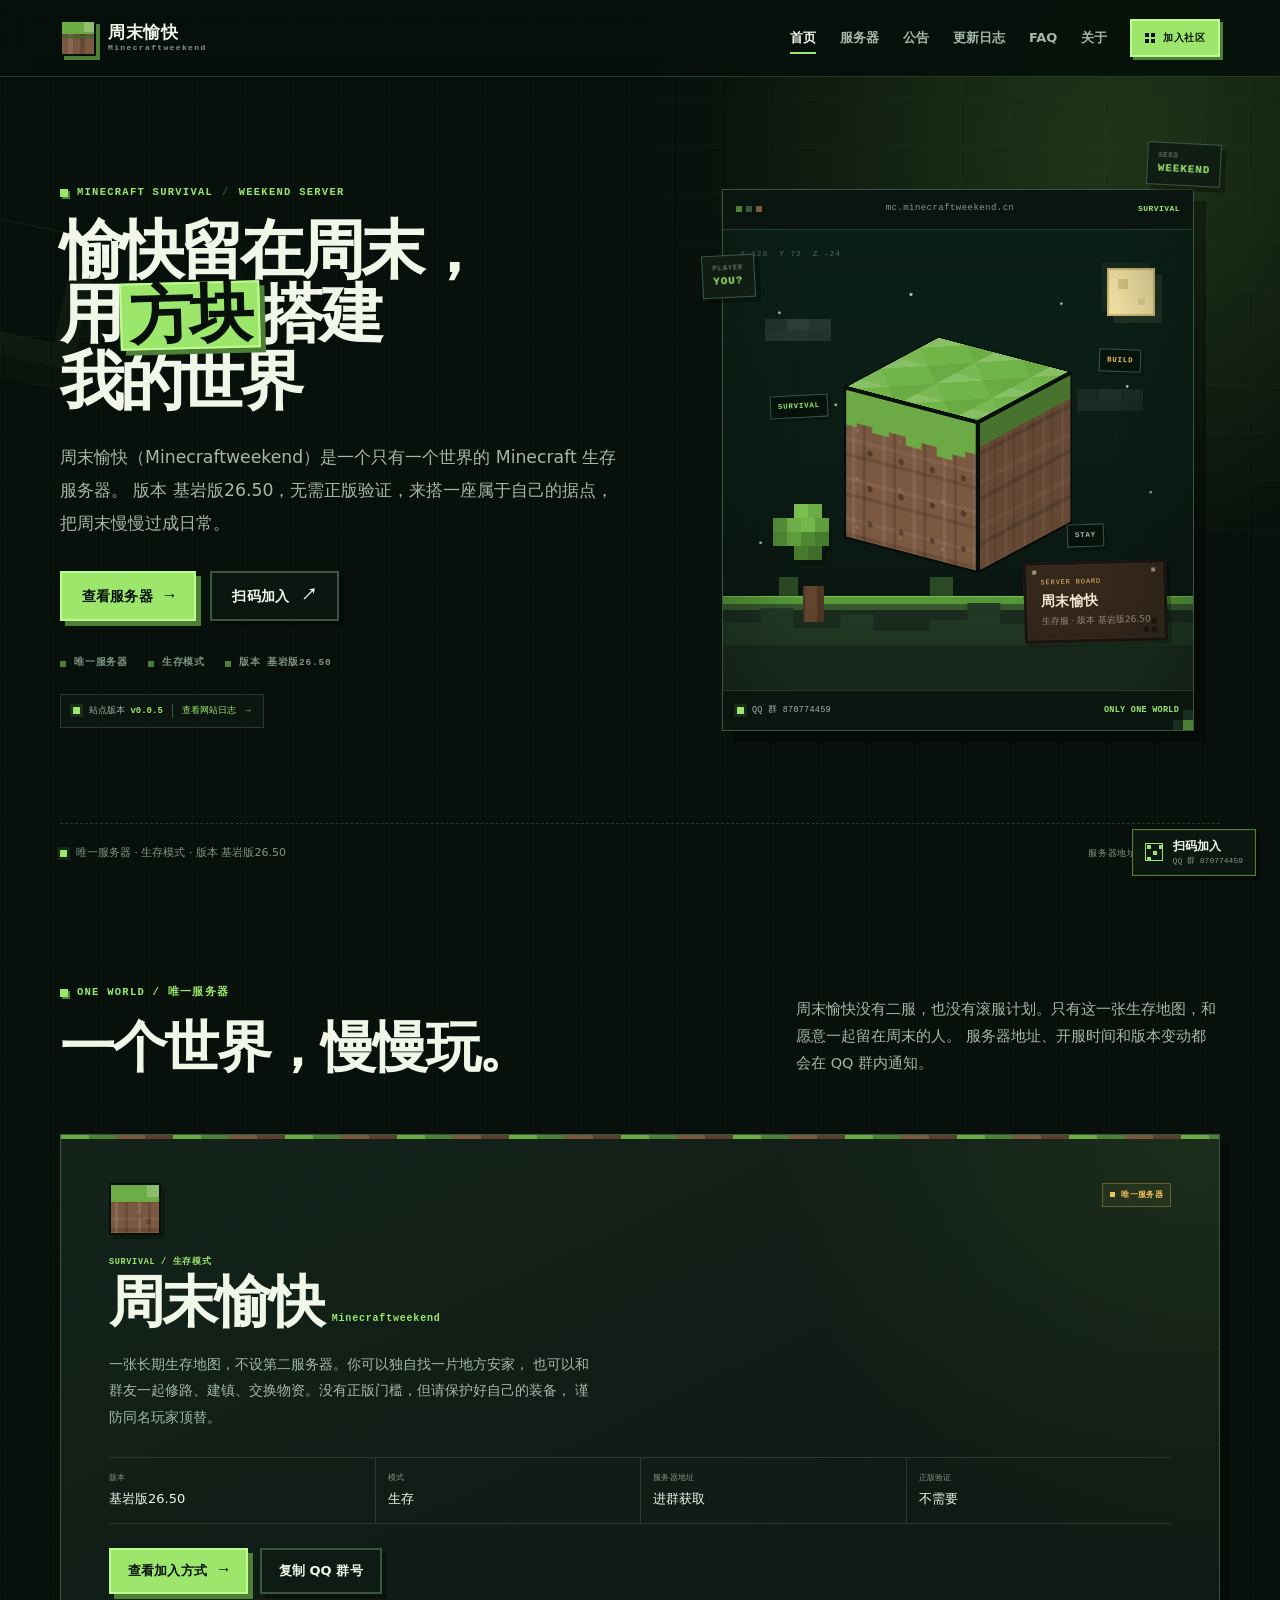
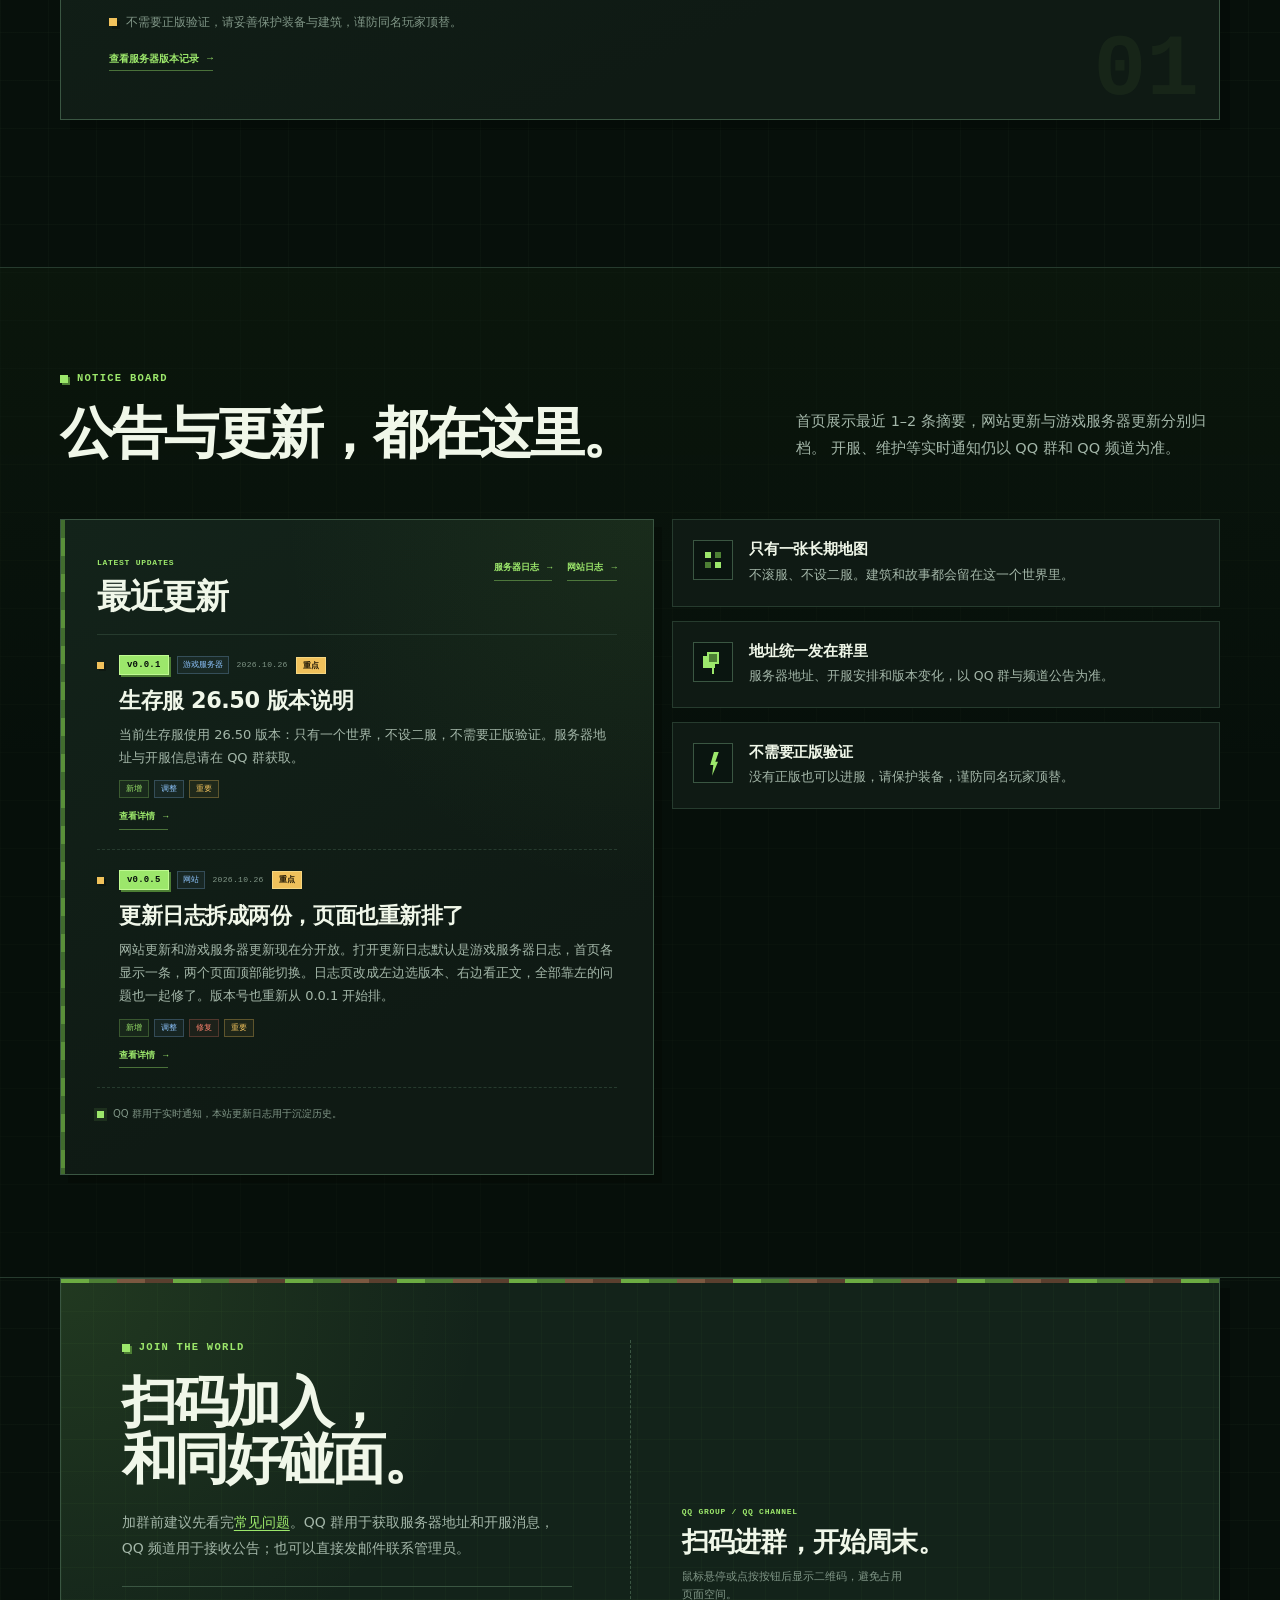
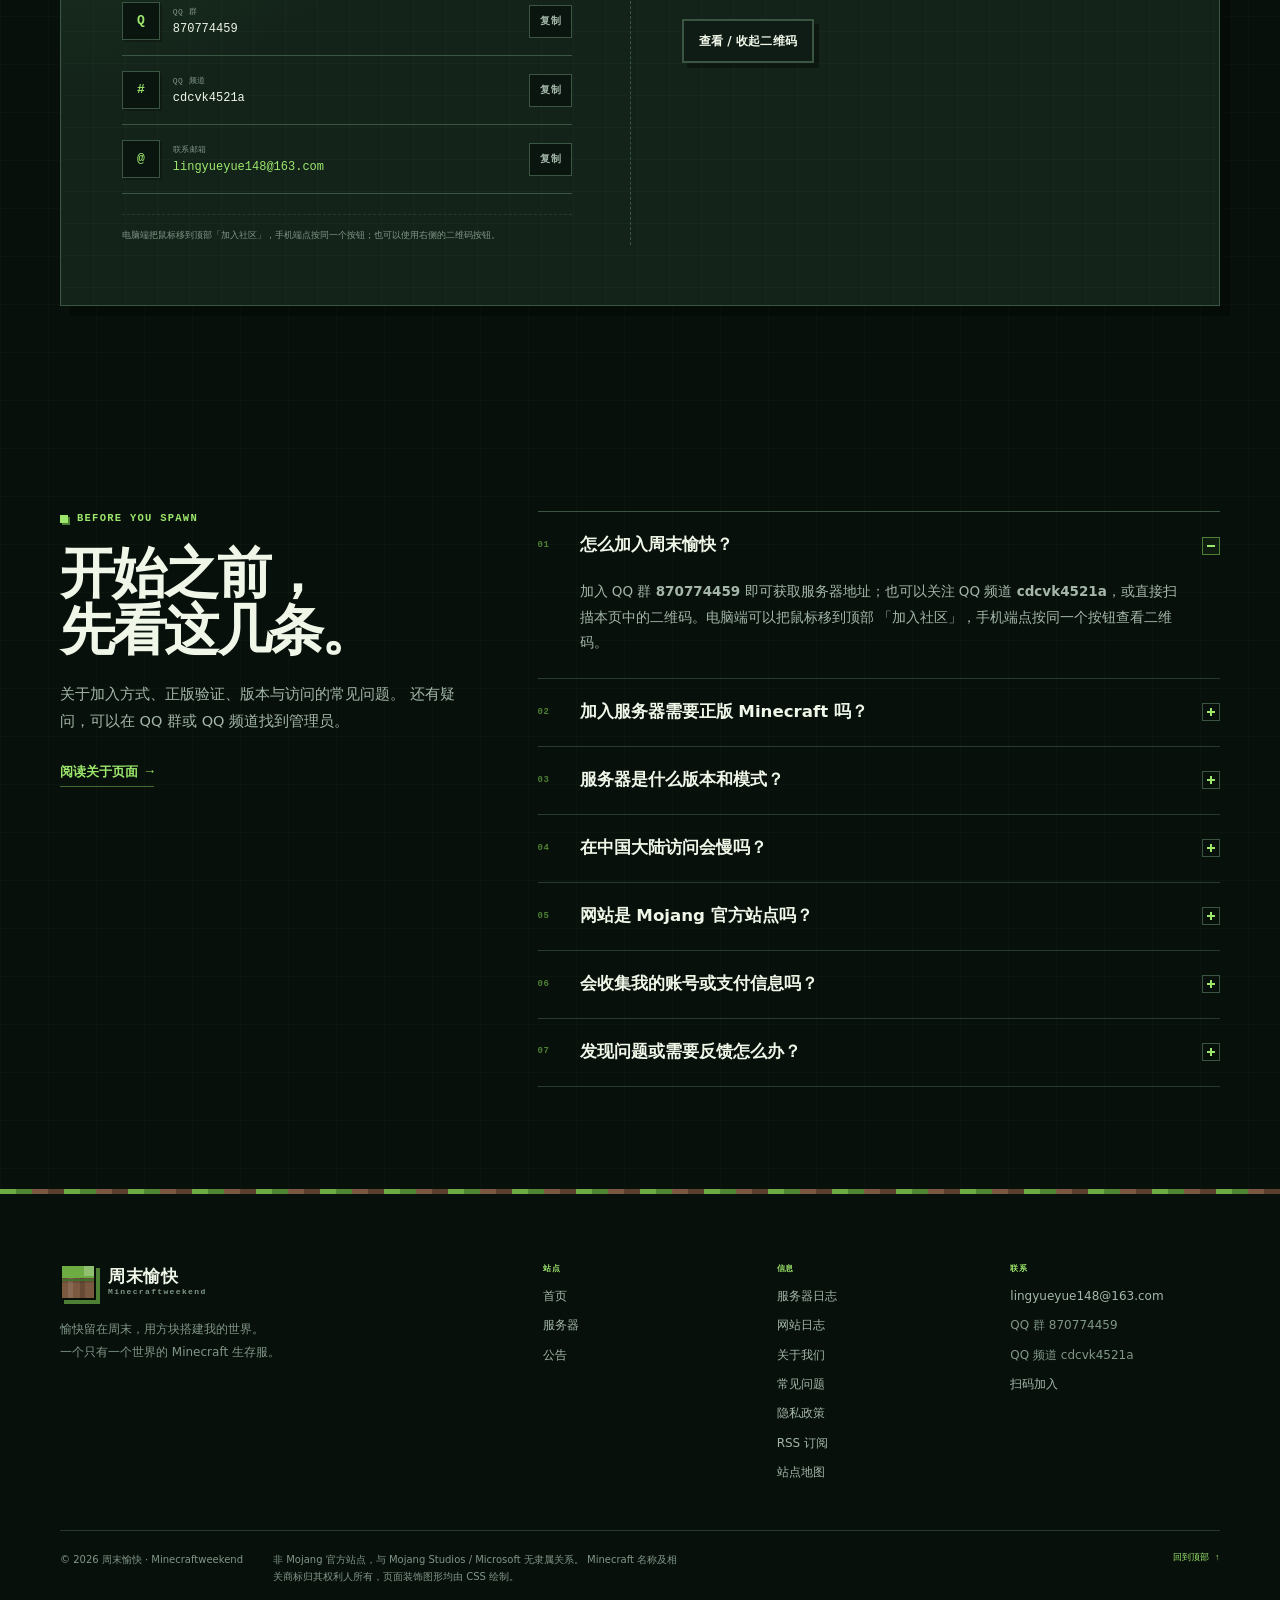
<file: index.html>
<!DOCTYPE html>
<html lang="zh-CN">
<head>
  <meta charset="UTF-8">
  <meta name="viewport" content="width=device-width, initial-scale=1">
  <title>周末愉快｜Minecraftweekend 生存服务器</title>
  <meta name="description" content="周末愉快（Minecraftweekend）是休闲、建筑、生存、养老的 Minecraft 生存服务器。版本 基岩版26.50，无需正版验证；加入 QQ 群 870774459 或 QQ 频道 cdcvk4521a，扫码即可加入。站点更新与版本变更记录见更新日志。">
  <meta name="keywords" content="周末愉快,Minecraftweekend,Minecraft服务器,我的世界服务器,生存服务器,QQ群,QQ频道">
  <meta name="author" content="周末愉快">
  <meta name="theme-color" content="#0a120e">
  <meta name="color-scheme" content="dark">
  <meta name="referrer" content="strict-origin-when-cross-origin">
  <link rel="canonical" href="https://mc.minecraftweekend.cn/">
  <link rel="icon" href="assets/img/favicon.svg" type="image/svg+xml">
  <link rel="alternate" type="application/rss+xml" title="周末愉快 · 网站更新" href="https://mc.minecraftweekend.cn/changelog.xml">
  <link rel="alternate" type="application/rss+xml" title="周末愉快 · 服务器更新" href="https://mc.minecraftweekend.cn/server-changelog.xml">
  <link rel="stylesheet" href="assets/css/style.css?v=20261026-7">

  <!-- Open Graph / 社交平台分享信息 -->
  <meta property="og:locale" content="zh_CN">
  <meta property="og:type" content="website">
  <meta property="og:site_name" content="周末愉快">
  <meta property="og:title" content="周末愉快｜Minecraftweekend 生存服务器">
  <meta property="og:description" content="把愉快留在周末，用方块搭建我的世界。版本 基岩版26.50 的 Minecraft 生存服，扫码加入。">
  <meta property="og:url" content="https://mc.minecraftweekend.cn/">
  <meta property="og:image" content="https://mc.minecraftweekend.cn/assets/img/og-cover.png">
  <meta property="og:image:type" content="image/png">
  <meta property="og:image:width" content="1200">
  <meta property="og:image:height" content="630">
  <meta property="og:image:alt" content="周末愉快 Minecraftweekend 生存服务器封面">
  <meta name="twitter:card" content="summary_large_image">
  <meta name="twitter:title" content="周末愉快｜Minecraftweekend">
  <meta name="twitter:description" content="把愉快留在周末，用方块搭建我的世界。版本 基岩版26.50 的生存服，只有一个世界。">
  <meta name="twitter:image" content="https://mc.minecraftweekend.cn/assets/img/og-cover.png">

  <!-- 尽早标记 JS 可用，移动端导航和渐进增强样式依赖这个 class -->
  <script>document.documentElement.classList.add('js');</script>

  <!-- 结构化数据：站点、组织与常见问题 -->
  <script type="application/ld+json">
  {
    "@context": "https://schema.org",
    "@graph": [
      {
        "@type": "WebSite",
        "@id": "https://mc.minecraftweekend.cn/#website",
        "url": "https://mc.minecraftweekend.cn/",
        "name": "周末愉快",
        "alternateName": "Minecraftweekend",
        "description": "Minecraftweekend 生存服务器与玩家社区。",
        "inLanguage": "zh-CN"
      },
      {
        "@type": "Organization",
        "@id": "https://mc.minecraftweekend.cn/#organization",
        "name": "周末愉快",
        "alternateName": "Minecraftweekend",
        "url": "https://mc.minecraftweekend.cn/",
        "email": "lingyueyue148@163.com",
        "logo": {
          "@type": "ImageObject",
          "url": "https://mc.minecraftweekend.cn/assets/img/favicon.svg"
        }
      },
      {
        "@type": "WebPage",
        "@id": "https://mc.minecraftweekend.cn/#webpage",
        "url": "https://mc.minecraftweekend.cn/",
        "name": "周末愉快｜Minecraftweekend 生存服务器",
        "isPartOf": { "@id": "https://mc.minecraftweekend.cn/#website" },
        "about": { "@id": "https://mc.minecraftweekend.cn/#organization" },
        "description": "版本 基岩版26.50 的 Minecraft 生存服务器，只有一个世界。",
        "inLanguage": "zh-CN"
      },
      {
        "@type": "FAQPage",
        "@id": "https://mc.minecraftweekend.cn/#faq",
        "mainEntity": [
          {
            "@type": "Question",
            "name": "怎么加入周末愉快？",
            "acceptedAnswer": {
              "@type": "Answer",
              "text": "加入 QQ 群 870774459 即可获取服务器地址；也可以关注 QQ 频道 cdcvk4521a，或直接扫描页面中的二维码。"
            }
          },
          {
            "@type": "Question",
            "name": "加入服务器需要正版 Minecraft 吗？",
            "acceptedAnswer": {
              "@type": "Answer",
              "text": "不需要。服务器不要求正版验证，因此请尽量保护好自己的装备，谨防同名玩家顶替。"
            }
          },
          {
            "@type": "Question",
            "name": "服务器是什么版本和模式？",
            "acceptedAnswer": {
              "@type": "Answer",
              "text": "服务器版本为 基岩版26.50，使用生存模式，目前只有一个服务器。服务器地址请在 QQ 群内获取。"
            }
          },
          {
            "@type": "Question",
            "name": "在中国大陆访问会慢吗？",
            "acceptedAnswer": {
              "@type": "Answer",
              "text": "不会。游戏服务器位于国内，正常情况下可以直连。本站网页使用 GitHub Pages 托管，网页加载速度仍可能受跨境线路影响。"
            }
          },
          {
            "@type": "Question",
            "name": "网站是 Mojang 官方站点吗？",
            "acceptedAnswer": {
              "@type": "Answer",
              "text": "不是。周末愉快是玩家自建的服务器与社区页面，与 Mojang Studios、Microsoft 没有隶属或授权关系。"
            }
          },
          {
            "@type": "Question",
            "name": "会收集我的账号或支付信息吗？",
            "acceptedAnswer": {
              "@type": "Answer",
              "text": "不会。本站没有登录、数据库与支付功能，不主动要求你填写敏感信息。托管平台可能记录基础访问日志，详见隐私政策。"
            }
          },
          {
            "@type": "Question",
            "name": "发现问题或需要反馈怎么办？",
            "acceptedAnswer": {
              "@type": "Answer",
              "text": "可以发送邮件至 lingyueyue148@163.com，或在 QQ 群 870774459、QQ 频道 cdcvk4521a 中联系管理员。"
            }
          }
        ]
      }
    ]
  }
  </script>
</head>
<body id="top">
  <a class="skip-link" href="#main-content">跳到主要内容</a>

  <header class="site-header" data-site-header>
    <div class="container header-inner">
      <a class="brand" href="index.html" aria-label="周末愉快首页">
        <span class="brand-mark" aria-hidden="true"></span>
        <span class="brand-text">
          <strong>周末愉快</strong>
          <small>Minecraftweekend</small>
        </span>
      </a>

      <nav class="site-nav" id="site-menu" aria-label="主导航">
        <a class="nav-link is-active" href="#top" data-spy-target="#top" aria-current="page">首页</a>
        <a class="nav-link" href="#servers" data-spy-target="#servers">服务器</a>
        <a class="nav-link" href="#notice" data-spy-target="#notice">公告</a>
        <a class="nav-link" href="server-changelog.html">更新日志</a>
        <a class="nav-link" href="#faq" data-spy-target="#faq">FAQ</a>
        <a class="nav-link" href="about.html">关于</a>

        <div class="nav-qr-wrap" data-qr-root>
          <button class="nav-join" type="button" data-qr-trigger data-spy-target="#join" aria-expanded="false" aria-controls="nav-qr-panel" aria-label="查看 QQ 群与 QQ 频道二维码">
            <span class="nav-join__icon" aria-hidden="true"></span>
            加入社区
          </button>

          <div class="nav-qr-panel" id="nav-qr-panel" data-qr-panel role="group" aria-label="QQ 群与 QQ 频道二维码" hidden>
            <div class="nav-qr-panel__head">
              <div>
                <span class="nav-qr-eyebrow">JOIN / 扫码加入</span>
                <strong>周末愉快</strong>
              </div>
              <button class="nav-qr-close" type="button" data-qr-close aria-label="关闭二维码面板">×</button>
            </div>

            <div class="nav-qr-grid">
              <figure class="qr-figure">
                <img src="assets/img/qq-group-qr.png" alt="周末愉快 QQ 群二维码，群号 870774459" width="1000" height="1000" loading="lazy" decoding="async" data-qq-kind="group" data-qq-value="870774459" tabindex="0" role="button" aria-label="点击拉起 QQ 群 870774459；失败会复制群号" title="点击拉起 QQ 群；失败会复制群号">
                <figcaption>
                  <span>QQ 群</span>
                  <strong>870774459</strong>
                </figcaption>
              </figure>
              <figure class="qr-figure">
                <img src="assets/img/qq-channel-qr.png" alt="周末愉快 QQ 频道二维码，频道号 cdcvk4521a" width="1000" height="1000" loading="lazy" decoding="async" data-qq-kind="channel" data-qq-value="cdcvk4521a" tabindex="0" role="button" aria-label="点击拉起 QQ 频道 cdcvk4521a；失败会复制频道码" title="点击拉起 QQ 频道；失败会复制频道码">
                <figcaption>
                  <span>QQ 频道</span>
                  <strong>cdcvk4521a</strong>
                </figcaption>
              </figure>
            </div>

            <div class="nav-qr-panel__foot">
              <span>点击二维码拉起 QQ</span>
              <a href="#join">查看详细加入方式 <span aria-hidden="true">→</span></a>
            </div>
          </div>
        </div>
      </nav>

      <button class="nav-toggle" type="button" aria-expanded="false" aria-controls="site-menu" aria-label="打开导航菜单" data-nav-toggle>
        <span class="nav-toggle__label" data-nav-label>菜单</span>
        <span class="nav-toggle__icon" aria-hidden="true">
          <span></span>
          <span></span>
          <span></span>
        </span>
      </button>
    </div>
  </header>

  <main id="main-content">
    <!-- 首屏：站点介绍与 CSS 绘制的方块场景 -->
    <section class="hero" aria-labelledby="hero-title">
      <div class="container hero-layout">
        <div class="hero-copy">
          <p class="eyebrow hero-enter">
            <span class="pixel-dot" aria-hidden="true"></span>
            MINECRAFT SURVIVAL
            <span class="eyebrow-sep" aria-hidden="true">/</span>
            WEEKEND SERVER
          </p>

          <h1 class="hero-title hero-enter" id="hero-title">
            愉快留在周末，<br>
            用<span class="highlight">方块</span>搭建<br>
            我的世界
          </h1>

          <p class="hero-lead hero-enter">
            周末愉快（Minecraftweekend）是一个只有一个世界的 Minecraft 生存服务器。
            版本 基岩版26.50，无需正版验证，来搭一座属于自己的据点，把周末慢慢过成日常。
          </p>

          <div class="hero-actions hero-enter">
            <a class="btn btn--primary" href="#servers">
              查看服务器
              <span class="btn-arrow" aria-hidden="true">→</span>
            </a>
            <a class="btn btn--ghost" href="#join">
              扫码加入
              <span class="btn-arrow" aria-hidden="true">↗</span>
            </a>
          </div>

          <ul class="hero-tags hero-enter" aria-label="服务器信息">
            <li>唯一服务器</li>
            <li>生存模式</li>
            <li>版本 基岩版26.50</li>
          </ul>

          <a class="hero-version-link hero-enter" href="changelog.html">
            <span class="status-dot" aria-hidden="true"></span>
            <span>站点版本 <strong data-latest-version>v0.0.5</strong></span>
            <span class="hero-version-link__more">查看网站日志 <span aria-hidden="true">→</span></span>
          </a>
        </div>

        <!-- 装饰性世界预览：关键信息在页面其他区域均有可访问文本 -->
        <div class="hero-visual hero-enter" aria-hidden="true">
          <div class="sticker sticker--top">
            <span>SEED</span>
            <strong>WEEKEND</strong>
          </div>

          <div class="world-card">
            <div class="world-toolbar">
              <span class="window-dots"><i></i><i></i><i></i></span>
              <span class="world-url">mc.minecraftweekend.cn</span>
              <span class="world-index">SURVIVAL</span>
            </div>

            <div class="world-scene">
              <div class="world-stars"></div>
              <div class="pixel-moon"></div>
              <div class="pixel-cloud pixel-cloud--a"></div>
              <div class="pixel-cloud pixel-cloud--b"></div>
              <div class="scene-coords">X 128&nbsp;&nbsp;Y 72&nbsp;&nbsp;Z -24</div>

              <div class="cube-stage">
                <div class="cube-float">
                  <div class="mega-cube">
                    <div class="cube-face cube-face--top"></div>
                    <div class="cube-face cube-face--front"></div>
                    <div class="cube-face cube-face--right"></div>
                    <div class="cube-face cube-face--back"></div>
                    <div class="cube-face cube-face--left"></div>
                  </div>
                </div>

                <span class="scene-label scene-label--a">SURVIVAL</span>
                <span class="scene-label scene-label--b">BUILD</span>
                <span class="scene-label scene-label--c">STAY</span>
              </div>

              <div class="pixel-tree">
                <span class="pixel-tree__leaves"></span>
                <span class="pixel-tree__trunk"></span>
              </div>

              <div class="world-ground"></div>

              <div class="pixel-sign">
                <span class="pixel-sign__pin"></span>
                <span class="pixel-sign__eyebrow">SERVER BOARD</span>
                <strong>周末愉快</strong>
                <small>生存服 · 版本 基岩版26.50</small>
              </div>
            </div>

            <div class="world-footer">
              <span class="world-status"><i class="status-dot"></i> QQ 群 870774459</span>
              <span class="world-edition">ONLY ONE WORLD</span>
            </div>
          </div>

          <div class="sticker sticker--bottom">
            <span>PLAYER</span>
            <strong>YOU?</strong>
          </div>
        </div>
      </div>

      <div class="container hero-footnote">
        <p><span class="status-dot" aria-hidden="true"></span> 唯一服务器 · 生存模式 · 版本 基岩版26.50</p>
        <span class="mono">服务器地址请加入 QQ 群获取</span>
      </div>
    </section>

    <!-- 唯一服务器 -->
    <section class="section" id="servers" aria-labelledby="servers-title">
      <div class="container">
        <div class="section-head reveal">
          <div>
            <p class="eyebrow">
              <span class="pixel-dot" aria-hidden="true"></span>
              ONE WORLD / 唯一服务器
            </p>
            <h2 class="section-title" id="servers-title">一个世界，慢慢玩。</h2>
          </div>
          <p class="section-desc">
            周末愉快没有二服，也没有滚服计划。只有这一张生存地图，和愿意一起留在周末的人。
            服务器地址、开服时间和版本变动都会在 QQ 群内通知。
          </p>
        </div>

        <article class="server-showcase reveal" aria-labelledby="server-name">
          <div class="server-showcase__main">
            <div class="server-card__top">
              <span class="block-icon block-icon--grass" aria-hidden="true"></span>
              <span class="state-tag">唯一服务器</span>
            </div>

            <p class="server-type">SURVIVAL / 生存模式</p>
            <h3 class="server-name" id="server-name">
              周末愉快
              <span>Minecraftweekend</span>
            </h3>
            <p class="server-intro">
              一张长期生存地图，不设第二服务器。你可以独自找一片地方安家，
              也可以和群友一起修路、建镇、交换物资。没有正版门槛，但请保护好自己的装备，
              谨防同名玩家顶替。
            </p>

            <dl class="server-facts">
              <div>
                <dt>版本</dt>
                <dd>基岩版26.50</dd>
              </div>
              <div>
                <dt>模式</dt>
                <dd>生存</dd>
              </div>
              <div>
                <dt>服务器地址</dt>
                <dd>进群获取</dd>
              </div>
              <div>
                <dt>正版验证</dt>
                <dd>不需要</dd>
              </div>
            </dl>

            <div class="server-showcase__actions">
              <a class="btn btn--primary" href="#join">
                查看加入方式
                <span class="btn-arrow" aria-hidden="true">→</span>
              </a>
              <button class="btn btn--ghost" type="button" data-copy="870774459" data-copy-name="QQ 群号">
                复制 QQ 群号
              </button>
            </div>

            <p class="server-warning">
              <span class="note-mark" aria-hidden="true"></span>
              不需要正版验证，请妥善保护装备与建筑，谨防同名玩家顶替。
            </p>

            <a class="text-link server-log-link" href="server-changelog.html">
              查看服务器版本记录
              <span aria-hidden="true">→</span>
            </a>
          </div>

        </article>

        <p class="section-note reveal">
          <span class="note-mark" aria-hidden="true"></span>
          只有这一个服务器：生存模式，版本 基岩版26.50。地址与开服安排以 QQ 群公告为准。
        </p>
      </div>
    </section>

    <!-- 公告与特色 -->
    <section class="section section--notice" id="notice" aria-labelledby="notice-title">
      <div class="container">
        <div class="section-head reveal">
          <div>
            <p class="eyebrow">
              <span class="pixel-dot" aria-hidden="true"></span>
              NOTICE BOARD
            </p>
            <h2 class="section-title" id="notice-title">公告与更新，都在这里。</h2>
          </div>
          <p class="section-desc">
            首页展示最近 1–2 条摘要，网站更新与游戏服务器更新分别归档。
            开服、维护等实时通知仍以 QQ 群和 QQ 频道为准。
          </p>
        </div>

        <div class="notice-layout">
          <div class="latest-updates reveal">
            <div class="latest-updates__head">
              <div>
                <p class="qr-panel-kicker">LATEST UPDATES</p>
                <h3>最近更新</h3>
              </div>
              <div class="latest-updates__links">
                <a class="text-link" href="server-changelog.html">
                  服务器日志
                  <span aria-hidden="true">→</span>
                </a>
                <a class="text-link" href="changelog.html">
                  网站日志
                  <span aria-hidden="true">→</span>
                </a>
              </div>
            </div>

            <div class="latest-list" data-changelog-latest aria-live="polite">
              <p class="latest-state">正在读取最新更新…</p>
              <noscript>
                <p>
                  更新摘要需要 JavaScript 才能读取，请直接打开
                  <a href="server-changelog.html">服务器日志</a>或
                  <a href="changelog.html">网站日志</a>。
                </p>
              </noscript>
            </div>

            <p class="latest-updates__foot">
              <span class="status-dot" aria-hidden="true"></span>
              QQ 群用于实时通知，本站更新日志用于沉淀历史。
            </p>
          </div>

          <div class="feature-stack">
            <article class="feature-card reveal" style="--reveal-delay: 80ms;">
              <span class="feature-icon feature-icon--grid" aria-hidden="true"></span>
              <div>
                <h3>只有一张长期地图</h3>
                <p>不滚服、不设二服。建筑和故事都会留在这一个世界里。</p>
              </div>
            </article>

            <article class="feature-card reveal" style="--reveal-delay: 140ms;">
              <span class="feature-icon feature-icon--pin" aria-hidden="true"></span>
              <div>
                <h3>地址统一发在群里</h3>
                <p>服务器地址、开服安排和版本变化，以 QQ 群与频道公告为准。</p>
              </div>
            </article>

            <article class="feature-card reveal" style="--reveal-delay: 200ms;">
              <span class="feature-icon feature-icon--bolt" aria-hidden="true"></span>
              <div>
                <h3>不需要正版验证</h3>
                <p>没有正版也可以进服，请保护装备，谨防同名玩家顶替。</p>
              </div>
            </article>
          </div>
        </div>
      </div>
    </section>

    <!-- 加入方式：QQ 群、QQ 频道、邮箱 -->
    <section class="join-section" id="join" aria-labelledby="join-title">
      <div class="container">
        <div class="join-panel join-panel--qr reveal">
          <div class="join-copy">
            <p class="eyebrow">
              <span class="pixel-dot" aria-hidden="true"></span>
              JOIN THE WORLD
            </p>
            <h2 class="section-title" id="join-title">扫码加入，<br>和同好碰面。</h2>
            <p>
              加群前建议先看完<a href="#faq">常见问题</a>。QQ 群用于获取服务器地址和开服消息，
              QQ 频道用于接收公告；也可以直接发邮件联系管理员。
            </p>

            <ul class="contact-list" aria-label="社区联系方式">
              <li class="contact-row">
                <span class="contact-glyph" aria-hidden="true">Q</span>
                <span class="contact-text">
                  <span class="contact-label">QQ 群</span>
                  <strong>870774459</strong>
                </span>
                <button class="copy-btn" type="button" data-copy="870774459" data-copy-name="QQ 群号">复制</button>
              </li>

              <li class="contact-row">
                <span class="contact-glyph" aria-hidden="true">#</span>
                <span class="contact-text">
                  <span class="contact-label">QQ 频道</span>
                  <strong>cdcvk4521a</strong>
                </span>
                <button class="copy-btn" type="button" data-copy="cdcvk4521a" data-copy-name="QQ 频道号">复制</button>
              </li>

              <li class="contact-row">
                <span class="contact-glyph" aria-hidden="true">@</span>
                <span class="contact-text">
                  <span class="contact-label">联系邮箱</span>
                  <a class="contact-link" href="mailto:lingyueyue148@163.com">lingyueyue148@163.com</a>
                </span>
                <button class="copy-btn" type="button" data-copy="lingyueyue148@163.com" data-copy-name="联系邮箱">复制</button>
              </li>
            </ul>

            <p class="join-small">
              电脑端把鼠标移到顶部「加入社区」，手机端点按同一个按钮；也可以使用右侧的二维码按钮。
            </p>
          </div>

          <div class="join-qr-side" data-qr-root>
            <div class="join-qr-heading">
              <p class="qr-panel-kicker">QQ GROUP / QQ CHANNEL</p>
              <h3>扫码进群，开始周末。</h3>
              <p class="join-qr-hint">鼠标悬停或点按按钮后显示二维码，避免占用页面空间。</p>
              <button class="btn btn--ghost join-qr-toggle" type="button" data-qr-trigger aria-expanded="false" aria-controls="join-qr-panel">
                查看 / 收起二维码
              </button>
            </div>

            <div class="join-qr-panel" id="join-qr-panel" data-qr-panel hidden>
              <div class="join-qr-panel__head">
                <span class="qr-panel-kicker">SCAN TO JOIN</span>
                <button class="nav-qr-close" type="button" data-qr-close aria-label="关闭二维码弹层">×</button>
              </div>

              <div class="join-qr-grid">
                <figure class="qr-figure">
                  <img src="assets/img/qq-group-qr.png" alt="周末愉快 QQ 群二维码，群号 870774459" width="1000" height="1000" loading="lazy" decoding="async" data-qq-kind="group" data-qq-value="870774459" tabindex="0" role="button" aria-label="点击拉起 QQ 群 870774459；失败会复制群号" title="点击拉起 QQ 群；失败会复制群号">
                  <figcaption>
                    <span>QQ 群</span>
                    <strong>870774459</strong>
                  </figcaption>
                </figure>
                <figure class="qr-figure">
                  <img src="assets/img/qq-channel-qr.png" alt="周末愉快 QQ 频道二维码，频道号 cdcvk4521a" width="1000" height="1000" loading="lazy" decoding="async" data-qq-kind="channel" data-qq-value="cdcvk4521a" tabindex="0" role="button" aria-label="点击拉起 QQ 频道 cdcvk4521a；失败会复制频道码" title="点击拉起 QQ 频道；失败会复制频道码">
                  <figcaption>
                    <span>QQ 频道</span>
                    <strong>cdcvk4521a</strong>
                  </figcaption>
                </figure>
              </div>

              <p>点击二维码拉起 QQ；手机 QQ 扫码也可以。拉起失败会自动复制群号或频道码。</p>
            </div>
          </div>
        </div>
      </div>
    </section>

    <!-- 常见问题 -->
    <section class="section" id="faq" aria-labelledby="faq-title">
      <div class="container faq-layout">
        <div class="faq-intro reveal">
          <p class="eyebrow">
            <span class="pixel-dot" aria-hidden="true"></span>
            BEFORE YOU SPAWN
          </p>
          <h2 class="section-title" id="faq-title">开始之前，<br>先看这几条。</h2>
          <p class="section-desc">
            关于加入方式、正版验证、版本与访问的常见问题。
            还有疑问，可以在 QQ 群或 QQ 频道找到管理员。
          </p>
          <a class="text-link" href="about.html">阅读关于页面 <span aria-hidden="true">→</span></a>
        </div>

        <div class="faq-list reveal" style="--reveal-delay: 80ms;">
          <details class="faq-item" open>
            <summary>
              <span class="faq-index" aria-hidden="true">01</span>
              <span class="faq-question">怎么加入周末愉快？</span>
              <span class="faq-plus" aria-hidden="true"></span>
            </summary>
            <div class="faq-answer">
              <p>
                加入 QQ 群 <strong>870774459</strong> 即可获取服务器地址；也可以关注 QQ 频道
                <strong>cdcvk4521a</strong>，或直接扫描本页中的二维码。电脑端可以把鼠标移到顶部
                「加入社区」，手机端点按同一个按钮查看二维码。
              </p>
            </div>
          </details>

          <details class="faq-item">
            <summary>
              <span class="faq-index" aria-hidden="true">02</span>
              <span class="faq-question">加入服务器需要正版 Minecraft 吗？</span>
              <span class="faq-plus" aria-hidden="true"></span>
            </summary>
            <div class="faq-answer">
              <p>
                不需要。服务器不要求正版验证，因此请尽量保护好自己的装备，
                谨防同名玩家顶替。遇到可疑情况请在 QQ 群联系管理员。
              </p>
            </div>
          </details>

          <details class="faq-item">
            <summary>
              <span class="faq-index" aria-hidden="true">03</span>
              <span class="faq-question">服务器是什么版本和模式？</span>
              <span class="faq-plus" aria-hidden="true"></span>
            </summary>
            <div class="faq-answer">
              <p>
                服务器版本为 <strong>基岩版26.50</strong>，使用生存模式，目前只有一个服务器。
                服务器地址和开服安排请在 QQ 群内获取。
              </p>
            </div>
          </details>

          <details class="faq-item">
            <summary>
              <span class="faq-index" aria-hidden="true">04</span>
              <span class="faq-question">在中国大陆访问会慢吗？</span>
              <span class="faq-plus" aria-hidden="true"></span>
            </summary>
            <div class="faq-answer">
              <p>
                不会。游戏服务器位于国内，正常网络环境下可以直连。
                需要说明的是，本站网页由 GitHub Pages 托管，网页加载速度仍可能受到跨境线路影响。
              </p>
            </div>
          </details>

          <details class="faq-item">
            <summary>
              <span class="faq-index" aria-hidden="true">05</span>
              <span class="faq-question">网站是 Mojang 官方站点吗？</span>
              <span class="faq-plus" aria-hidden="true"></span>
            </summary>
            <div class="faq-answer">
              <p>
                不是。周末愉快是玩家自建的服务器与社区页面，与 Mojang Studios、Microsoft
                没有隶属或授权关系。页面中的方块图形均由 CSS 绘制，不使用官方素材。
              </p>
            </div>
          </details>

          <details class="faq-item">
            <summary>
              <span class="faq-index" aria-hidden="true">06</span>
              <span class="faq-question">会收集我的账号或支付信息吗？</span>
              <span class="faq-plus" aria-hidden="true"></span>
            </summary>
            <div class="faq-answer">
              <p>
                不会。本站没有登录、数据库与支付功能，不主动要求你填写敏感信息。
                托管平台可能记录基础访问日志，详情请阅读<a href="privacy.html">隐私政策</a>。
              </p>
            </div>
          </details>

          <details class="faq-item">
            <summary>
              <span class="faq-index" aria-hidden="true">07</span>
              <span class="faq-question">发现问题或需要反馈怎么办？</span>
              <span class="faq-plus" aria-hidden="true"></span>
            </summary>
            <div class="faq-answer">
              <p>
                可以发送邮件至 <a href="mailto:lingyueyue148@163.com">lingyueyue148@163.com</a>，
                或在 QQ 群 870774459、QQ 频道 cdcvk4521a 中联系管理员。
                如果涉及页面内容错误，也欢迎直接告诉我们。
              </p>
            </div>
          </details>
        </div>
      </div>
    </section>
  </main>

  <footer class="site-footer">
    <div class="container">
      <div class="footer-main">
        <div class="footer-brand">
          <a class="brand" href="index.html" aria-label="周末愉快首页">
            <span class="brand-mark" aria-hidden="true"></span>
            <span class="brand-text">
              <strong>周末愉快</strong>
              <small>Minecraftweekend</small>
            </span>
          </a>
          <p>愉快留在周末，用方块搭建我的世界。<br>一个只有一个世界的 Minecraft 生存服。</p>
        </div>

        <nav class="footer-nav" aria-label="页脚导航">
          <div>
            <h2>站点</h2>
            <a href="#top">首页</a>
            <a href="#servers">服务器</a>
            <a href="#notice">公告</a>
          </div>
          <div>
            <h2>信息</h2>
            <a href="server-changelog.html">服务器日志</a>
            <a href="changelog.html">网站日志</a>
            <a href="about.html">关于我们</a>
            <a href="#faq">常见问题</a>
            <a href="privacy.html">隐私政策</a>
            <a href="changelog.xml">RSS 订阅</a>
            <a href="sitemap.xml">站点地图</a>
          </div>
          <div>
            <h2>联系</h2>
            <a href="mailto:lingyueyue148@163.com">lingyueyue148@163.com</a>
            <span>QQ 群 870774459</span>
            <span>QQ 频道 cdcvk4521a</span>
            <a href="#join">扫码加入</a>
          </div>
        </nav>
      </div>

      <div class="footer-bottom">
        <p>© <span data-current-year>2026</span> 周末愉快 · Minecraftweekend</p>
        <p class="footer-legal">
          非 Mojang 官方站点，与 Mojang Studios / Microsoft 无隶属关系。
          Minecraft 名称及相关商标归其权利人所有，页面装饰图形均由 CSS 绘制。
        </p>
        <a class="back-to-top" href="#top">回到顶部 <span aria-hidden="true">↑</span></a>
      </div>
    </div>
  </footer>

  <!-- 复制反馈的无障碍播报区 -->
  <div class="toast" role="status" aria-live="polite" aria-atomic="true" data-toast></div>

  <script src="assets/js/main.js?v=20261026-7" defer></script>
  <script src="assets/js/changelog.js?v=20261026-7" defer></script>
</body>
</html>
</file>
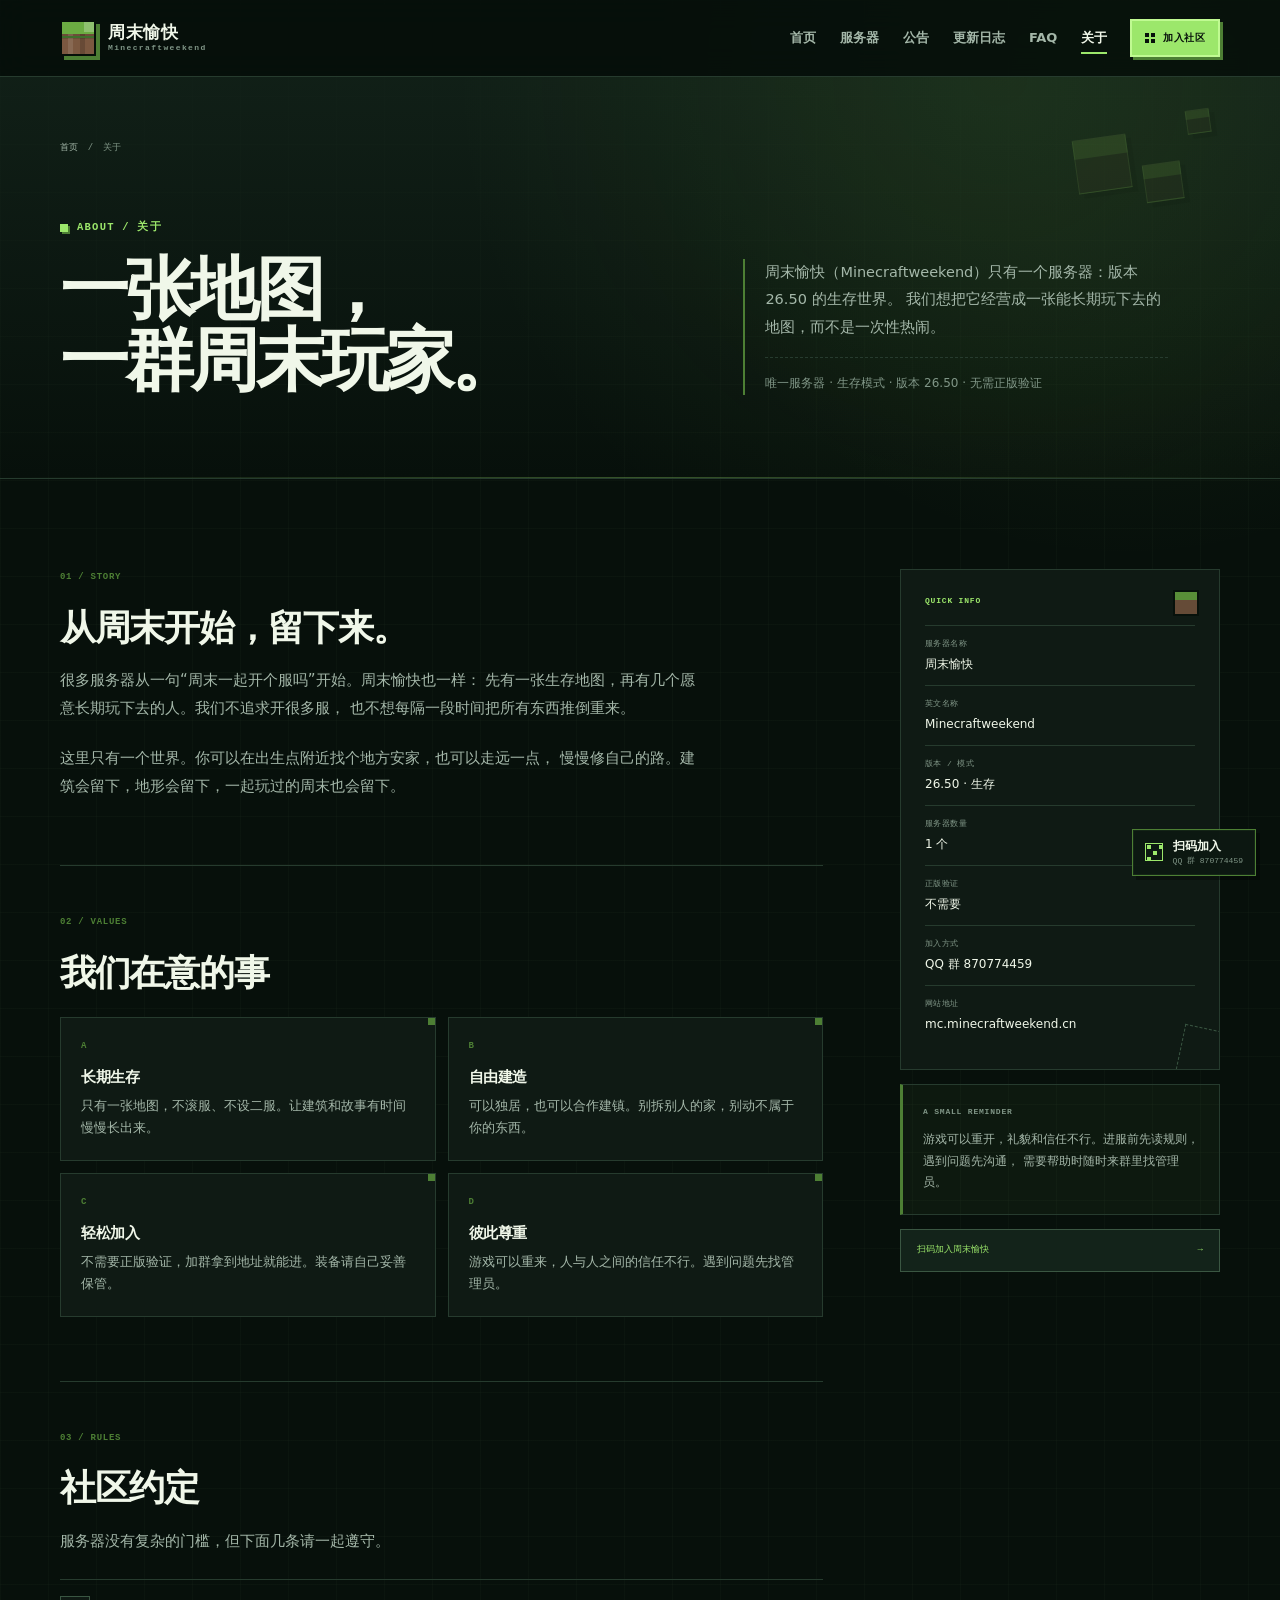
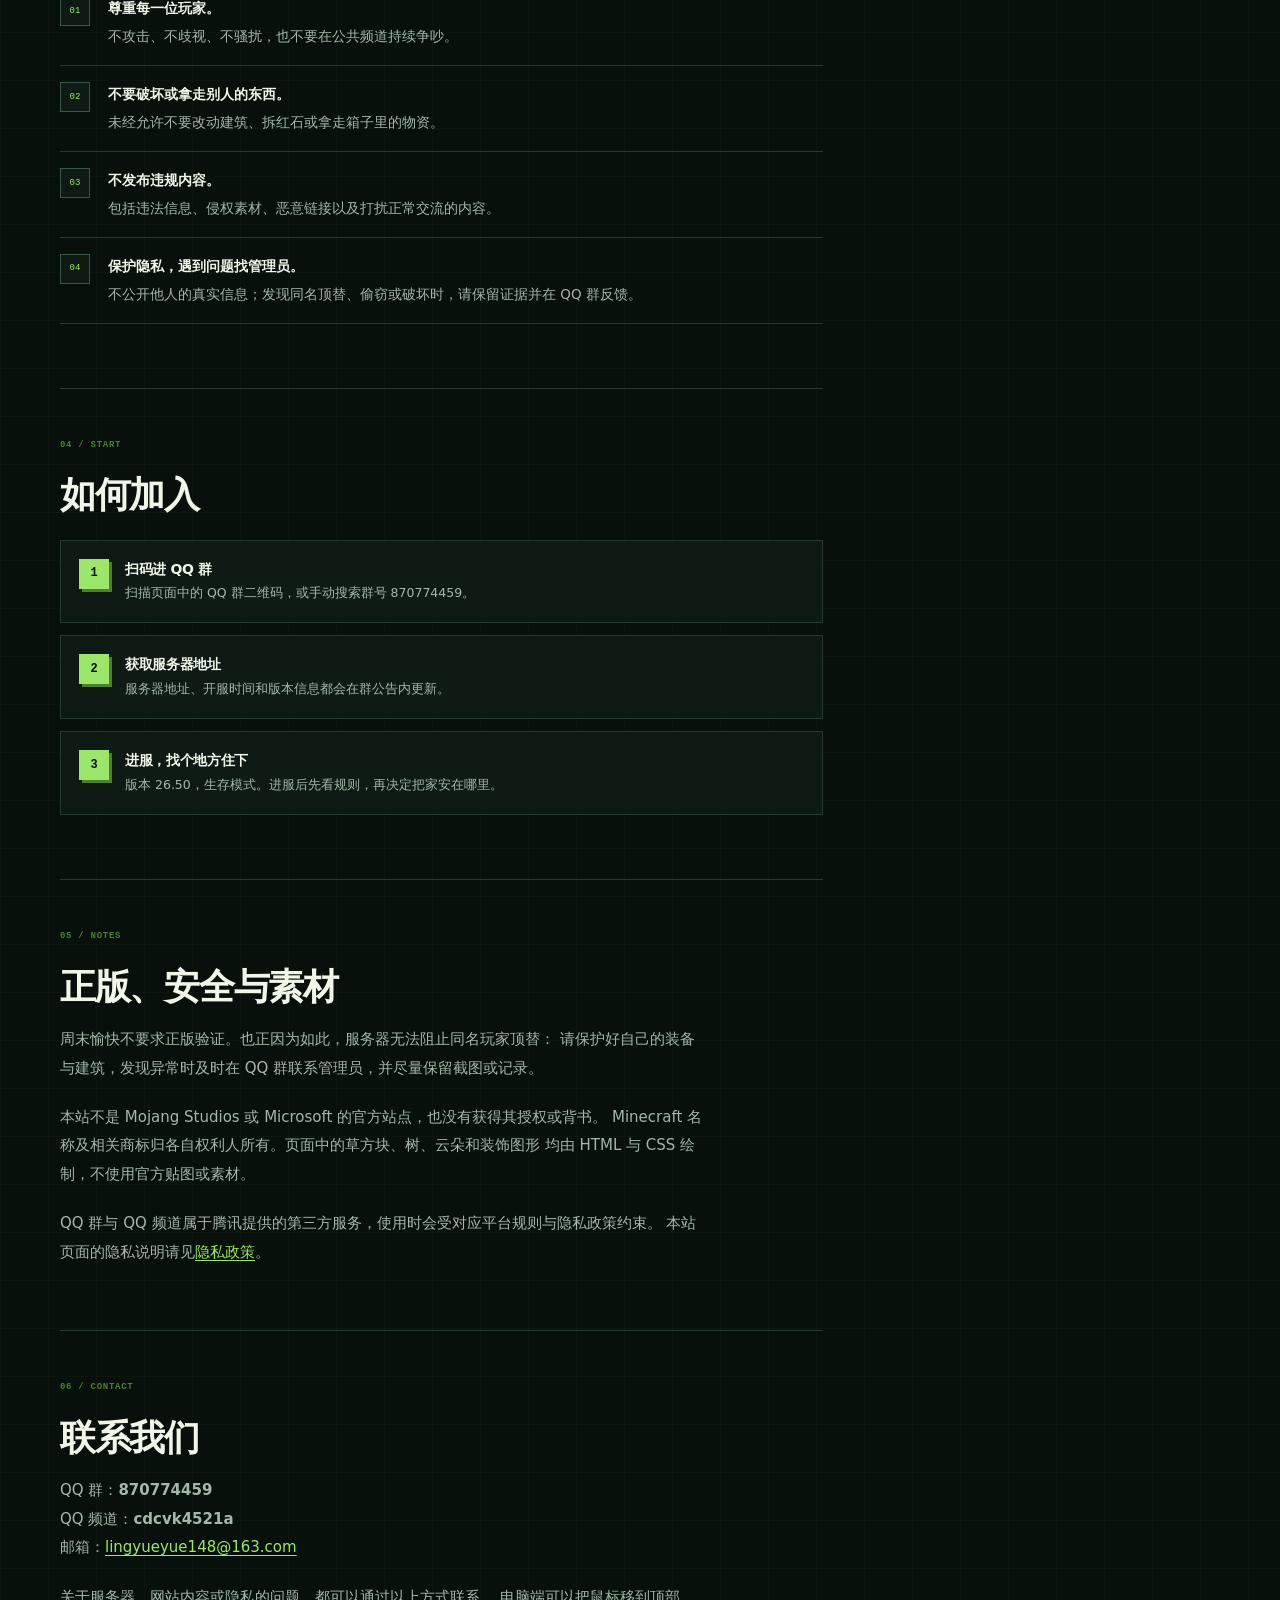
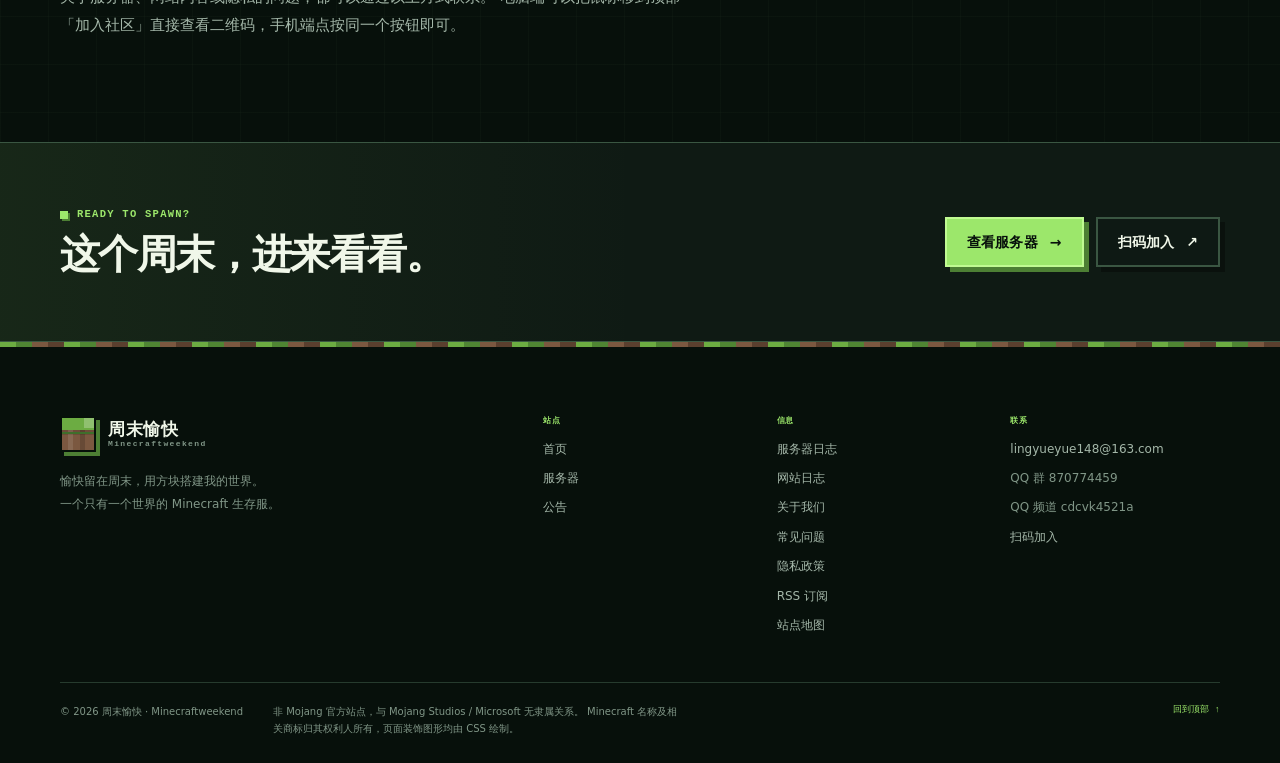
<file: about.html>
<!DOCTYPE html>
<html lang="zh-CN">
<head>
  <meta charset="UTF-8">
  <meta name="viewport" content="width=device-width, initial-scale=1">
  <title>关于周末愉快｜Minecraftweekend 生存服务器</title>
  <meta name="description" content="了解周末愉快（Minecraftweekend）：一个版本 26.50、只有一张地图的 Minecraft 生存服务器，以及我们的社区约定和加入方式。">
  <meta name="keywords" content="周末愉快,Minecraftweekend,关于,Minecraft生存服务器,服务器规则">
  <meta name="author" content="周末愉快">
  <meta name="theme-color" content="#0a120e">
  <meta name="color-scheme" content="dark">
  <meta name="referrer" content="strict-origin-when-cross-origin">
  <link rel="canonical" href="https://mc.minecraftweekend.cn/about.html">
  <link rel="icon" href="assets/img/favicon.svg" type="image/svg+xml">
  <link rel="alternate" type="application/rss+xml" title="周末愉快 · 网站更新" href="https://mc.minecraftweekend.cn/changelog.xml">
  <link rel="alternate" type="application/rss+xml" title="周末愉快 · 服务器更新" href="https://mc.minecraftweekend.cn/server-changelog.xml">
  <link rel="stylesheet" href="assets/css/style.css?v=20261026-6">

  <meta property="og:locale" content="zh_CN">
  <meta property="og:type" content="website">
  <meta property="og:site_name" content="周末愉快">
  <meta property="og:title" content="关于周末愉快｜Minecraftweekend 生存服务器">
  <meta property="og:description" content="一个版本 26.50、只有一张地图的 Minecraft 生存服务器。了解社区约定与加入方式。">
  <meta property="og:url" content="https://mc.minecraftweekend.cn/about.html">
  <meta property="og:image" content="https://mc.minecraftweekend.cn/assets/img/og-cover.png">
  <meta property="og:image:type" content="image/png">
  <meta property="og:image:width" content="1200">
  <meta property="og:image:height" content="630">
  <meta property="og:image:alt" content="周末愉快 Minecraftweekend 生存服务器封面">
  <meta name="twitter:card" content="summary_large_image">
  <meta name="twitter:title" content="关于周末愉快｜Minecraftweekend">
  <meta name="twitter:description" content="一个版本 26.50、只有一张地图的 Minecraft 生存服务器。">
  <meta name="twitter:image" content="https://mc.minecraftweekend.cn/assets/img/og-cover.png">

  <script>document.documentElement.classList.add('js');</script>

  <script type="application/ld+json">
  {
    "@context": "https://schema.org",
    "@type": "AboutPage",
    "@id": "https://mc.minecraftweekend.cn/about.html#webpage",
    "url": "https://mc.minecraftweekend.cn/about.html",
    "name": "关于周末愉快｜Minecraftweekend 生存服务器",
    "description": "周末愉快的服务器介绍、社区约定与加入方式。",
    "inLanguage": "zh-CN",
    "isPartOf": {
      "@type": "WebSite",
      "@id": "https://mc.minecraftweekend.cn/#website",
      "url": "https://mc.minecraftweekend.cn/",
      "name": "周末愉快"
    },
    "about": {
      "@type": "Organization",
      "name": "周末愉快",
      "alternateName": "Minecraftweekend",
      "url": "https://mc.minecraftweekend.cn/",
      "email": "lingyueyue148@163.com"
    }
  }
  </script>
</head>
<body id="top">
  <a class="skip-link" href="#main-content">跳到主要内容</a>

  <header class="site-header" data-site-header>
    <div class="container header-inner">
      <a class="brand" href="index.html" aria-label="周末愉快首页">
        <span class="brand-mark" aria-hidden="true"></span>
        <span class="brand-text">
          <strong>周末愉快</strong>
          <small>Minecraftweekend</small>
        </span>
      </a>

      <nav class="site-nav" id="site-menu" aria-label="主导航">
        <a class="nav-link" href="index.html">首页</a>
        <a class="nav-link" href="index.html#servers">服务器</a>
        <a class="nav-link" href="index.html#notice">公告</a>
        <a class="nav-link" href="server-changelog.html">更新日志</a>
        <a class="nav-link" href="index.html#faq">FAQ</a>
        <a class="nav-link is-active" href="about.html" aria-current="page">关于</a>

        <div class="nav-qr-wrap" data-qr-root>
          <button class="nav-join" type="button" data-qr-trigger aria-expanded="false" aria-controls="nav-qr-panel" aria-label="查看 QQ 群与 QQ 频道二维码">
            <span class="nav-join__icon" aria-hidden="true"></span>
            加入社区
          </button>

          <div class="nav-qr-panel" id="nav-qr-panel" data-qr-panel role="group" aria-label="QQ 群与 QQ 频道二维码" hidden>
            <div class="nav-qr-panel__head">
              <div>
                <span class="nav-qr-eyebrow">JOIN / 扫码加入</span>
                <strong>周末愉快</strong>
              </div>
              <button class="nav-qr-close" type="button" data-qr-close aria-label="关闭二维码面板">×</button>
            </div>

            <div class="nav-qr-grid">
              <figure class="qr-figure">
                <img src="assets/img/qq-group-qr.png" alt="周末愉快 QQ 群二维码，群号 870774459" width="1000" height="1000" loading="lazy" decoding="async" data-qq-kind="group" data-qq-value="870774459" tabindex="0" role="button" aria-label="点击拉起 QQ 群 870774459；失败会复制群号" title="点击拉起 QQ 群；失败会复制群号">
                <figcaption>
                  <span>QQ 群</span>
                  <strong>870774459</strong>
                </figcaption>
              </figure>
              <figure class="qr-figure">
                <img src="assets/img/qq-channel-qr.png" alt="周末愉快 QQ 频道二维码，频道号 cdcvk4521a" width="1000" height="1000" loading="lazy" decoding="async" data-qq-kind="channel" data-qq-value="cdcvk4521a" tabindex="0" role="button" aria-label="点击拉起 QQ 频道 cdcvk4521a；失败会复制频道码" title="点击拉起 QQ 频道；失败会复制频道码">
                <figcaption>
                  <span>QQ 频道</span>
                  <strong>cdcvk4521a</strong>
                </figcaption>
              </figure>
            </div>

            <div class="nav-qr-panel__foot">
              <span>点击二维码拉起 QQ</span>
              <a href="index.html#join">查看详细加入方式 <span aria-hidden="true">→</span></a>
            </div>
          </div>
        </div>
      </nav>

      <button class="nav-toggle" type="button" aria-expanded="false" aria-controls="site-menu" aria-label="打开导航菜单" data-nav-toggle>
        <span class="nav-toggle__label" data-nav-label>菜单</span>
        <span class="nav-toggle__icon" aria-hidden="true">
          <span></span>
          <span></span>
          <span></span>
        </span>
      </button>
    </div>
  </header>

  <main id="main-content">
    <section class="page-hero" aria-labelledby="page-title">
      <div class="page-hero__decor" aria-hidden="true">
        <span></span><span></span><span></span>
      </div>
      <div class="container">
        <nav class="breadcrumb" aria-label="面包屑导航">
          <a href="index.html">首页</a>
          <span aria-hidden="true">/</span>
          <span aria-current="page">关于</span>
        </nav>

        <div class="page-hero__grid">
          <div>
            <p class="eyebrow">
              <span class="pixel-dot" aria-hidden="true"></span>
              ABOUT / 关于
            </p>
            <h1 class="page-title" id="page-title">一张地图，<br>一群周末玩家。</h1>
          </div>
          <div class="page-intro">
            <p>
              周末愉快（Minecraftweekend）只有一个服务器：版本 26.50 的生存世界。
              我们想把它经营成一张能长期玩下去的地图，而不是一次性热闹。
            </p>
            <p class="page-intro__meta">
              唯一服务器 · 生存模式 · 版本 26.50 · 无需正版验证
            </p>
          </div>
        </div>
      </div>
    </section>

    <section class="section section--about" aria-label="关于服务器">
      <div class="container article-layout">
        <article class="prose">
          <section aria-labelledby="story-title">
            <p class="prose-kicker">01 / STORY</p>
            <h2 id="story-title">从周末开始，留下来。</h2>
            <p>
              很多服务器从一句“周末一起开个服吗”开始。周末愉快也一样：
              先有一张生存地图，再有几个愿意长期玩下去的人。我们不追求开很多服，
              也不想每隔一段时间把所有东西推倒重来。
            </p>
            <p>
              这里只有一个世界。你可以在出生点附近找个地方安家，也可以走远一点，
              慢慢修自己的路。建筑会留下，地形会留下，一起玩过的周末也会留下。
            </p>
          </section>

          <section aria-labelledby="values-title">
            <p class="prose-kicker">02 / VALUES</p>
            <h2 id="values-title">我们在意的事</h2>

            <div class="value-grid">
              <article class="value-card">
                <span class="value-index" aria-hidden="true">A</span>
                <h3>长期生存</h3>
                <p>只有一张地图，不滚服、不设二服。让建筑和故事有时间慢慢长出来。</p>
              </article>
              <article class="value-card">
                <span class="value-index" aria-hidden="true">B</span>
                <h3>自由建造</h3>
                <p>可以独居，也可以合作建镇。别拆别人的家，别动不属于你的东西。</p>
              </article>
              <article class="value-card">
                <span class="value-index" aria-hidden="true">C</span>
                <h3>轻松加入</h3>
                <p>不需要正版验证，加群拿到地址就能进。装备请自己妥善保管。</p>
              </article>
              <article class="value-card">
                <span class="value-index" aria-hidden="true">D</span>
                <h3>彼此尊重</h3>
                <p>游戏可以重来，人与人之间的信任不行。遇到问题先找管理员。</p>
              </article>
            </div>
          </section>

          <section aria-labelledby="rules-title">
            <p class="prose-kicker">03 / RULES</p>
            <h2 id="rules-title">社区约定</h2>
            <p>服务器没有复杂的门槛，但下面几条请一起遵守。</p>
            <ol class="rules-list">
              <li>
                <strong>尊重每一位玩家。</strong>
                不攻击、不歧视、不骚扰，也不要在公共频道持续争吵。
              </li>
              <li>
                <strong>不要破坏或拿走别人的东西。</strong>
                未经允许不要改动建筑、拆红石或拿走箱子里的物资。
              </li>
              <li>
                <strong>不发布违规内容。</strong>
                包括违法信息、侵权素材、恶意链接以及打扰正常交流的内容。
              </li>
              <li>
                <strong>保护隐私，遇到问题找管理员。</strong>
                不公开他人的真实信息；发现同名顶替、偷窃或破坏时，请保留证据并在 QQ 群反馈。
              </li>
            </ol>
          </section>

          <section aria-labelledby="start-title">
            <p class="prose-kicker">04 / START</p>
            <h2 id="start-title">如何加入</h2>
            <div class="step-list">
              <div class="step">
                <span class="step-number" aria-hidden="true">1</span>
                <div>
                  <h3>扫码进 QQ 群</h3>
                  <p>扫描页面中的 QQ 群二维码，或手动搜索群号 870774459。</p>
                </div>
              </div>
              <div class="step">
                <span class="step-number" aria-hidden="true">2</span>
                <div>
                  <h3>获取服务器地址</h3>
                  <p>服务器地址、开服时间和版本信息都会在群公告内更新。</p>
                </div>
              </div>
              <div class="step">
                <span class="step-number" aria-hidden="true">3</span>
                <div>
                  <h3>进服，找个地方住下</h3>
                  <p>版本 26.50，生存模式。进服后先看规则，再决定把家安在哪里。</p>
                </div>
              </div>
            </div>
          </section>

          <section aria-labelledby="license-title">
            <p class="prose-kicker">05 / NOTES</p>
            <h2 id="license-title">正版、安全与素材</h2>
            <p>
              周末愉快不要求正版验证。也正因为如此，服务器无法阻止同名玩家顶替：
              请保护好自己的装备与建筑，发现异常时及时在 QQ 群联系管理员，并尽量保留截图或记录。
            </p>
            <p>
              本站不是 Mojang Studios 或 Microsoft 的官方站点，也没有获得其授权或背书。
              Minecraft 名称及相关商标归各自权利人所有。页面中的草方块、树、云朵和装饰图形
              均由 HTML 与 CSS 绘制，不使用官方贴图或素材。
            </p>
            <p>
              QQ 群与 QQ 频道属于腾讯提供的第三方服务，使用时会受对应平台规则与隐私政策约束。
              本站页面的隐私说明请见<a href="privacy.html">隐私政策</a>。
            </p>
          </section>

          <section aria-labelledby="contact-title">
            <p class="prose-kicker">06 / CONTACT</p>
            <h2 id="contact-title">联系我们</h2>
            <p>
              QQ 群：<strong>870774459</strong><br>
              QQ 频道：<strong>cdcvk4521a</strong><br>
              邮箱：<a href="mailto:lingyueyue148@163.com">lingyueyue148@163.com</a>
            </p>
            <p>
              关于服务器、网站内容或隐私的问题，都可以通过以上方式联系。
              电脑端可以把鼠标移到顶部「加入社区」直接查看二维码，手机端点按同一个按钮即可。
            </p>
          </section>
        </article>

        <aside class="about-aside" aria-label="服务器信息">
          <div class="aside-card">
            <span class="aside-block" aria-hidden="true"></span>
            <p class="aside-kicker">QUICK INFO</p>
            <dl class="info-list">
              <div>
                <dt>服务器名称</dt>
                <dd>周末愉快</dd>
              </div>
              <div>
                <dt>英文名称</dt>
                <dd>Minecraftweekend</dd>
              </div>
              <div>
                <dt>版本 / 模式</dt>
                <dd>26.50 · 生存</dd>
              </div>
              <div>
                <dt>服务器数量</dt>
                <dd>1 个</dd>
              </div>
              <div>
                <dt>正版验证</dt>
                <dd>不需要</dd>
              </div>
              <div>
                <dt>加入方式</dt>
                <dd>QQ 群 870774459</dd>
              </div>
              <div>
                <dt>网站地址</dt>
                <dd>mc.minecraftweekend.cn</dd>
              </div>
            </dl>
          </div>

          <div class="aside-note">
            <p class="aside-kicker">A SMALL REMINDER</p>
            <p>
              游戏可以重开，礼貌和信任不行。进服前先读规则，遇到问题先沟通，
              需要帮助时随时来群里找管理员。
            </p>
          </div>

          <a class="aside-link" href="index.html#join">
            扫码加入周末愉快
            <span aria-hidden="true">→</span>
          </a>
        </aside>
      </div>
    </section>

    <section class="cta-band" aria-labelledby="cta-title">
      <div class="container cta-band__inner">
        <div>
          <p class="eyebrow">
            <span class="pixel-dot" aria-hidden="true"></span>
            READY TO SPAWN?
          </p>
          <h2 id="cta-title">这个周末，进来看看。</h2>
        </div>
        <div class="cta-band__actions">
          <a class="btn btn--primary" href="index.html#servers">查看服务器 <span aria-hidden="true">→</span></a>
          <a class="btn btn--ghost" href="index.html#join">扫码加入 <span aria-hidden="true">↗</span></a>
        </div>
      </div>
    </section>
  </main>

  <footer class="site-footer">
    <div class="container">
      <div class="footer-main">
        <div class="footer-brand">
          <a class="brand" href="index.html" aria-label="周末愉快首页">
            <span class="brand-mark" aria-hidden="true"></span>
            <span class="brand-text">
              <strong>周末愉快</strong>
              <small>Minecraftweekend</small>
            </span>
          </a>
          <p>愉快留在周末，用方块搭建我的世界。<br>一个只有一个世界的 Minecraft 生存服。</p>
        </div>

        <nav class="footer-nav" aria-label="页脚导航">
          <div>
            <h2>站点</h2>
            <a href="index.html">首页</a>
            <a href="index.html#servers">服务器</a>
            <a href="index.html#notice">公告</a>
          </div>
          <div>
            <h2>信息</h2>
            <a href="server-changelog.html">服务器日志</a>
            <a href="changelog.html">网站日志</a>
            <a href="about.html" aria-current="page">关于我们</a>
            <a href="index.html#faq">常见问题</a>
            <a href="privacy.html">隐私政策</a>
            <a href="changelog.xml">RSS 订阅</a>
            <a href="sitemap.xml">站点地图</a>
          </div>
          <div>
            <h2>联系</h2>
            <a href="mailto:lingyueyue148@163.com">lingyueyue148@163.com</a>
            <span>QQ 群 870774459</span>
            <span>QQ 频道 cdcvk4521a</span>
            <a href="index.html#join">扫码加入</a>
          </div>
        </nav>
      </div>

      <div class="footer-bottom">
        <p>© <span data-current-year>2026</span> 周末愉快 · Minecraftweekend</p>
        <p class="footer-legal">
          非 Mojang 官方站点，与 Mojang Studios / Microsoft 无隶属关系。
          Minecraft 名称及相关商标归其权利人所有，页面装饰图形均由 CSS 绘制。
        </p>
        <a class="back-to-top" href="#top">回到顶部 <span aria-hidden="true">↑</span></a>
      </div>
    </div>
  </footer>

  <div class="toast" role="status" aria-live="polite" aria-atomic="true" data-toast></div>

  <script src="assets/js/main.js?v=20261026-6" defer></script>
</body>
</html>
</file>
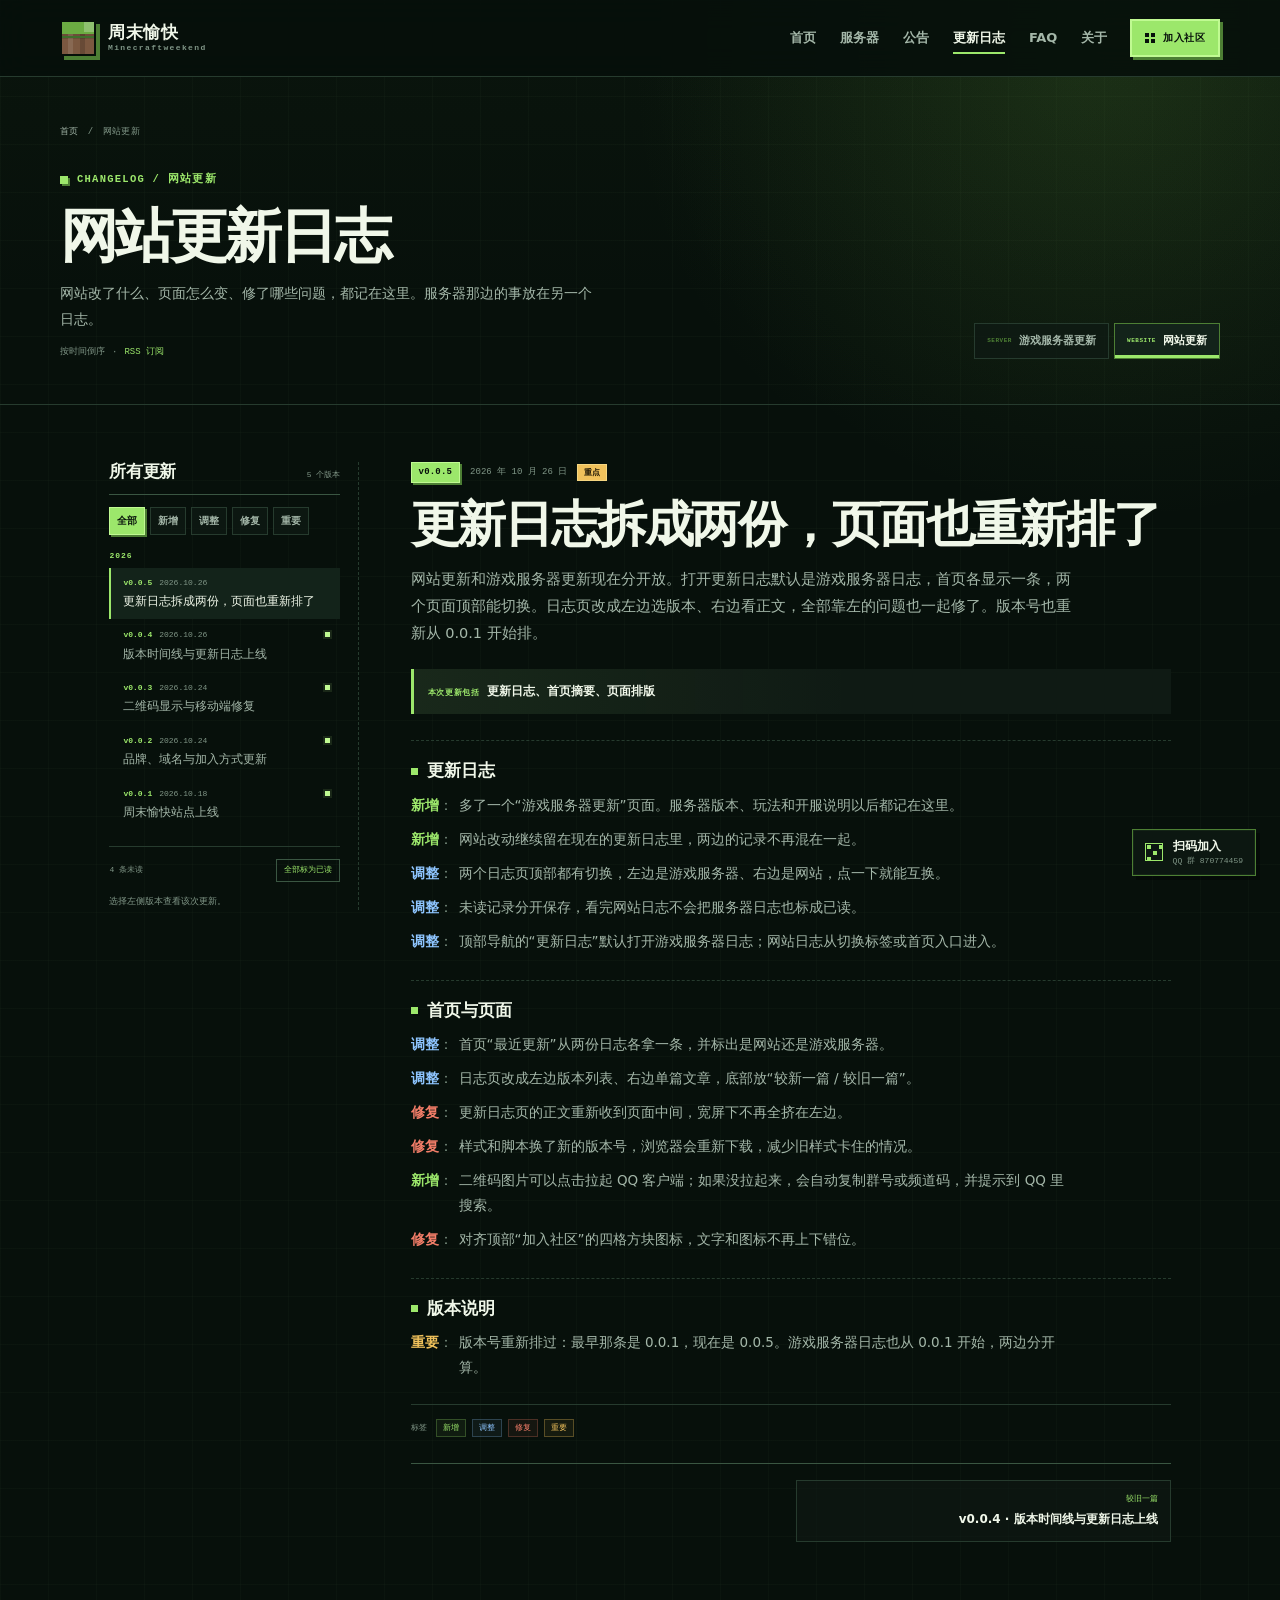
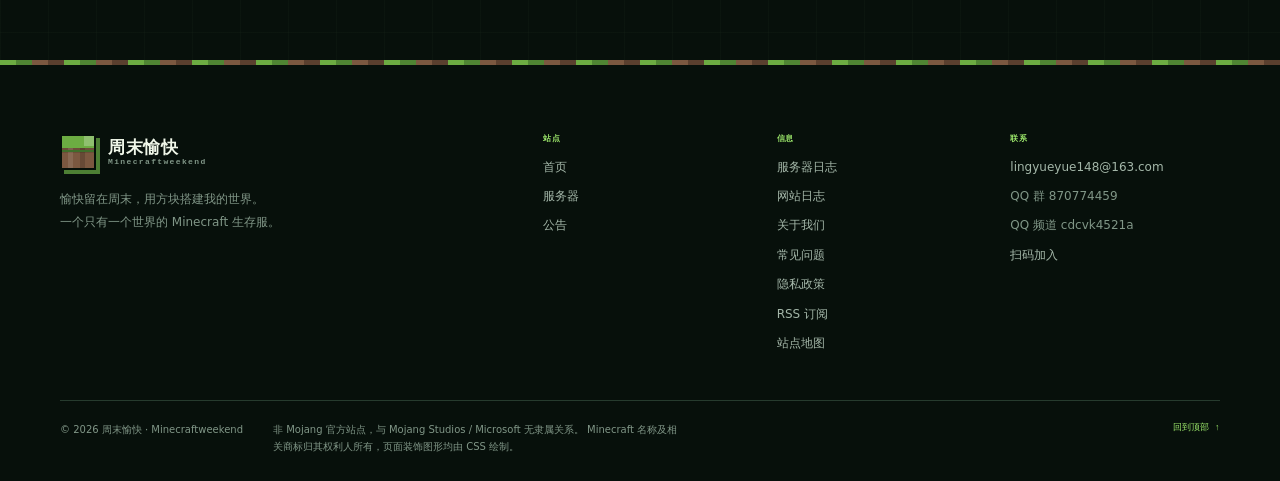
<file: changelog.html>
<!DOCTYPE html>
<html lang="zh-CN">
<head>
  <meta charset="UTF-8">
  <meta name="viewport" content="width=device-width, initial-scale=1">
  <title>网站更新日志｜周末愉快</title>
  <meta name="description" content="周末愉快网站版本更新记录：按时间查看网站的新增、调整、修复与重要变更。游戏服务器版本记录请查看服务器更新日志。">
  <meta name="keywords" content="周末愉快,更新日志,版本记录,Minecraftweekend,Minecraft服务器">
  <meta name="author" content="周末愉快">
  <meta name="theme-color" content="#0a120e">
  <meta name="color-scheme" content="dark">
  <meta name="referrer" content="strict-origin-when-cross-origin">
  <link rel="canonical" href="https://mc.minecraftweekend.cn/changelog.html">
  <link rel="icon" href="assets/img/favicon.svg" type="image/svg+xml">
  <link rel="alternate" type="application/rss+xml" title="周末愉快 · 网站更新" href="https://mc.minecraftweekend.cn/changelog.xml">
  <link rel="alternate" type="application/rss+xml" title="周末愉快 · 服务器更新" href="https://mc.minecraftweekend.cn/server-changelog.xml">
  <link rel="stylesheet" href="assets/css/style.css?v=20261026-6">

  <meta property="og:locale" content="zh_CN">
  <meta property="og:type" content="website">
  <meta property="og:site_name" content="周末愉快">
  <meta property="og:title" content="网站更新日志｜周末愉快">
  <meta property="og:description" content="按时间查看周末愉快网站的新增、调整、修复与重要变更。">
  <meta property="og:url" content="https://mc.minecraftweekend.cn/changelog.html">
  <meta property="og:image" content="https://mc.minecraftweekend.cn/assets/img/og-cover.png">
  <meta property="og:image:type" content="image/png">
  <meta property="og:image:width" content="1200">
  <meta property="og:image:height" content="630">
  <meta property="og:image:alt" content="周末愉快 Minecraftweekend 生存服务器封面">
  <meta name="twitter:card" content="summary_large_image">
  <meta name="twitter:title" content="网站更新日志｜周末愉快">
  <meta name="twitter:description" content="按时间查看周末愉快网站的新增、调整、修复与重要变更。">
  <meta name="twitter:image" content="https://mc.minecraftweekend.cn/assets/img/og-cover.png">

  <script>document.documentElement.classList.add('js');</script>

  <script type="application/ld+json">
  {
    "@context": "https://schema.org",
    "@graph": [
      {
        "@type": "CollectionPage",
        "@id": "https://mc.minecraftweekend.cn/changelog.html#webpage",
        "url": "https://mc.minecraftweekend.cn/changelog.html",
        "name": "网站更新日志｜周末愉快",
        "description": "周末愉快网站版本更新记录与变更说明。",
        "inLanguage": "zh-CN",
        "isPartOf": {
          "@type": "WebSite",
          "@id": "https://mc.minecraftweekend.cn/#website",
          "url": "https://mc.minecraftweekend.cn/",
          "name": "周末愉快"
        },
        "about": {
          "@type": "Organization",
          "name": "周末愉快",
          "alternateName": "Minecraftweekend",
          "url": "https://mc.minecraftweekend.cn/"
        }
      },
      {
        "@type": "BreadcrumbList",
        "itemListElement": [
          {
            "@type": "ListItem",
            "position": 1,
            "name": "首页",
            "item": "https://mc.minecraftweekend.cn/"
          },
          {
            "@type": "ListItem",
            "position": 2,
            "name": "网站更新日志",
            "item": "https://mc.minecraftweekend.cn/changelog.html"
          }
        ]
      }
    ]
  }
  </script>
</head>
<body id="top">
  <a class="skip-link" href="#main-content">跳到主要内容</a>

  <header class="site-header" data-site-header>
    <div class="container header-inner">
      <a class="brand" href="index.html" aria-label="周末愉快首页">
        <span class="brand-mark" aria-hidden="true"></span>
        <span class="brand-text">
          <strong>周末愉快</strong>
          <small>Minecraftweekend</small>
        </span>
      </a>

      <nav class="site-nav" id="site-menu" aria-label="主导航">
        <a class="nav-link" href="index.html">首页</a>
        <a class="nav-link" href="index.html#servers">服务器</a>
        <a class="nav-link" href="index.html#notice">公告</a>
        <a class="nav-link is-active" href="server-changelog.html">更新日志</a>
        <a class="nav-link" href="index.html#faq">FAQ</a>
        <a class="nav-link" href="about.html">关于</a>

        <div class="nav-qr-wrap" data-qr-root>
          <button class="nav-join" type="button" data-qr-trigger aria-expanded="false" aria-controls="nav-qr-panel" aria-label="查看 QQ 群与 QQ 频道二维码">
            <span class="nav-join__icon" aria-hidden="true"></span>
            加入社区
          </button>

          <div class="nav-qr-panel" id="nav-qr-panel" data-qr-panel role="group" aria-label="QQ 群与 QQ 频道二维码" hidden>
            <div class="nav-qr-panel__head">
              <div>
                <span class="nav-qr-eyebrow">JOIN / 扫码加入</span>
                <strong>周末愉快</strong>
              </div>
              <button class="nav-qr-close" type="button" data-qr-close aria-label="关闭二维码面板">×</button>
            </div>

            <div class="nav-qr-grid">
              <figure class="qr-figure">
                <img src="assets/img/qq-group-qr.png" alt="周末愉快 QQ 群二维码，群号 870774459" width="1000" height="1000" loading="lazy" decoding="async" data-qq-kind="group" data-qq-value="870774459" tabindex="0" role="button" aria-label="点击拉起 QQ 群 870774459；失败会复制群号" title="点击拉起 QQ 群；失败会复制群号">
                <figcaption>
                  <span>QQ 群</span>
                  <strong>870774459</strong>
                </figcaption>
              </figure>
              <figure class="qr-figure">
                <img src="assets/img/qq-channel-qr.png" alt="周末愉快 QQ 频道二维码，频道号 cdcvk4521a" width="1000" height="1000" loading="lazy" decoding="async" data-qq-kind="channel" data-qq-value="cdcvk4521a" tabindex="0" role="button" aria-label="点击拉起 QQ 频道 cdcvk4521a；失败会复制频道码" title="点击拉起 QQ 频道；失败会复制频道码">
                <figcaption>
                  <span>QQ 频道</span>
                  <strong>cdcvk4521a</strong>
                </figcaption>
              </figure>
            </div>

            <div class="nav-qr-panel__foot">
              <span>点击二维码拉起 QQ</span>
              <a href="index.html#join">查看详细加入方式 <span aria-hidden="true">→</span></a>
            </div>
          </div>
        </div>
      </nav>

      <button class="nav-toggle" type="button" aria-expanded="false" aria-controls="site-menu" aria-label="打开导航菜单" data-nav-toggle>
        <span class="nav-toggle__label" data-nav-label>菜单</span>
        <span class="nav-toggle__icon" aria-hidden="true">
          <span></span>
          <span></span>
          <span></span>
        </span>
      </button>
    </div>
  </header>

  <main id="main-content" class="log-page" data-changelog-page data-changelog-kind="website" data-changelog-source="changelog.json">
    <section class="log-head" aria-labelledby="page-title">
      <div class="container">
        <nav class="breadcrumb" aria-label="面包屑导航">
          <a href="index.html">首页</a>
          <span aria-hidden="true">/</span>
          <span aria-current="page">网站更新</span>
        </nav>

        <div class="log-head__top">
          <div class="log-head__copy">
            <p class="eyebrow">
              <span class="pixel-dot" aria-hidden="true"></span>
              CHANGELOG / 网站更新
            </p>
            <h1 class="log-head__title" id="page-title">网站更新日志</h1>
            <p class="log-head__desc">网站改了什么、页面怎么变、修了哪些问题，都记在这里。服务器那边的事放在另一个日志。</p>
            <p class="log-head__meta">
              按时间倒序
              <span aria-hidden="true">·</span>
              <a href="changelog.xml">RSS 订阅</a>
            </p>
          </div>

          <nav class="changelog-switch" aria-label="更新日志分类">
            <a class="changelog-switch__item" href="server-changelog.html">
              <span class="changelog-switch__eyebrow">SERVER</span>
              游戏服务器更新
            </a>
            <a class="changelog-switch__item is-active" href="changelog.html" aria-current="page">
              <span class="changelog-switch__eyebrow">WEBSITE</span>
              网站更新
            </a>
          </nav>
        </div>
      </div>
    </section>

    <section class="section log-body" aria-label="更新日志">
      <div class="container log-layout">
        <aside class="log-sidebar" aria-label="所有版本">
          <div class="log-sidebar__head">
            <h2>所有更新</h2>
            <span class="log-sidebar__count" data-changelog-count aria-live="polite">正在读取…</span>
          </div>

          <div class="log-filters" role="group" aria-label="按变更类型筛选">
            <button class="filter-chip is-active" type="button" data-changelog-filter="all" aria-pressed="true">全部</button>
            <button class="filter-chip" type="button" data-changelog-filter="new" aria-pressed="false">新增</button>
            <button class="filter-chip" type="button" data-changelog-filter="adjust" aria-pressed="false">调整</button>
            <button class="filter-chip" type="button" data-changelog-filter="fix" aria-pressed="false">修复</button>
            <button class="filter-chip" type="button" data-changelog-filter="important" aria-pressed="false">重要</button>
          </div>

          <nav class="log-index" data-changelog-index aria-label="版本列表" hidden></nav>

          <div class="log-sidebar__foot">
            <span data-changelog-unread aria-live="polite"></span>
            <button class="changelog-mark-all" type="button" data-changelog-mark-all hidden>全部标为已读</button>
          </div>
          <p class="log-sidebar__hint">选择左侧版本查看该次更新。</p>
        </aside>

        <div class="log-main">
          <div class="changelog-loading" data-changelog-loading>
            <span class="changelog-skeleton" aria-hidden="true"></span>
            <span class="changelog-skeleton changelog-skeleton--short" aria-hidden="true"></span>
            <p>
              正在读取更新记录…
              如果长时间没有加载，可以直接
              <a href="changelog.json">查看 JSON 数据</a>
              或<a href="index.html#join">前往 QQ 群</a>。
            </p>
          </div>

          <div class="changelog-error" data-changelog-error role="alert" hidden>
            <p class="qr-panel-kicker">LOAD ERROR</p>
            <h2>网站日志暂时加载失败</h2>
            <p data-error-detail>请稍后重试，或前往 QQ 群查看实时通知。</p>
            <div class="changelog-state-actions">
              <button class="btn btn--primary" type="button" data-changelog-retry>重新加载</button>
              <a class="btn btn--ghost" href="index.html#join">前往 QQ 群</a>
            </div>
          </div>

          <div class="changelog-empty" data-changelog-empty hidden>
            <p class="qr-panel-kicker">NO ENTRIES</p>
            <h2>暂时没有网站更新</h2>
            <p data-empty-text>还没有更新记录。下一版本见。</p>
            <a class="text-link" href="changelog.xml">订阅 RSS <span aria-hidden="true">→</span></a>
          </div>

          <article class="log-article" data-changelog-article hidden></article>

          <noscript>
            <div class="changelog-error">
              <p class="qr-panel-kicker">JAVASCRIPT REQUIRED</p>
              <h2>需要启用 JavaScript</h2>
              <p>
                更新日志通过 fetch 读取
                <a href="changelog.json">changelog.json</a>。
                你可以直接查看 JSON 文件，或前往 QQ 群获取实时通知。
              </p>
              <a class="btn btn--primary" href="changelog.json">查看 JSON 数据</a>
            </div>
          </noscript>
        </div>
      </div>
    </section>
  </main>

  <footer class="site-footer">
    <div class="container">
      <div class="footer-main">
        <div class="footer-brand">
          <a class="brand" href="index.html" aria-label="周末愉快首页">
            <span class="brand-mark" aria-hidden="true"></span>
            <span class="brand-text">
              <strong>周末愉快</strong>
              <small>Minecraftweekend</small>
            </span>
          </a>
          <p>愉快留在周末，用方块搭建我的世界。<br>一个只有一个世界的 Minecraft 生存服。</p>
        </div>

        <nav class="footer-nav" aria-label="页脚导航">
          <div>
            <h2>站点</h2>
            <a href="index.html">首页</a>
            <a href="index.html#servers">服务器</a>
            <a href="index.html#notice">公告</a>
          </div>
          <div>
            <h2>信息</h2>
            <a href="server-changelog.html">服务器日志</a>
            <a href="changelog.html" aria-current="page">网站日志</a>
            <a href="about.html">关于我们</a>
            <a href="index.html#faq">常见问题</a>
            <a href="privacy.html">隐私政策</a>
            <a href="changelog.xml">RSS 订阅</a>
            <a href="sitemap.xml">站点地图</a>
          </div>
          <div>
            <h2>联系</h2>
            <a href="mailto:lingyueyue148@163.com">lingyueyue148@163.com</a>
            <span>QQ 群 870774459</span>
            <span>QQ 频道 cdcvk4521a</span>
            <a href="index.html#join">扫码加入</a>
          </div>
        </nav>
      </div>

      <div class="footer-bottom">
        <p>© <span data-current-year>2026</span> 周末愉快 · Minecraftweekend</p>
        <p class="footer-legal">
          非 Mojang 官方站点，与 Mojang Studios / Microsoft 无隶属关系。
          Minecraft 名称及相关商标归其权利人所有，页面装饰图形均由 CSS 绘制。
        </p>
        <a class="back-to-top" href="#top">回到顶部 <span aria-hidden="true">↑</span></a>
      </div>
    </div>
  </footer>

  <div class="toast" role="status" aria-live="polite" aria-atomic="true" data-toast></div>

  <script src="assets/js/main.js?v=20261026-6" defer></script>
  <script src="assets/js/changelog.js?v=20261026-6" defer></script>
</body>
</html>
</file>
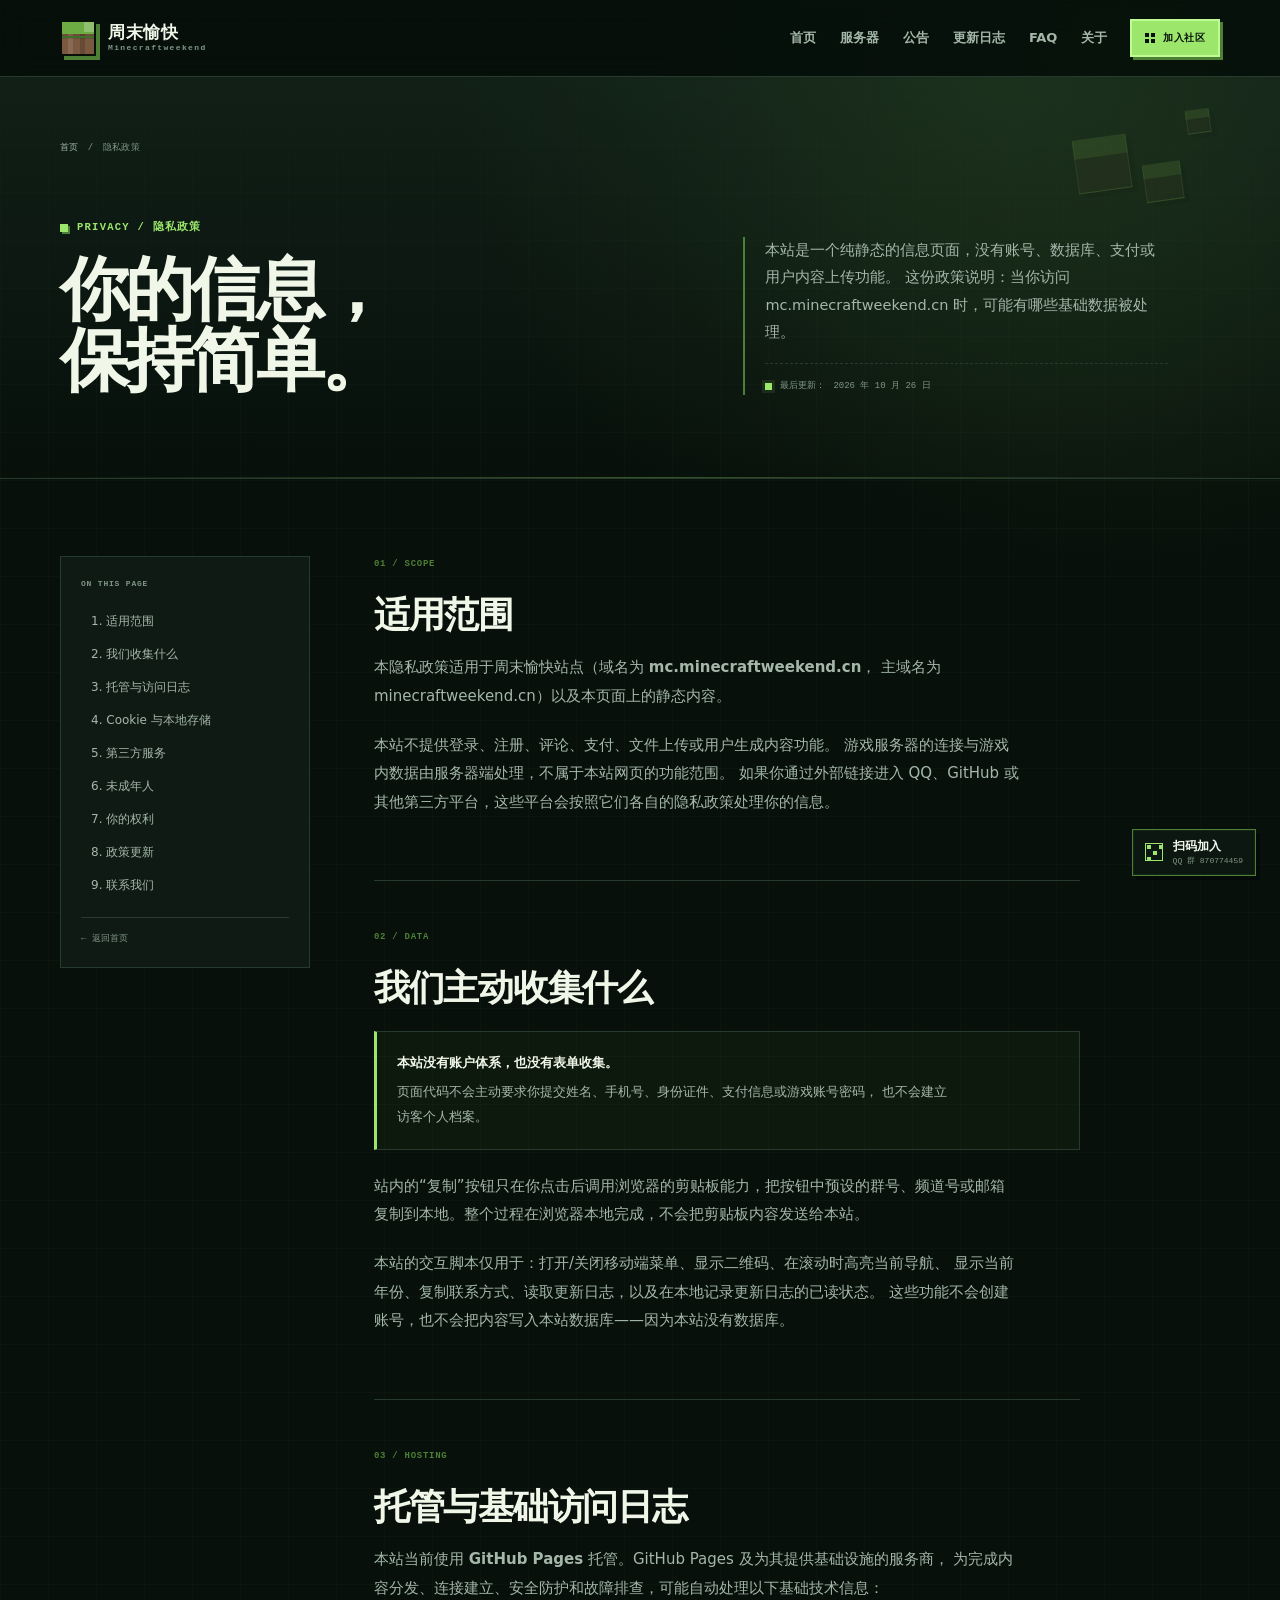
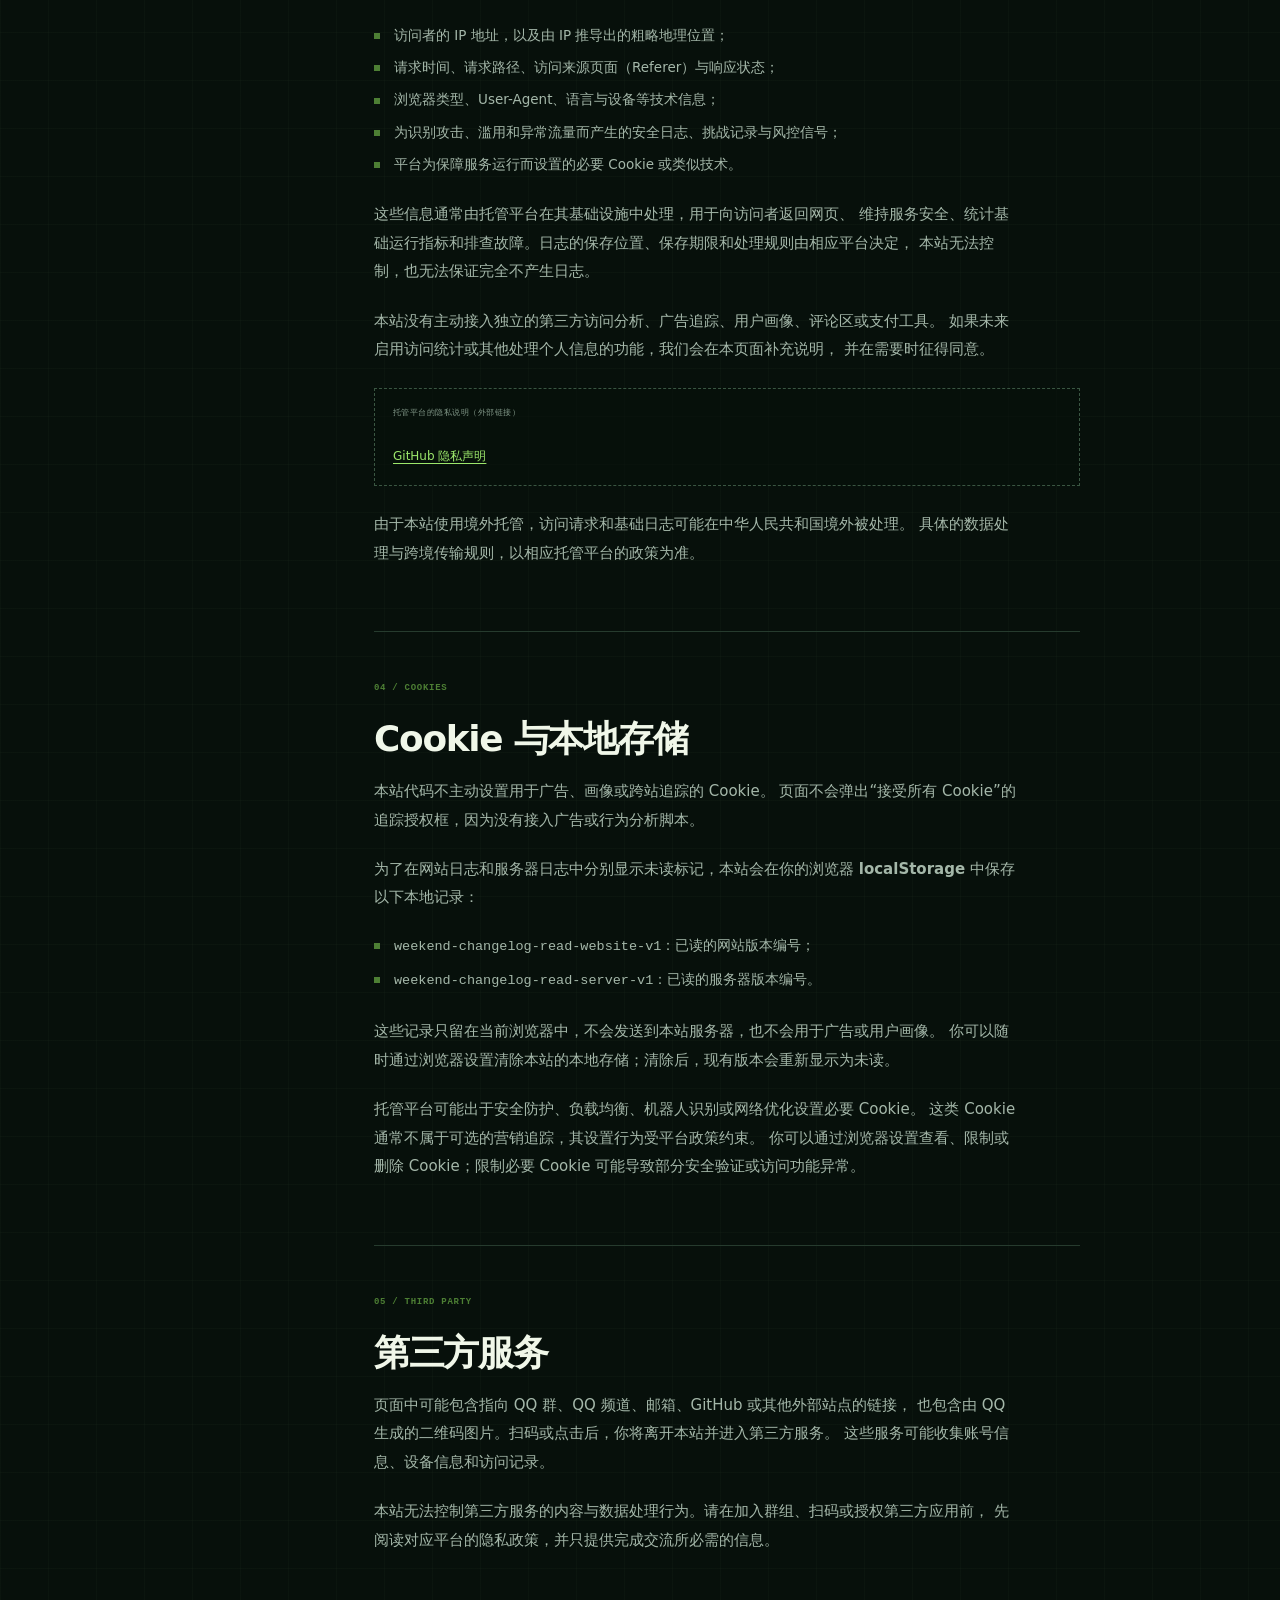
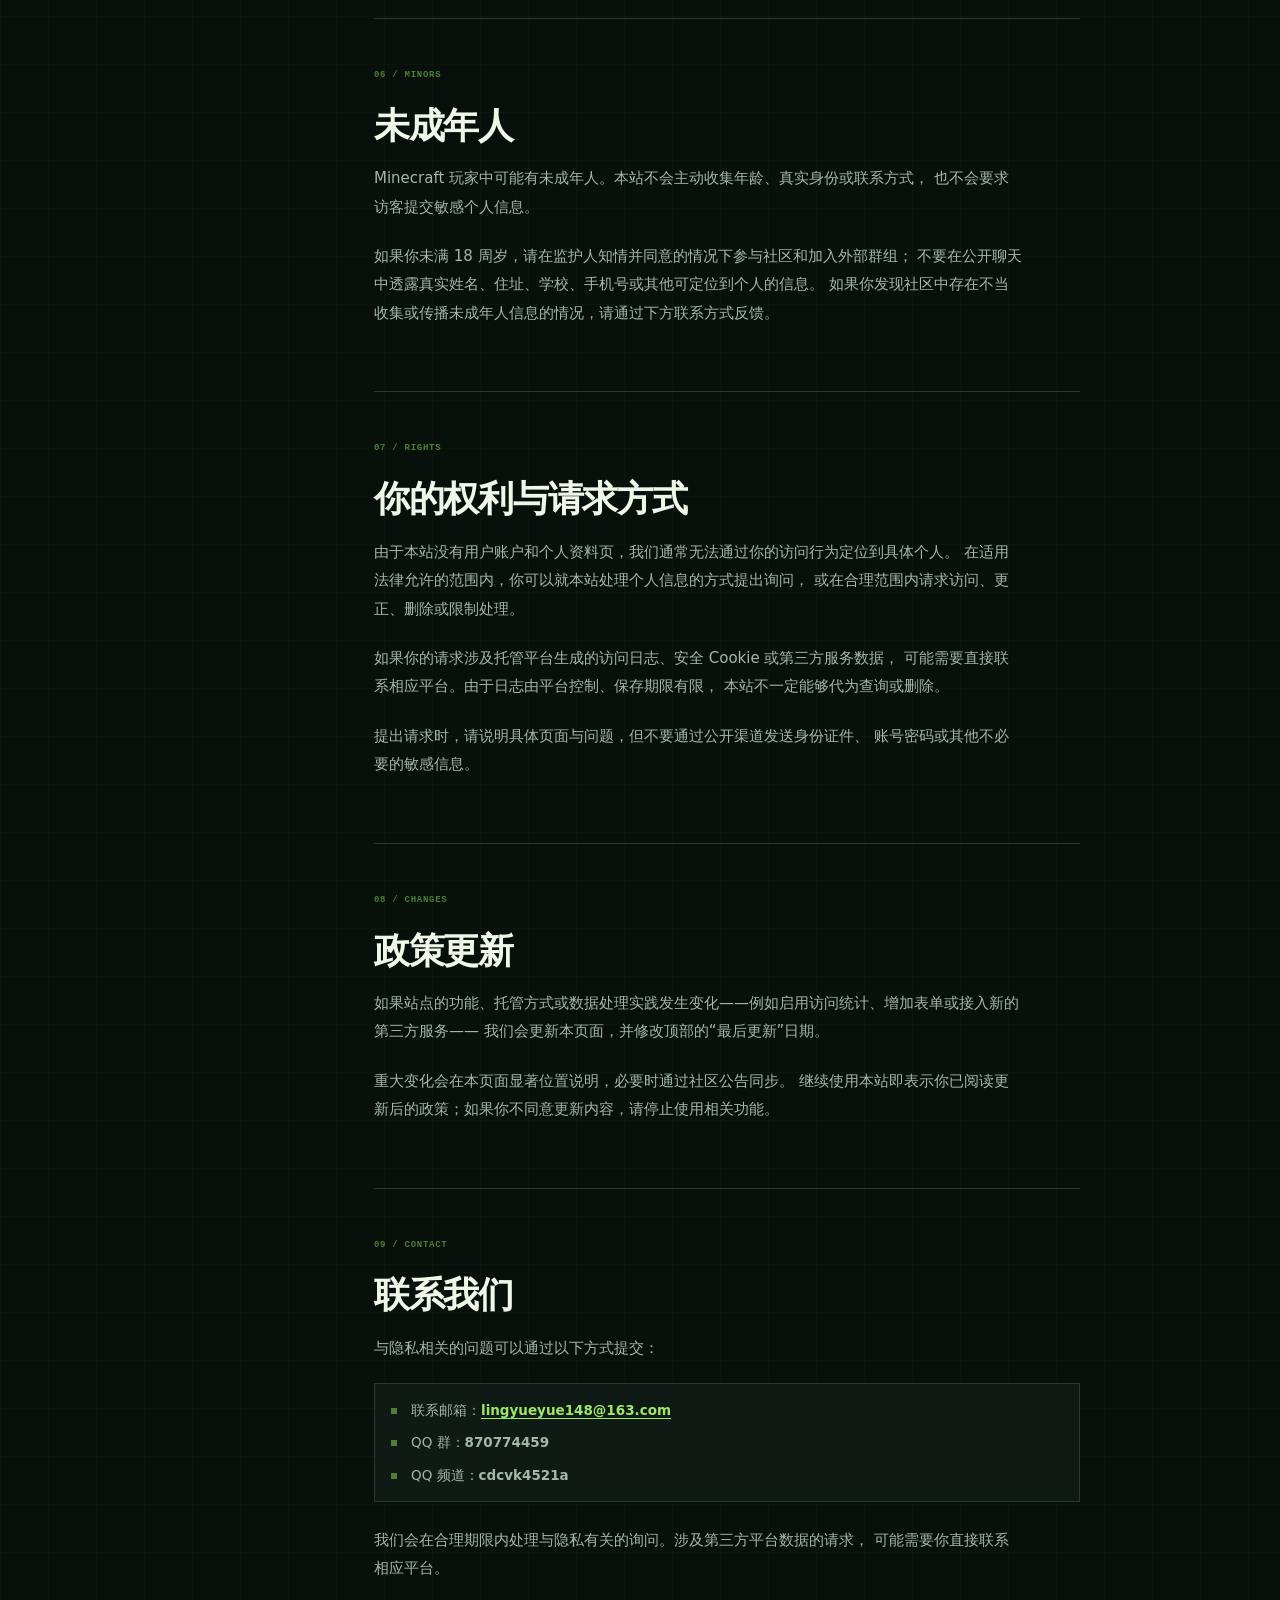
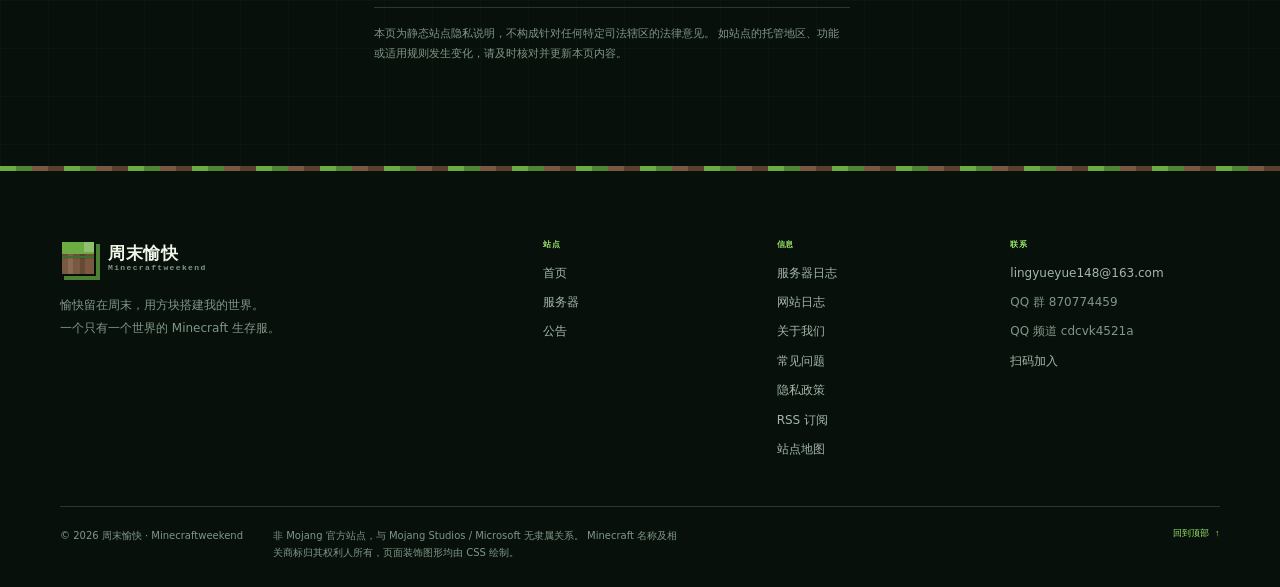
<file: privacy.html>
<!DOCTYPE html>
<html lang="zh-CN">
<head>
  <meta charset="UTF-8">
  <meta name="viewport" content="width=device-width, initial-scale=1">
  <title>隐私政策｜周末愉快</title>
  <meta name="description" content="周末愉快隐私政策：说明本站如何处理访问日志、Cookie、第三方 QQ 链接与联系方式，以及你可以如何提出隐私相关请求。">
  <meta name="keywords" content="周末愉快,Minecraftweekend,隐私政策,Minecraft服务器,访问日志">
  <meta name="author" content="周末愉快">
  <meta name="theme-color" content="#0a120e">
  <meta name="color-scheme" content="dark">
  <meta name="referrer" content="strict-origin-when-cross-origin">
  <link rel="canonical" href="https://mc.minecraftweekend.cn/privacy.html">
  <link rel="icon" href="assets/img/favicon.svg" type="image/svg+xml">
  <link rel="alternate" type="application/rss+xml" title="周末愉快 · 网站更新" href="https://mc.minecraftweekend.cn/changelog.xml">
  <link rel="alternate" type="application/rss+xml" title="周末愉快 · 服务器更新" href="https://mc.minecraftweekend.cn/server-changelog.xml">
  <link rel="stylesheet" href="assets/css/style.css?v=20261026-6">

  <meta property="og:locale" content="zh_CN">
  <meta property="og:type" content="website">
  <meta property="og:site_name" content="周末愉快">
  <meta property="og:title" content="隐私政策｜周末愉快">
  <meta property="og:description" content="本站如何处理访问日志、Cookie 与第三方链接。">
  <meta property="og:url" content="https://mc.minecraftweekend.cn/privacy.html">
  <meta property="og:image" content="https://mc.minecraftweekend.cn/assets/img/og-cover.png">
  <meta property="og:image:type" content="image/png">
  <meta property="og:image:width" content="1200">
  <meta property="og:image:height" content="630">
  <meta property="og:image:alt" content="周末愉快 Minecraftweekend 生存服务器封面">
  <meta name="twitter:card" content="summary_large_image">
  <meta name="twitter:title" content="隐私政策｜周末愉快">
  <meta name="twitter:description" content="本站如何处理访问日志、Cookie 与第三方链接。">
  <meta name="twitter:image" content="https://mc.minecraftweekend.cn/assets/img/og-cover.png">

  <script>document.documentElement.classList.add('js');</script>

  <script type="application/ld+json">
  {
    "@context": "https://schema.org",
    "@type": "WebPage",
    "@id": "https://mc.minecraftweekend.cn/privacy.html#webpage",
    "url": "https://mc.minecraftweekend.cn/privacy.html",
    "name": "隐私政策｜周末愉快",
    "description": "周末愉快如何处理访问日志、Cookie 与第三方链接的说明。",
    "inLanguage": "zh-CN",
    "isPartOf": {
      "@type": "WebSite",
      "@id": "https://mc.minecraftweekend.cn/#website",
      "url": "https://mc.minecraftweekend.cn/",
      "name": "周末愉快"
    },
    "dateModified": "2026-10-26"
  }
  </script>
</head>
<body id="top">
  <a class="skip-link" href="#main-content">跳到主要内容</a>

  <header class="site-header" data-site-header>
    <div class="container header-inner">
      <a class="brand" href="index.html" aria-label="周末愉快首页">
        <span class="brand-mark" aria-hidden="true"></span>
        <span class="brand-text">
          <strong>周末愉快</strong>
          <small>Minecraftweekend</small>
        </span>
      </a>

      <nav class="site-nav" id="site-menu" aria-label="主导航">
        <a class="nav-link" href="index.html">首页</a>
        <a class="nav-link" href="index.html#servers">服务器</a>
        <a class="nav-link" href="index.html#notice">公告</a>
        <a class="nav-link" href="server-changelog.html">更新日志</a>
        <a class="nav-link" href="index.html#faq">FAQ</a>
        <a class="nav-link" href="about.html">关于</a>

        <div class="nav-qr-wrap" data-qr-root>
          <button class="nav-join" type="button" data-qr-trigger aria-expanded="false" aria-controls="nav-qr-panel" aria-label="查看 QQ 群与 QQ 频道二维码">
            <span class="nav-join__icon" aria-hidden="true"></span>
            加入社区
          </button>

          <div class="nav-qr-panel" id="nav-qr-panel" data-qr-panel role="group" aria-label="QQ 群与 QQ 频道二维码" hidden>
            <div class="nav-qr-panel__head">
              <div>
                <span class="nav-qr-eyebrow">JOIN / 扫码加入</span>
                <strong>周末愉快</strong>
              </div>
              <button class="nav-qr-close" type="button" data-qr-close aria-label="关闭二维码面板">×</button>
            </div>

            <div class="nav-qr-grid">
              <figure class="qr-figure">
                <img src="assets/img/qq-group-qr.png" alt="周末愉快 QQ 群二维码，群号 870774459" width="1000" height="1000" loading="lazy" decoding="async" data-qq-kind="group" data-qq-value="870774459" tabindex="0" role="button" aria-label="点击拉起 QQ 群 870774459；失败会复制群号" title="点击拉起 QQ 群；失败会复制群号">
                <figcaption>
                  <span>QQ 群</span>
                  <strong>870774459</strong>
                </figcaption>
              </figure>
              <figure class="qr-figure">
                <img src="assets/img/qq-channel-qr.png" alt="周末愉快 QQ 频道二维码，频道号 cdcvk4521a" width="1000" height="1000" loading="lazy" decoding="async" data-qq-kind="channel" data-qq-value="cdcvk4521a" tabindex="0" role="button" aria-label="点击拉起 QQ 频道 cdcvk4521a；失败会复制频道码" title="点击拉起 QQ 频道；失败会复制频道码">
                <figcaption>
                  <span>QQ 频道</span>
                  <strong>cdcvk4521a</strong>
                </figcaption>
              </figure>
            </div>

            <div class="nav-qr-panel__foot">
              <span>点击二维码拉起 QQ</span>
              <a href="index.html#join">查看详细加入方式 <span aria-hidden="true">→</span></a>
            </div>
          </div>
        </div>
      </nav>

      <button class="nav-toggle" type="button" aria-expanded="false" aria-controls="site-menu" aria-label="打开导航菜单" data-nav-toggle>
        <span class="nav-toggle__label" data-nav-label>菜单</span>
        <span class="nav-toggle__icon" aria-hidden="true">
          <span></span>
          <span></span>
          <span></span>
        </span>
      </button>
    </div>
  </header>

  <main id="main-content">
    <section class="page-hero page-hero--privacy" aria-labelledby="page-title">
      <div class="page-hero__decor" aria-hidden="true">
        <span></span><span></span><span></span>
      </div>
      <div class="container">
        <nav class="breadcrumb" aria-label="面包屑导航">
          <a href="index.html">首页</a>
          <span aria-hidden="true">/</span>
          <span aria-current="page">隐私政策</span>
        </nav>

        <div class="page-hero__grid">
          <div>
            <p class="eyebrow">
              <span class="pixel-dot" aria-hidden="true"></span>
              PRIVACY / 隐私政策
            </p>
            <h1 class="page-title" id="page-title">你的信息，<br>保持简单。</h1>
          </div>
          <div class="page-intro">
            <p>
              本站是一个纯静态的信息页面，没有账号、数据库、支付或用户内容上传功能。
              这份政策说明：当你访问 mc.minecraftweekend.cn 时，可能有哪些基础数据被处理。
            </p>
            <p class="update-badge">
              <span class="status-dot" aria-hidden="true"></span>
              最后更新：<time datetime="2026-10-26">2026 年 10 月 26 日</time>
            </p>
          </div>
        </div>
      </div>
    </section>

    <section class="section section--privacy" aria-label="隐私政策正文">
      <div class="container policy-layout">
        <aside class="policy-toc" aria-label="本页目录">
          <p class="aside-kicker">ON THIS PAGE</p>
          <nav aria-label="隐私政策目录">
            <a href="#scope">1. 适用范围</a>
            <a href="#collect">2. 我们收集什么</a>
            <a href="#logs">3. 托管与访问日志</a>
            <a href="#cookies">4. Cookie 与本地存储</a>
            <a href="#third-party">5. 第三方服务</a>
            <a href="#minors">6. 未成年人</a>
            <a href="#rights">7. 你的权利</a>
            <a href="#changes">8. 政策更新</a>
            <a href="#contact">9. 联系我们</a>
          </nav>
          <a class="policy-back" href="index.html">← 返回首页</a>
        </aside>

        <article class="prose policy-content">
          <section id="scope" aria-labelledby="scope-title">
            <p class="prose-kicker">01 / SCOPE</p>
            <h2 id="scope-title">适用范围</h2>
            <p>
              本隐私政策适用于周末愉快站点（域名为 <strong>mc.minecraftweekend.cn</strong>，
              主域名为 minecraftweekend.cn）以及本页面上的静态内容。
            </p>
            <p>
              本站不提供登录、注册、评论、支付、文件上传或用户生成内容功能。
              游戏服务器的连接与游戏内数据由服务器端处理，不属于本站网页的功能范围。
              如果你通过外部链接进入 QQ、GitHub 或其他第三方平台，这些平台会按照它们各自的隐私政策处理你的信息。
            </p>
          </section>

          <section id="collect" aria-labelledby="collect-title">
            <p class="prose-kicker">02 / DATA</p>
            <h2 id="collect-title">我们主动收集什么</h2>
            <div class="policy-callout">
              <strong>本站没有账户体系，也没有表单收集。</strong>
              <p>
                页面代码不会主动要求你提交姓名、手机号、身份证件、支付信息或游戏账号密码，
                也不会建立访客个人档案。
              </p>
            </div>
            <p>
              站内的“复制”按钮只在你点击后调用浏览器的剪贴板能力，把按钮中预设的群号、频道号或邮箱
              复制到本地。整个过程在浏览器本地完成，不会把剪贴板内容发送给本站。
            </p>
            <p>
              本站的交互脚本仅用于：打开/关闭移动端菜单、显示二维码、在滚动时高亮当前导航、
              显示当前年份、复制联系方式、读取更新日志，以及在本地记录更新日志的已读状态。
              这些功能不会创建账号，也不会把内容写入本站数据库——因为本站没有数据库。
            </p>
          </section>

          <section id="logs" aria-labelledby="logs-title">
            <p class="prose-kicker">03 / HOSTING</p>
            <h2 id="logs-title">托管与基础访问日志</h2>
            <p>
              本站当前使用 <strong>GitHub Pages</strong> 托管。GitHub Pages 及为其提供基础设施的服务商，
              为完成内容分发、连接建立、安全防护和故障排查，可能自动处理以下基础技术信息：
            </p>
            <ul class="policy-list">
              <li>访问者的 IP 地址，以及由 IP 推导出的粗略地理位置；</li>
              <li>请求时间、请求路径、访问来源页面（Referer）与响应状态；</li>
              <li>浏览器类型、User-Agent、语言与设备等技术信息；</li>
              <li>为识别攻击、滥用和异常流量而产生的安全日志、挑战记录与风控信号；</li>
              <li>平台为保障服务运行而设置的必要 Cookie 或类似技术。</li>
            </ul>
            <p>
              这些信息通常由托管平台在其基础设施中处理，用于向访问者返回网页、
              维持服务安全、统计基础运行指标和排查故障。日志的保存位置、保存期限和处理规则由相应平台决定，
              本站无法控制，也无法保证完全不产生日志。
            </p>
            <p>
              本站没有主动接入独立的第三方访问分析、广告追踪、用户画像、评论区或支付工具。
              如果未来启用访问统计或其他处理个人信息的功能，我们会在本页面补充说明，
              并在需要时征得同意。
            </p>
            <div class="policy-links-box">
              <p class="policy-links-label">托管平台的隐私说明（外部链接）</p>
              <ul>
                <li><a href="https://docs.github.com/en/site-policy/privacy-policies/github-general-privacy-statement" target="_blank" rel="noopener noreferrer">GitHub 隐私声明</a></li>
              </ul>
            </div>
            <p>
              由于本站使用境外托管，访问请求和基础日志可能在中华人民共和国境外被处理。
              具体的数据处理与跨境传输规则，以相应托管平台的政策为准。
            </p>
          </section>

          <section id="cookies" aria-labelledby="cookies-title">
            <p class="prose-kicker">04 / COOKIES</p>
            <h2 id="cookies-title">Cookie 与本地存储</h2>
            <p>
              本站代码不主动设置用于广告、画像或跨站追踪的 Cookie。
              页面不会弹出“接受所有 Cookie”的追踪授权框，因为没有接入广告或行为分析脚本。
            </p>
            <p>
              为了在网站日志和服务器日志中分别显示未读标记，本站会在你的浏览器
              <strong>localStorage</strong> 中保存以下本地记录：
            </p>
            <ul class="policy-list">
              <li><code>weekend-changelog-read-website-v1</code>：已读的网站版本编号；</li>
              <li><code>weekend-changelog-read-server-v1</code>：已读的服务器版本编号。</li>
            </ul>
            <p>
              这些记录只留在当前浏览器中，不会发送到本站服务器，也不会用于广告或用户画像。
              你可以随时通过浏览器设置清除本站的本地存储；清除后，现有版本会重新显示为未读。
            </p>
            <p>
              托管平台可能出于安全防护、负载均衡、机器人识别或网络优化设置必要 Cookie。
              这类 Cookie 通常不属于可选的营销追踪，其设置行为受平台政策约束。
              你可以通过浏览器设置查看、限制或删除 Cookie；限制必要 Cookie 可能导致部分安全验证或访问功能异常。
            </p>
          </section>

          <section id="third-party" aria-labelledby="third-party-title">
            <p class="prose-kicker">05 / THIRD PARTY</p>
            <h2 id="third-party-title">第三方服务</h2>
            <p>
              页面中可能包含指向 QQ 群、QQ 频道、邮箱、GitHub 或其他外部站点的链接，
              也包含由 QQ 生成的二维码图片。扫码或点击后，你将离开本站并进入第三方服务。
              这些服务可能收集账号信息、设备信息和访问记录。
            </p>
            <p>
              本站无法控制第三方服务的内容与数据处理行为。请在加入群组、扫码或授权第三方应用前，
              先阅读对应平台的隐私政策，并只提供完成交流所必需的信息。
            </p>
          </section>

          <section id="minors" aria-labelledby="minors-title">
            <p class="prose-kicker">06 / MINORS</p>
            <h2 id="minors-title">未成年人</h2>
            <p>
              Minecraft 玩家中可能有未成年人。本站不会主动收集年龄、真实身份或联系方式，
              也不会要求访客提交敏感个人信息。
            </p>
            <p>
              如果你未满 18 周岁，请在监护人知情并同意的情况下参与社区和加入外部群组；
              不要在公开聊天中透露真实姓名、住址、学校、手机号或其他可定位到个人的信息。
              如果你发现社区中存在不当收集或传播未成年人信息的情况，请通过下方联系方式反馈。
            </p>
          </section>

          <section id="rights" aria-labelledby="rights-title">
            <p class="prose-kicker">07 / RIGHTS</p>
            <h2 id="rights-title">你的权利与请求方式</h2>
            <p>
              由于本站没有用户账户和个人资料页，我们通常无法通过你的访问行为定位到具体个人。
              在适用法律允许的范围内，你可以就本站处理个人信息的方式提出询问，
              或在合理范围内请求访问、更正、删除或限制处理。
            </p>
            <p>
              如果你的请求涉及托管平台生成的访问日志、安全 Cookie 或第三方服务数据，
              可能需要直接联系相应平台。由于日志由平台控制、保存期限有限，
              本站不一定能够代为查询或删除。
            </p>
            <p>
              提出请求时，请说明具体页面与问题，但不要通过公开渠道发送身份证件、
              账号密码或其他不必要的敏感信息。
            </p>
          </section>

          <section id="changes" aria-labelledby="changes-title">
            <p class="prose-kicker">08 / CHANGES</p>
            <h2 id="changes-title">政策更新</h2>
            <p>
              如果站点的功能、托管方式或数据处理实践发生变化——例如启用访问统计、增加表单或接入新的第三方服务——
              我们会更新本页面，并修改顶部的“最后更新”日期。
            </p>
            <p>
              重大变化会在本页面显著位置说明，必要时通过社区公告同步。
              继续使用本站即表示你已阅读更新后的政策；如果你不同意更新内容，请停止使用相关功能。
            </p>
          </section>

          <section id="contact" aria-labelledby="contact-title">
            <p class="prose-kicker">09 / CONTACT</p>
            <h2 id="contact-title">联系我们</h2>
            <p>
              与隐私相关的问题可以通过以下方式提交：
            </p>
            <ul class="policy-list policy-list--contact">
              <li>联系邮箱：<strong><a href="mailto:lingyueyue148@163.com">lingyueyue148@163.com</a></strong></li>
              <li>QQ 群：<strong>870774459</strong></li>
              <li>QQ 频道：<strong>cdcvk4521a</strong></li>
            </ul>
            <p>
              我们会在合理期限内处理与隐私有关的询问。涉及第三方平台数据的请求，
              可能需要你直接联系相应平台。
            </p>
            <p class="policy-footnote">
              本页为静态站点隐私说明，不构成针对任何特定司法辖区的法律意见。
              如站点的托管地区、功能或适用规则发生变化，请及时核对并更新本页内容。
            </p>
          </section>
        </article>
      </div>
    </section>
  </main>

  <footer class="site-footer">
    <div class="container">
      <div class="footer-main">
        <div class="footer-brand">
          <a class="brand" href="index.html" aria-label="周末愉快首页">
            <span class="brand-mark" aria-hidden="true"></span>
            <span class="brand-text">
              <strong>周末愉快</strong>
              <small>Minecraftweekend</small>
            </span>
          </a>
          <p>愉快留在周末，用方块搭建我的世界。<br>一个只有一个世界的 Minecraft 生存服。</p>
        </div>

        <nav class="footer-nav" aria-label="页脚导航">
          <div>
            <h2>站点</h2>
            <a href="index.html">首页</a>
            <a href="index.html#servers">服务器</a>
            <a href="index.html#notice">公告</a>
          </div>
          <div>
            <h2>信息</h2>
            <a href="server-changelog.html">服务器日志</a>
            <a href="changelog.html">网站日志</a>
            <a href="about.html">关于我们</a>
            <a href="index.html#faq">常见问题</a>
            <a href="privacy.html" aria-current="page">隐私政策</a>
            <a href="changelog.xml">RSS 订阅</a>
            <a href="sitemap.xml">站点地图</a>
          </div>
          <div>
            <h2>联系</h2>
            <a href="mailto:lingyueyue148@163.com">lingyueyue148@163.com</a>
            <span>QQ 群 870774459</span>
            <span>QQ 频道 cdcvk4521a</span>
            <a href="index.html#join">扫码加入</a>
          </div>
        </nav>
      </div>

      <div class="footer-bottom">
        <p>© <span data-current-year>2026</span> 周末愉快 · Minecraftweekend</p>
        <p class="footer-legal">
          非 Mojang 官方站点，与 Mojang Studios / Microsoft 无隶属关系。
          Minecraft 名称及相关商标归其权利人所有，页面装饰图形均由 CSS 绘制。
        </p>
        <a class="back-to-top" href="#top">回到顶部 <span aria-hidden="true">↑</span></a>
      </div>
    </div>
  </footer>

  <div class="toast" role="status" aria-live="polite" aria-atomic="true" data-toast></div>

  <script src="assets/js/main.js?v=20261026-6" defer></script>
</body>
</html>
</file>
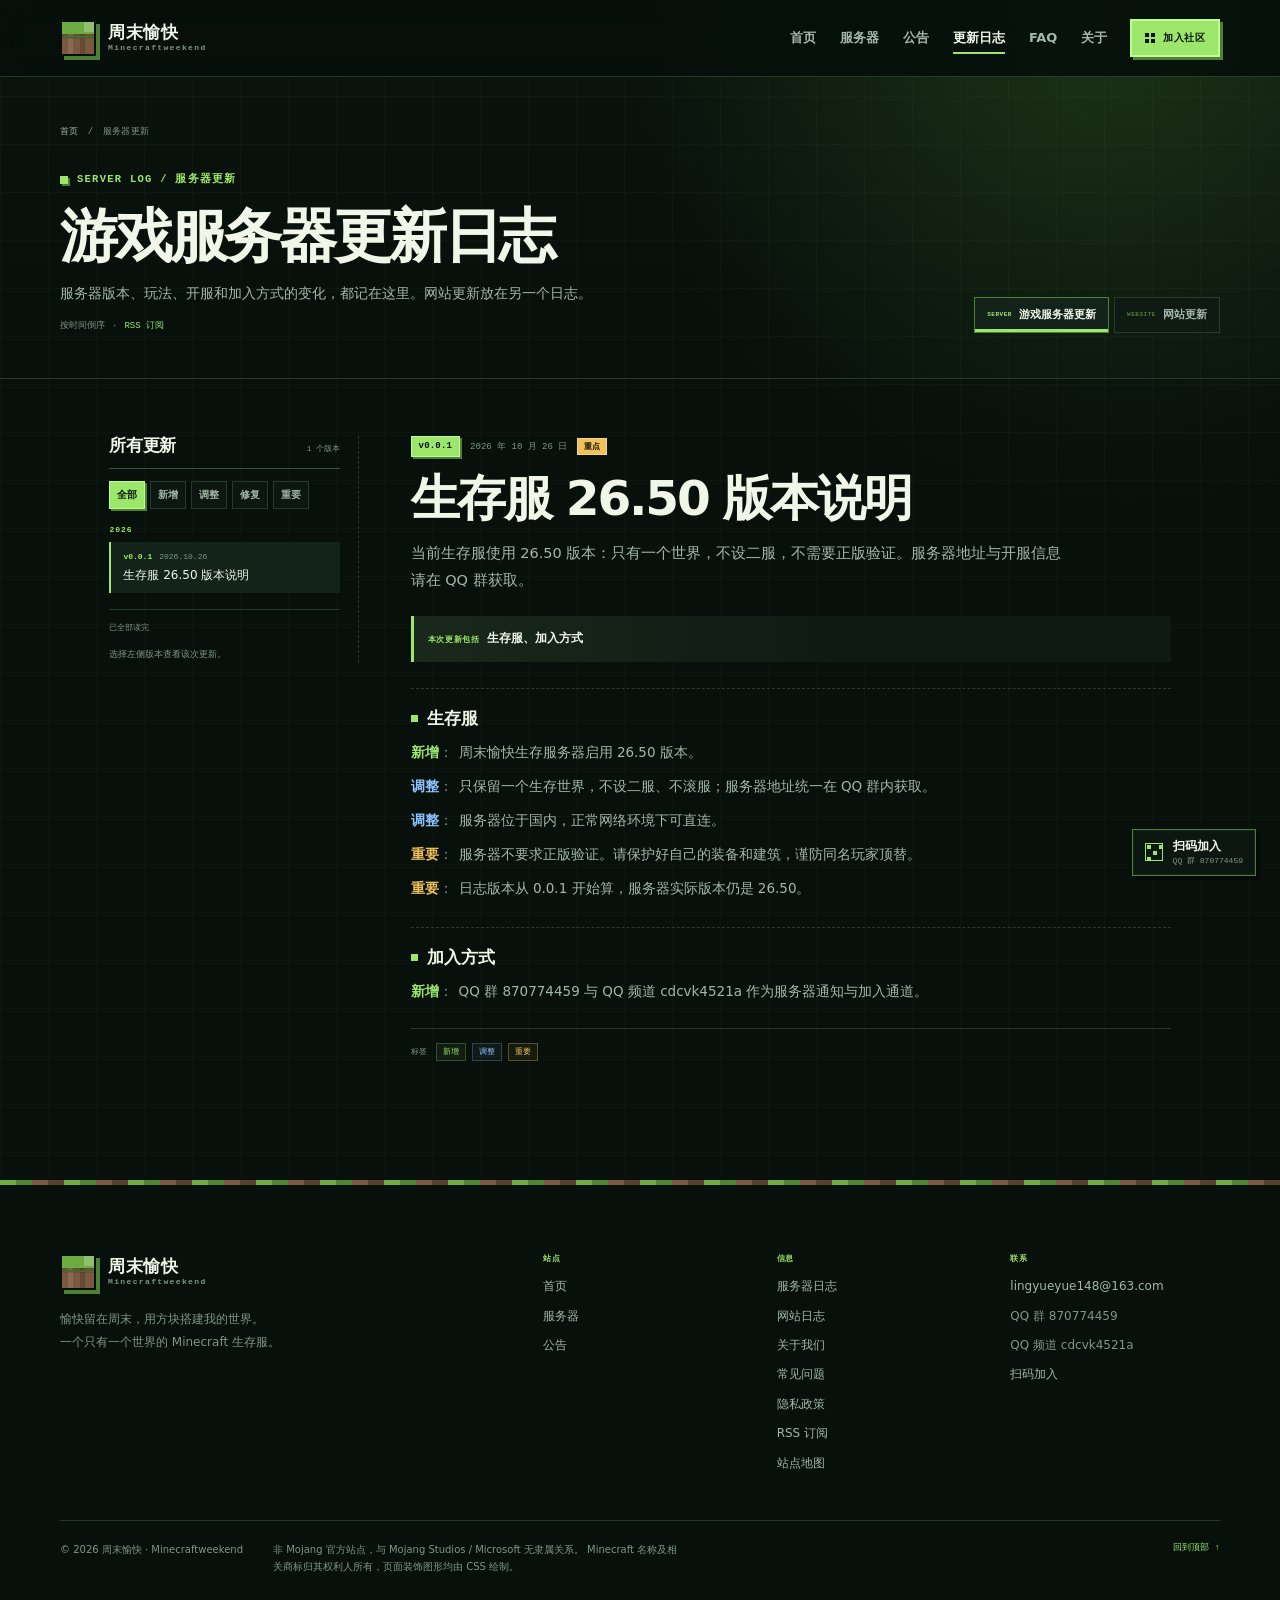
<file: server-changelog.html>
<!DOCTYPE html>
<html lang="zh-CN">
<head>
  <meta charset="UTF-8">
  <meta name="viewport" content="width=device-width, initial-scale=1">
  <title>游戏服务器更新日志｜周末愉快</title>
  <meta name="description" content="周末愉快 Minecraft 生存服务器的版本与玩法更新记录：查看服务器版本 26.50、模式说明、加入方式与重要提醒。">
  <meta name="keywords" content="周末愉快,游戏服务器更新,服务器日志,Minecraftweekend,Minecraft服务器,26.50">
  <meta name="author" content="周末愉快">
  <meta name="theme-color" content="#0a120e">
  <meta name="color-scheme" content="dark">
  <meta name="referrer" content="strict-origin-when-cross-origin">
  <link rel="canonical" href="https://mc.minecraftweekend.cn/server-changelog.html">
  <link rel="icon" href="assets/img/favicon.svg" type="image/svg+xml">
  <link rel="alternate" type="application/rss+xml" title="周末愉快 · 网站更新" href="https://mc.minecraftweekend.cn/changelog.xml">
  <link rel="alternate" type="application/rss+xml" title="周末愉快 · 服务器更新" href="https://mc.minecraftweekend.cn/server-changelog.xml">
  <link rel="stylesheet" href="assets/css/style.css?v=20261026-6">

  <meta property="og:locale" content="zh_CN">
  <meta property="og:type" content="website">
  <meta property="og:site_name" content="周末愉快">
  <meta property="og:title" content="游戏服务器更新日志｜周末愉快">
  <meta property="og:description" content="查看周末愉快游戏服务器的版本、玩法与修复记录。">
  <meta property="og:url" content="https://mc.minecraftweekend.cn/server-changelog.html">
  <meta property="og:image" content="https://mc.minecraftweekend.cn/assets/img/og-cover.png">
  <meta property="og:image:type" content="image/png">
  <meta property="og:image:width" content="1200">
  <meta property="og:image:height" content="630">
  <meta property="og:image:alt" content="周末愉快 Minecraftweekend 生存服务器封面">
  <meta name="twitter:card" content="summary_large_image">
  <meta name="twitter:title" content="游戏服务器更新日志｜周末愉快">
  <meta name="twitter:description" content="查看周末愉快游戏服务器的版本、玩法与修复记录。">
  <meta name="twitter:image" content="https://mc.minecraftweekend.cn/assets/img/og-cover.png">

  <script>document.documentElement.classList.add('js');</script>

  <script type="application/ld+json">
  {
    "@context": "https://schema.org",
    "@graph": [
      {
        "@type": "CollectionPage",
        "@id": "https://mc.minecraftweekend.cn/server-changelog.html#webpage",
        "url": "https://mc.minecraftweekend.cn/server-changelog.html",
        "name": "游戏服务器更新日志｜周末愉快",
        "description": "周末愉快游戏服务器的版本、玩法与修复记录。",
        "inLanguage": "zh-CN",
        "isPartOf": {
          "@type": "WebSite",
          "@id": "https://mc.minecraftweekend.cn/#website",
          "url": "https://mc.minecraftweekend.cn/",
          "name": "周末愉快"
        },
        "about": {
          "@type": "Organization",
          "name": "周末愉快",
          "alternateName": "Minecraftweekend",
          "url": "https://mc.minecraftweekend.cn/"
        }
      },
      {
        "@type": "BreadcrumbList",
        "itemListElement": [
          {
            "@type": "ListItem",
            "position": 1,
            "name": "首页",
            "item": "https://mc.minecraftweekend.cn/"
          },
          {
            "@type": "ListItem",
            "position": 2,
            "name": "游戏服务器更新",
            "item": "https://mc.minecraftweekend.cn/server-changelog.html"
          }
        ]
      }
    ]
  }
  </script>
</head>
<body id="top">
  <a class="skip-link" href="#main-content">跳到主要内容</a>

  <header class="site-header" data-site-header>
    <div class="container header-inner">
      <a class="brand" href="index.html" aria-label="周末愉快首页">
        <span class="brand-mark" aria-hidden="true"></span>
        <span class="brand-text">
          <strong>周末愉快</strong>
          <small>Minecraftweekend</small>
        </span>
      </a>

      <nav class="site-nav" id="site-menu" aria-label="主导航">
        <a class="nav-link" href="index.html">首页</a>
        <a class="nav-link" href="index.html#servers">服务器</a>
        <a class="nav-link" href="index.html#notice">公告</a>
        <a class="nav-link is-active" href="server-changelog.html" aria-current="page">更新日志</a>
        <a class="nav-link" href="index.html#faq">FAQ</a>
        <a class="nav-link" href="about.html">关于</a>

        <div class="nav-qr-wrap" data-qr-root>
          <button class="nav-join" type="button" data-qr-trigger aria-expanded="false" aria-controls="nav-qr-panel" aria-label="查看 QQ 群与 QQ 频道二维码">
            <span class="nav-join__icon" aria-hidden="true"></span>
            加入社区
          </button>

          <div class="nav-qr-panel" id="nav-qr-panel" data-qr-panel role="group" aria-label="QQ 群与 QQ 频道二维码" hidden>
            <div class="nav-qr-panel__head">
              <div>
                <span class="nav-qr-eyebrow">JOIN / 扫码加入</span>
                <strong>周末愉快</strong>
              </div>
              <button class="nav-qr-close" type="button" data-qr-close aria-label="关闭二维码面板">×</button>
            </div>

            <div class="nav-qr-grid">
              <figure class="qr-figure">
                <img src="assets/img/qq-group-qr.png" alt="周末愉快 QQ 群二维码，群号 870774459" width="1000" height="1000" loading="lazy" decoding="async" data-qq-kind="group" data-qq-value="870774459" tabindex="0" role="button" aria-label="点击拉起 QQ 群 870774459；失败会复制群号" title="点击拉起 QQ 群；失败会复制群号">
                <figcaption>
                  <span>QQ 群</span>
                  <strong>870774459</strong>
                </figcaption>
              </figure>
              <figure class="qr-figure">
                <img src="assets/img/qq-channel-qr.png" alt="周末愉快 QQ 频道二维码，频道号 cdcvk4521a" width="1000" height="1000" loading="lazy" decoding="async" data-qq-kind="channel" data-qq-value="cdcvk4521a" tabindex="0" role="button" aria-label="点击拉起 QQ 频道 cdcvk4521a；失败会复制频道码" title="点击拉起 QQ 频道；失败会复制频道码">
                <figcaption>
                  <span>QQ 频道</span>
                  <strong>cdcvk4521a</strong>
                </figcaption>
              </figure>
            </div>

            <div class="nav-qr-panel__foot">
              <span>点击二维码拉起 QQ</span>
              <a href="index.html#join">查看详细加入方式 <span aria-hidden="true">→</span></a>
            </div>
          </div>
        </div>
      </nav>

      <button class="nav-toggle" type="button" aria-expanded="false" aria-controls="site-menu" aria-label="打开导航菜单" data-nav-toggle>
        <span class="nav-toggle__label" data-nav-label>菜单</span>
        <span class="nav-toggle__icon" aria-hidden="true">
          <span></span>
          <span></span>
          <span></span>
        </span>
      </button>
    </div>
  </header>

  <main id="main-content" class="log-page" data-changelog-page data-changelog-kind="server" data-changelog-source="server-changelog.json">
    <section class="log-head" aria-labelledby="page-title">
      <div class="container">
        <nav class="breadcrumb" aria-label="面包屑导航">
          <a href="index.html">首页</a>
          <span aria-hidden="true">/</span>
          <span aria-current="page">服务器更新</span>
        </nav>

        <div class="log-head__top">
          <div class="log-head__copy">
            <p class="eyebrow">
              <span class="pixel-dot" aria-hidden="true"></span>
              SERVER LOG / 服务器更新
            </p>
            <h1 class="log-head__title" id="page-title">游戏服务器更新日志</h1>
            <p class="log-head__desc">服务器版本、玩法、开服和加入方式的变化，都记在这里。网站更新放在另一个日志。</p>
            <p class="log-head__meta">
              按时间倒序
              <span aria-hidden="true">·</span>
              <a href="server-changelog.xml">RSS 订阅</a>
            </p>
          </div>

          <nav class="changelog-switch" aria-label="更新日志分类">
            <a class="changelog-switch__item is-active" href="server-changelog.html" aria-current="page">
              <span class="changelog-switch__eyebrow">SERVER</span>
              游戏服务器更新
            </a>
            <a class="changelog-switch__item" href="changelog.html">
              <span class="changelog-switch__eyebrow">WEBSITE</span>
              网站更新
            </a>
          </nav>
        </div>
      </div>
    </section>

    <section class="section log-body" aria-label="更新日志">
      <div class="container log-layout">
        <aside class="log-sidebar" aria-label="所有版本">
          <div class="log-sidebar__head">
            <h2>所有更新</h2>
            <span class="log-sidebar__count" data-changelog-count aria-live="polite">正在读取…</span>
          </div>

          <div class="log-filters" role="group" aria-label="按变更类型筛选">
            <button class="filter-chip is-active" type="button" data-changelog-filter="all" aria-pressed="true">全部</button>
            <button class="filter-chip" type="button" data-changelog-filter="new" aria-pressed="false">新增</button>
            <button class="filter-chip" type="button" data-changelog-filter="adjust" aria-pressed="false">调整</button>
            <button class="filter-chip" type="button" data-changelog-filter="fix" aria-pressed="false">修复</button>
            <button class="filter-chip" type="button" data-changelog-filter="important" aria-pressed="false">重要</button>
          </div>

          <nav class="log-index" data-changelog-index aria-label="版本列表" hidden></nav>

          <div class="log-sidebar__foot">
            <span data-changelog-unread aria-live="polite"></span>
            <button class="changelog-mark-all" type="button" data-changelog-mark-all hidden>全部标为已读</button>
          </div>
          <p class="log-sidebar__hint">选择左侧版本查看该次更新。</p>
        </aside>

        <div class="log-main">
          <div class="changelog-loading" data-changelog-loading>
            <span class="changelog-skeleton" aria-hidden="true"></span>
            <span class="changelog-skeleton changelog-skeleton--short" aria-hidden="true"></span>
            <p>
              正在读取更新记录…
              如果长时间没有加载，可以直接
              <a href="server-changelog.json">查看 JSON 数据</a>
              或<a href="index.html#join">前往 QQ 群</a>。
            </p>
          </div>

          <div class="changelog-error" data-changelog-error role="alert" hidden>
            <p class="qr-panel-kicker">LOAD ERROR</p>
            <h2>服务器日志暂时加载失败</h2>
            <p data-error-detail>请稍后重试，或前往 QQ 群查看实时通知。</p>
            <div class="changelog-state-actions">
              <button class="btn btn--primary" type="button" data-changelog-retry>重新加载</button>
              <a class="btn btn--ghost" href="index.html#join">前往 QQ 群</a>
            </div>
          </div>

          <div class="changelog-empty" data-changelog-empty hidden>
            <p class="qr-panel-kicker">NO ENTRIES</p>
            <h2>暂时没有服务器更新</h2>
            <p data-empty-text>还没有更新记录。下一版本见。</p>
            <a class="text-link" href="server-changelog.xml">订阅 RSS <span aria-hidden="true">→</span></a>
          </div>

          <article class="log-article" data-changelog-article hidden></article>

          <noscript>
            <div class="changelog-error">
              <p class="qr-panel-kicker">JAVASCRIPT REQUIRED</p>
              <h2>需要启用 JavaScript</h2>
              <p>
                更新日志通过 fetch 读取
                <a href="server-changelog.json">server-changelog.json</a>。
                你可以直接查看 JSON 文件，或前往 QQ 群获取实时通知。
              </p>
              <a class="btn btn--primary" href="server-changelog.json">查看 JSON 数据</a>
            </div>
          </noscript>
        </div>
      </div>
    </section>
  </main>

  <footer class="site-footer">
    <div class="container">
      <div class="footer-main">
        <div class="footer-brand">
          <a class="brand" href="index.html" aria-label="周末愉快首页">
            <span class="brand-mark" aria-hidden="true"></span>
            <span class="brand-text">
              <strong>周末愉快</strong>
              <small>Minecraftweekend</small>
            </span>
          </a>
          <p>愉快留在周末，用方块搭建我的世界。<br>一个只有一个世界的 Minecraft 生存服。</p>
        </div>

        <nav class="footer-nav" aria-label="页脚导航">
          <div>
            <h2>站点</h2>
            <a href="index.html">首页</a>
            <a href="index.html#servers">服务器</a>
            <a href="index.html#notice">公告</a>
          </div>
          <div>
            <h2>信息</h2>
            <a href="server-changelog.html" aria-current="page">服务器日志</a>
            <a href="changelog.html">网站日志</a>
            <a href="about.html">关于我们</a>
            <a href="index.html#faq">常见问题</a>
            <a href="privacy.html">隐私政策</a>
            <a href="server-changelog.xml">RSS 订阅</a>
            <a href="sitemap.xml">站点地图</a>
          </div>
          <div>
            <h2>联系</h2>
            <a href="mailto:lingyueyue148@163.com">lingyueyue148@163.com</a>
            <span>QQ 群 870774459</span>
            <span>QQ 频道 cdcvk4521a</span>
            <a href="index.html#join">扫码加入</a>
          </div>
        </nav>
      </div>

      <div class="footer-bottom">
        <p>© <span data-current-year>2026</span> 周末愉快 · Minecraftweekend</p>
        <p class="footer-legal">
          非 Mojang 官方站点，与 Mojang Studios / Microsoft 无隶属关系。
          Minecraft 名称及相关商标归其权利人所有，页面装饰图形均由 CSS 绘制。
        </p>
        <a class="back-to-top" href="#top">回到顶部 <span aria-hidden="true">↑</span></a>
      </div>
    </div>
  </footer>

  <div class="toast" role="status" aria-live="polite" aria-atomic="true" data-toast></div>

  <script src="assets/js/main.js?v=20261026-6" defer></script>
  <script src="assets/js/changelog.js?v=20261026-6" defer></script>
</body>
</html>
</file>
<file: assets/css/style.css>
/* ==========================================================================
   周末愉快 · 全站样式
   纯手写 CSS，无外部字体与图片依赖；方块、草地、云朵均由 CSS 绘制。
   ========================================================================== */

/* ---------- 1. 设计变量 ---------- */
:root {
  /* 颜色：深色方块世界 + 草方块绿 */
  --bg: #07100b;
  --bg-soft: #0a1510;
  --surface: #0f1a14;
  --surface-2: #13231a;
  --surface-3: #192d21;
  --line: #263b2e;
  --line-strong: #3a5642;

  --text: #f0f7e9;
  --muted: #a4b7a9;
  --muted-2: #809687;

  --green: #9ce76b;
  --green-bright: #c0fa92;
  --green-deep: #4d7f34;
  --grass: #6cac42;
  --dirt: #7b5840;
  --dirt-dark: #5a3f2e;
  --amber: #f0c15b;
  --red: #f47e69;

  /* 字体：system-ui 优先，避免请求外部字体 */
  --font-sans: system-ui, -apple-system, "PingFang SC", "Hiragino Sans GB",
    "Microsoft YaHei", "Noto Sans SC", "Source Han Sans SC", sans-serif;
  --font-mono: "SFMono-Regular", Consolas, "Liberation Mono", Menlo, monospace;
  --blue: #8ec5ff;
  --violet: #c8b4ff;

  --container: 1160px;
  --header-height: 76px;
  --ease: cubic-bezier(0.2, 0.65, 0.3, 1);
  --shadow-pixel: 6px 6px 0 rgba(1, 6, 3, 0.4);
}

/* ---------- 2. 基础重置 ---------- */
*,
*::before,
*::after {
  box-sizing: border-box;
}

html {
  scroll-behavior: smooth;
  scroll-padding-top: calc(var(--header-height) + 24px);
  -webkit-text-size-adjust: 100%;
}

body {
  min-width: 320px;
  margin: 0;
  color: var(--text);
  background-color: var(--bg);
  background-image:
    radial-gradient(circle at 88% 2%, rgba(108, 172, 66, 0.12), transparent 30rem),
    linear-gradient(rgba(154, 197, 132, 0.028) 1px, transparent 1px),
    linear-gradient(90deg, rgba(154, 197, 132, 0.028) 1px, transparent 1px);
  background-size: auto, 48px 48px, 48px 48px;
  font-family: var(--font-sans);
  font-size: 16px;
  line-height: 1.7;
  overflow-x: hidden;
  -webkit-font-smoothing: antialiased;
  text-rendering: optimizeLegibility;
}

body.nav-open {
  overflow: hidden;
}

h1,
h2,
h3,
h4,
p,
ul,
ol,
dl,
dd,
figure {
  margin-top: 0;
}

h1,
h2,
h3,
h4 {
  color: var(--text);
  font-weight: 800;
  line-height: 1.15;
  letter-spacing: -0.025em;
  text-wrap: balance;
}

p {
  margin-bottom: 1rem;
}

ul,
ol {
  padding-left: 1.25rem;
}

a {
  color: inherit;
  text-decoration-thickness: 1px;
  text-underline-offset: 3px;
}

a:hover {
  color: var(--green);
}

button {
  font: inherit;
  color: inherit;
}

code {
  font-family: var(--font-mono);
}

::selection {
  color: #07100b;
  background: var(--green);
}

:focus-visible {
  outline: 3px solid var(--green-bright);
  outline-offset: 4px;
}

[hidden] {
  display: none !important;
}

/* ---------- 3. 工具类与通用布局 ---------- */
.container {
  width: min(var(--container), calc(100% - 3rem));
  margin-inline: auto;
}

.mono {
  font-family: var(--font-mono);
}

.visually-hidden {
  position: absolute !important;
  width: 1px !important;
  height: 1px !important;
  padding: 0 !important;
  margin: -1px !important;
  overflow: hidden !important;
  clip: rect(0 0 0 0) !important;
  white-space: nowrap !important;
  border: 0 !important;
}

.skip-link {
  position: fixed;
  top: 12px;
  left: 12px;
  z-index: 1000;
  padding: 10px 16px;
  color: #07100b;
  background: var(--green);
  border: 2px solid var(--green-bright);
  font-weight: 800;
  text-decoration: none;
  transform: translateY(-160%);
  transition: transform 0.2s var(--ease);
}

.skip-link:focus {
  color: #07100b;
  transform: translateY(0);
}

.section {
  position: relative;
  padding-block: clamp(4.5rem, 8vw, 7.5rem);
}

.section--notice {
  border-block: 1px solid var(--line);
  background:
    linear-gradient(180deg, rgba(109, 169, 70, 0.045), transparent 50%),
    rgba(7, 16, 11, 0.35);
}

.section-head {
  display: grid;
  grid-template-columns: minmax(0, 1.05fr) minmax(280px, 0.65fr);
  gap: clamp(1.5rem, 4vw, 4rem);
  align-items: end;
  margin-bottom: clamp(2.4rem, 4.5vw, 4rem);
}

.section-title {
  margin-bottom: 0;
  font-size: clamp(2.1rem, 4.3vw, 3.7rem);
  font-weight: 900;
  line-height: 1.04;
  letter-spacing: -0.05em;
}

.section-desc {
  max-width: 48ch;
  margin: 0;
  color: var(--muted);
  font-size: 14.5px;
  line-height: 1.85;
  text-wrap: pretty;
}

.section-note {
  display: flex;
  align-items: flex-start;
  gap: 10px;
  margin: 24px 0 0;
  color: var(--muted-2);
  font-size: 12.5px;
}

.note-mark {
  flex: 0 0 auto;
  width: 8px;
  height: 8px;
  margin-top: 6px;
  background: var(--green-deep);
  box-shadow: 3px 3px 0 rgba(0, 0, 0, 0.3);
}

.eyebrow {
  display: flex;
  flex-wrap: wrap;
  align-items: center;
  gap: 9px;
  margin: 0 0 18px;
  color: var(--green);
  font-family: var(--font-mono);
  font-size: 10.5px;
  font-weight: 700;
  line-height: 1.5;
  letter-spacing: 0.12em;
  text-transform: uppercase;
}

.eyebrow-sep {
  color: var(--line-strong);
}

.pixel-dot {
  display: inline-block;
  flex: 0 0 auto;
  width: 8px;
  height: 8px;
  background: var(--green);
  box-shadow: 2px 2px 0 var(--green-deep);
}

.status-dot {
  display: inline-block;
  flex: 0 0 auto;
  width: 7px;
  height: 7px;
  background: var(--green);
  box-shadow: 0 0 0 3px rgba(156, 231, 107, 0.1);
  animation: statusPulse 2.6s ease-in-out infinite;
}

.status-dot--amber {
  background: var(--amber);
  box-shadow: 0 0 0 3px rgba(240, 193, 91, 0.1);
}

/* ---------- 4. 按钮与链接 ---------- */
.btn {
  display: inline-flex;
  align-items: center;
  justify-content: center;
  gap: 12px;
  min-height: 50px;
  padding: 12px 20px;
  border: 2px solid transparent;
  font-size: 14px;
  font-weight: 800;
  line-height: 1.35;
  letter-spacing: 0.01em;
  text-align: center;
  text-decoration: none;
  cursor: pointer;
  transition:
    transform 0.18s var(--ease),
    box-shadow 0.18s var(--ease),
    border-color 0.18s var(--ease),
    background-color 0.18s var(--ease),
    color 0.18s var(--ease);
}

.btn-arrow {
  font-family: var(--font-mono);
  font-size: 16px;
  transition: transform 0.18s var(--ease);
}

.btn:hover .btn-arrow {
  transform: translateX(3px);
}

.btn--primary {
  color: #07100b;
  background: var(--green);
  border-color: var(--green-bright);
  box-shadow: 5px 5px 0 var(--green-deep);
}

.btn--primary:hover {
  color: #07100b;
  background: var(--green-bright);
  transform: translate(-2px, -2px);
  box-shadow: 7px 7px 0 var(--green-deep);
}

.btn--primary:active {
  transform: translate(2px, 2px);
  box-shadow: 2px 2px 0 var(--green-deep);
}

.btn--ghost {
  color: var(--text);
  background: rgba(15, 26, 20, 0.72);
  border-color: var(--line-strong);
  box-shadow: 5px 5px 0 rgba(0, 0, 0, 0.35);
}

.btn--ghost:hover {
  color: var(--green-bright);
  background: var(--surface-2);
  border-color: var(--green-deep);
  transform: translate(-2px, -2px);
  box-shadow: 7px 7px 0 rgba(0, 0, 0, 0.35);
}

.btn--ghost:active {
  transform: translate(2px, 2px);
  box-shadow: 2px 2px 0 rgba(0, 0, 0, 0.35);
}

.text-link {
  display: inline-flex;
  align-items: center;
  gap: 8px;
  width: fit-content;
  padding-bottom: 3px;
  color: var(--green);
  border-bottom: 1px solid rgba(156, 231, 107, 0.42);
  font-size: 13px;
  font-weight: 700;
  text-decoration: none;
  transition: border-color 0.18s var(--ease), color 0.18s var(--ease);
}

.text-link:hover {
  color: var(--green-bright);
  border-color: var(--green-bright);
}

.text-link span {
  font-family: var(--font-mono);
  transition: transform 0.18s var(--ease);
}

.text-link:hover span {
  transform: translateX(3px);
}

.copy-btn {
  display: inline-flex;
  flex: 0 0 auto;
  align-items: center;
  justify-content: center;
  min-height: 32px;
  padding: 7px 10px;
  color: var(--muted);
  background: var(--bg-soft);
  border: 1px solid var(--line-strong);
  font-family: var(--font-mono);
  font-size: 10px;
  font-weight: 700;
  letter-spacing: 0.04em;
  cursor: pointer;
  transition:
    color 0.18s var(--ease),
    background-color 0.18s var(--ease),
    border-color 0.18s var(--ease),
    transform 0.18s var(--ease);
}

.copy-btn:hover {
  color: var(--green);
  background: var(--surface-2);
  border-color: var(--green-deep);
}

.copy-btn:active {
  transform: translate(1px, 1px);
}

.copy-btn.is-copied {
  color: #07100b;
  background: var(--green);
  border-color: var(--green-bright);
}

/* ---------- 5. 顶部导航 ---------- */
.site-header {
  position: sticky;
  top: 0;
  z-index: 100;
  background: rgba(7, 16, 11, 0.84);
  border-bottom: 1px solid var(--line);
  -webkit-backdrop-filter: blur(16px);
  backdrop-filter: blur(16px);
  transition: background-color 0.25s var(--ease), box-shadow 0.25s var(--ease);
}

.site-header.is-scrolled {
  background: rgba(7, 16, 11, 0.96);
  box-shadow: 0 10px 34px rgba(0, 0, 0, 0.24);
}

.header-inner {
  position: relative;
  display: flex;
  flex-wrap: wrap;
  align-items: center;
  gap: 24px;
  min-height: var(--header-height);
}

.brand {
  display: inline-flex;
  flex: 0 0 auto;
  align-items: center;
  gap: 12px;
  margin-right: auto;
  color: var(--text);
  text-decoration: none;
}

.brand:hover {
  color: var(--text);
}

.brand-mark {
  position: relative;
  display: block;
  flex: 0 0 auto;
  width: 36px;
  height: 36px;
  background-color: var(--dirt);
  background-image:
    linear-gradient(to bottom, var(--grass) 0 37%, transparent 37%),
    linear-gradient(90deg, transparent 0 18%, rgba(255, 255, 255, 0.1) 18% 34%, transparent 34% 57%, rgba(0, 0, 0, 0.16) 57% 72%, transparent 72%),
    linear-gradient(0deg, transparent 0 48%, rgba(0, 0, 0, 0.12) 48% 62%, transparent 62%);
  border: 2px solid #061009;
  box-shadow: 4px 4px 0 var(--green-deep);
  transition: transform 0.18s var(--ease), box-shadow 0.18s var(--ease);
}

.brand-mark::before {
  content: "";
  position: absolute;
  top: 0;
  right: 0;
  width: 10px;
  height: 10px;
  background: rgba(255, 255, 255, 0.24);
}

.brand-mark::after {
  content: "";
  position: absolute;
  top: 43%;
  left: 0;
  width: 100%;
  height: 2px;
  background: #3f6f2b;
}

.brand:hover .brand-mark {
  transform: translate(-2px, -2px);
  box-shadow: 6px 6px 0 var(--green-deep);
}

.brand-text {
  display: flex;
  flex-direction: column;
  gap: 2px;
  line-height: 1.1;
}

.brand-text strong {
  font-size: 17px;
  font-weight: 900;
  letter-spacing: 0.03em;
}

.brand-text small {
  color: var(--muted-2);
  font-family: var(--font-mono);
  font-size: 8px;
  font-weight: 700;
  letter-spacing: 0.17em;
}

.site-nav {
  display: flex;
  align-items: center;
  gap: 2px;
}

.nav-link {
  position: relative;
  padding: 10px 11px;
  color: var(--muted);
  font-size: 13px;
  font-weight: 600;
  text-decoration: none;
  transition: color 0.18s var(--ease);
}

.nav-link::after {
  content: "";
  position: absolute;
  right: 11px;
  bottom: 5px;
  left: 11px;
  height: 2px;
  background: var(--green);
  transform: scaleX(0);
  transform-origin: left center;
  transition: transform 0.2s var(--ease);
}

.nav-link:hover,
.nav-link.is-active {
  color: var(--text);
}

.nav-link:hover::after,
.nav-link.is-active::after {
  transform: scaleX(1);
}

.nav-join {
  display: inline-flex;
  align-items: center;
  justify-content: center;
  min-height: 38px;
  margin-left: 10px;
  padding: 8px 13px;
  color: #07100b;
  background: var(--green);
  border: 2px solid var(--green-bright);
  box-shadow: 3px 3px 0 var(--green-deep);
  font-family: var(--font-mono);
  font-size: 10px;
  font-weight: 700;
  letter-spacing: 0.04em;
  text-decoration: none;
  transition:
    transform 0.18s var(--ease),
    box-shadow 0.18s var(--ease),
    background-color 0.18s var(--ease);
}

.nav-join:hover {
  color: #07100b;
  background: var(--green-bright);
  transform: translate(-1px, -1px);
  box-shadow: 4px 4px 0 var(--green-deep);
}

.nav-toggle {
  display: none;
  flex: 0 0 auto;
  align-items: center;
  gap: 10px;
  min-height: 42px;
  padding: 8px 10px;
  color: var(--muted);
  background: var(--surface);
  border: 1px solid var(--line-strong);
  font-family: var(--font-mono);
  font-size: 10px;
  font-weight: 700;
  letter-spacing: 0.08em;
  cursor: pointer;
}

.nav-toggle__icon {
  display: flex;
  flex-direction: column;
  gap: 4px;
  width: 18px;
}

.nav-toggle__icon span {
  display: block;
  width: 18px;
  height: 2px;
  background: currentColor;
  transition: transform 0.2s var(--ease), opacity 0.2s var(--ease);
}

.nav-toggle[aria-expanded="true"] .nav-toggle__icon span:nth-child(1) {
  transform: translateY(6px) rotate(45deg);
}

.nav-toggle[aria-expanded="true"] .nav-toggle__icon span:nth-child(2) {
  opacity: 0;
}

.nav-toggle[aria-expanded="true"] .nav-toggle__icon span:nth-child(3) {
  transform: translateY(-6px) rotate(-45deg);
}

/* ---------- 6. 首屏 ---------- */
.hero {
  position: relative;
  isolation: isolate;
  padding-top: clamp(3.5rem, 7vw, 6.5rem);
  overflow: hidden;
}

.hero::before {
  content: "";
  position: absolute;
  z-index: -1;
  top: -25vw;
  right: -18vw;
  width: 65vw;
  height: 65vw;
  border-radius: 50%;
  background: radial-gradient(circle, rgba(108, 172, 66, 0.14), transparent 66%);
  pointer-events: none;
}

.hero::after {
  content: "";
  position: absolute;
  z-index: -1;
  top: 18%;
  left: -44px;
  width: 112px;
  height: 112px;
  border: 1px solid rgba(156, 231, 107, 0.08);
  box-shadow:
    22px 22px 0 rgba(156, 231, 107, 0.025),
    44px 44px 0 rgba(156, 231, 107, 0.015);
  transform: rotate(12deg);
  pointer-events: none;
}

.hero-layout {
  display: grid;
  grid-template-columns: minmax(0, 1.03fr) minmax(360px, 0.97fr);
  gap: clamp(2rem, 5vw, 5rem);
  align-items: center;
}

.hero-copy {
  max-width: 680px;
}

.hero-title {
  margin-bottom: 0;
  font-size: clamp(2.9rem, 5vw, 4.75rem);
  font-weight: 900;
  line-height: 0.99;
  letter-spacing: -0.06em;
}

.highlight {
  position: relative;
  display: inline-block;
  padding: 0 0.12em 0.04em;
  color: #07100b;
  background: var(--green);
  border: 2px solid var(--green-bright);
  box-shadow: 0.08em 0.08em 0 var(--green-deep);
  line-height: 0.95;
  transform: rotate(-1.5deg);
}

.hero-lead {
  max-width: 35em;
  margin: 28px 0 0;
  color: var(--muted);
  font-size: clamp(0.98rem, 1.35vw, 1.08rem);
  line-height: 1.9;
  text-wrap: pretty;
}

.hero-actions {
  display: flex;
  flex-wrap: wrap;
  gap: 14px;
  margin-top: 32px;
}

.hero-tags {
  display: flex;
  flex-wrap: wrap;
  gap: 10px 20px;
  margin: 34px 0 0;
  padding: 0;
  color: var(--muted-2);
  font-family: var(--font-mono);
  font-size: 9.5px;
  font-weight: 700;
  letter-spacing: 0.08em;
  list-style: none;
  text-transform: uppercase;
}

.hero-tags li {
  display: flex;
  align-items: center;
  gap: 8px;
}

.hero-tags li::before {
  content: "";
  width: 6px;
  height: 6px;
  background: var(--green-deep);
  box-shadow: 2px 2px 0 rgba(0, 0, 0, 0.3);
}

/* ---------- 7. 首屏世界预览 ---------- */
.hero-visual {
  position: relative;
  width: 100%;
  max-width: 510px;
  margin-left: auto;
  padding: 22px 26px 16px 12px;
}

.world-card {
  position: relative;
  overflow: hidden;
  background: var(--surface);
  border: 1px solid var(--line-strong);
  box-shadow:
    12px 12px 0 rgba(0, 0, 0, 0.3),
    inset 0 0 0 1px rgba(255, 255, 255, 0.025);
}

.world-card::after {
  content: "";
  position: absolute;
  z-index: 8;
  right: 0;
  bottom: 0;
  width: 10px;
  height: 10px;
  background: var(--green-deep);
  box-shadow: -10px 0 0 var(--surface-3), 0 -10px 0 var(--surface-3);
  pointer-events: none;
}

.world-toolbar {
  display: flex;
  align-items: center;
  gap: 12px;
  min-height: 40px;
  padding: 9px 13px;
  background: #0a1510;
  border-bottom: 1px solid var(--line);
  font-family: var(--font-mono);
  font-size: 9px;
  letter-spacing: 0.05em;
}

.window-dots {
  display: flex;
  flex: 0 0 auto;
  gap: 4px;
}

.window-dots i {
  display: block;
  width: 6px;
  height: 6px;
  background: var(--line-strong);
}

.window-dots i:first-child {
  background: var(--green-deep);
}

.window-dots i:last-child {
  background: var(--dirt);
}

.world-url {
  flex: 1;
  overflow: hidden;
  color: var(--muted-2);
  text-align: center;
  text-overflow: ellipsis;
  white-space: nowrap;
}

.world-index {
  flex: 0 0 auto;
  color: var(--green);
  font-size: 8px;
  font-weight: 700;
}

.world-scene {
  position: relative;
  height: 460px;
  overflow: hidden;
  background:
    linear-gradient(180deg, #0b2118 0%, #0b1b14 58%, #09130e 100%);
  perspective: 980px;
}

.world-scene::after {
  content: "";
  position: absolute;
  inset: 0;
  z-index: 6;
  background:
    linear-gradient(90deg, rgba(7, 16, 11, 0.22), transparent 16%, transparent 84%, rgba(7, 16, 11, 0.24)),
    linear-gradient(180deg, rgba(7, 16, 11, 0.12), transparent 20%, transparent 80%, rgba(7, 16, 11, 0.2));
  pointer-events: none;
}

.world-stars {
  position: absolute;
  inset: 0;
  opacity: 0.75;
  background-image:
    radial-gradient(circle at 12% 18%, #d3eac6 0 1px, transparent 1.8px),
    radial-gradient(circle at 24% 38%, #c3ddb4 0 1px, transparent 1.8px),
    radial-gradient(circle at 40% 14%, #e0f4d2 0 1.2px, transparent 2px),
    radial-gradient(circle at 58% 28%, #b7d7a7 0 1px, transparent 1.5px),
    radial-gradient(circle at 72% 16%, #d3eac6 0 1px, transparent 1.6px),
    radial-gradient(circle at 86% 34%, #dcefd2 0 1px, transparent 1.8px),
    radial-gradient(circle at 32% 56%, #b7d7a7 0 1px, transparent 1.6px),
    radial-gradient(circle at 64% 48%, #c3ddb4 0 1.2px, transparent 2px),
    radial-gradient(circle at 91% 57%, #b7d7a7 0 1px, transparent 1.6px),
    radial-gradient(circle at 8% 68%, #d3eac6 0 1px, transparent 1.7px);
  background-size: 100% 100%;
  animation: starTwinkle 6s ease-in-out infinite alternate;
}

.pixel-moon {
  position: absolute;
  z-index: 1;
  top: 38px;
  right: 38px;
  width: 48px;
  height: 48px;
  background: #f0e0a1;
  border: 2px solid #cbb974;
  box-shadow:
    7px 7px 0 rgba(240, 224, 161, 0.09),
    -5px -5px 0 rgba(240, 224, 161, 0.05);
}

.pixel-moon::before {
  content: "";
  position: absolute;
  top: 9px;
  left: 9px;
  width: 10px;
  height: 10px;
  background: #d7c582;
}

.pixel-moon::after {
  content: "";
  position: absolute;
  right: 8px;
  bottom: 9px;
  width: 7px;
  height: 7px;
  background: #dfcf91;
}

.pixel-cloud {
  position: absolute;
  z-index: 1;
  width: 22px;
  height: 11px;
  background: rgba(211, 231, 217, 0.12);
  box-shadow:
    22px 0 0 rgba(211, 231, 217, 0.12),
    0 -11px 0 rgba(211, 231, 217, 0.1),
    22px -11px 0 rgba(211, 231, 217, 0.16),
    44px 0 0 rgba(211, 231, 217, 0.1),
    44px -11px 0 rgba(211, 231, 217, 0.12);
  animation: cloudDrift 14s ease-in-out infinite alternate;
}

.pixel-cloud--a {
  top: 100px;
  left: 9%;
}

.pixel-cloud--b {
  top: 170px;
  right: 20%;
  opacity: 0.58;
  animation-duration: 19s;
  animation-direction: alternate-reverse;
}

.scene-coords {
  position: absolute;
  z-index: 2;
  top: 17px;
  left: 17px;
  color: rgba(204, 229, 206, 0.42);
  font-family: var(--font-mono);
  font-size: 8px;
  letter-spacing: 0.1em;
}

.cube-stage {
  position: absolute;
  z-index: 3;
  inset: 0;
  display: grid;
  place-items: center;
  padding: 16px 0 26px;
}

.cube-float {
  transform-style: preserve-3d;
  animation: cubeBob 6.5s ease-in-out infinite;
}

.mega-cube {
  --cube-size: 164px;
  position: relative;
  width: var(--cube-size);
  height: var(--cube-size);
  transform-style: preserve-3d;
  transform: rotateX(-22deg) rotateY(-35deg);
}

.cube-face {
  position: absolute;
  inset: 0;
  background-color: var(--dirt);
  border: 3px solid #07100b;
  box-shadow: inset 0 0 0 1px rgba(255, 255, 255, 0.04);
  -webkit-backface-visibility: hidden;
  backface-visibility: hidden;
}

.cube-face--top {
  background-color: #71b448;
  background-image:
    linear-gradient(90deg, transparent 49%, rgba(42, 83, 31, 0.28) 50%, transparent 51%),
    linear-gradient(0deg, transparent 49%, rgba(42, 83, 31, 0.28) 50%, transparent 51%),
    linear-gradient(135deg, rgba(255, 255, 255, 0.16) 25%, transparent 25%, transparent 75%, rgba(0, 0, 0, 0.06) 75%),
    linear-gradient(45deg, rgba(255, 255, 255, 0.06) 25%, transparent 25%, transparent 75%, rgba(0, 0, 0, 0.05) 75%);
  background-size: 34px 34px, 34px 34px, 68px 68px, 68px 68px;
  transform: rotateX(90deg) translateZ(calc(var(--cube-size) / 2));
}

.cube-face--front {
  background-color: var(--dirt);
  background-image:
    linear-gradient(180deg, #6da944 0 21%, transparent 21%),
    linear-gradient(90deg, transparent 0 18%, rgba(255, 255, 255, 0.08) 18% 29%, transparent 29% 54%, rgba(0, 0, 0, 0.14) 54% 65%, transparent 65%),
    linear-gradient(0deg, transparent 0 36%, rgba(0, 0, 0, 0.12) 36% 45%, transparent 45% 74%, rgba(255, 255, 255, 0.05) 74% 83%, transparent 83%),
    radial-gradient(circle at 76% 64%, rgba(58, 38, 25, 0.6) 0 3px, transparent 3.5px),
    radial-gradient(circle at 26% 78%, rgba(255, 255, 255, 0.1) 0 2px, transparent 2.5px);
  background-size: 100% 100%, 37px 37px, 43px 43px, 38px 38px, 52px 52px;
  transform: translateZ(calc(var(--cube-size) / 2));
}

.cube-face--front::before {
  content: "";
  position: absolute;
  z-index: 2;
  top: 14%;
  right: 0;
  left: 0;
  height: 24px;
  background: #6da944;
  clip-path: polygon(
    0 0, 100% 0, 100% 42%, 92% 42%, 92% 72%, 82% 72%, 82% 100%,
    70% 100%, 70% 58%, 58% 58%, 58% 88%, 46% 88%, 46% 48%, 33% 48%,
    33% 70%, 20% 70%, 20% 38%, 8% 38%, 8% 64%, 0 64%
  );
}

.cube-face--right {
  filter: brightness(0.82);
  background-image:
    linear-gradient(90deg, transparent 0 30%, rgba(255, 255, 255, 0.06) 30% 46%, transparent 46% 76%, rgba(0, 0, 0, 0.1) 76% 86%, transparent 86%),
    linear-gradient(0deg, transparent 0 28%, rgba(0, 0, 0, 0.15) 28% 39%, transparent 39% 66%, rgba(255, 255, 255, 0.04) 66% 78%, transparent 78%);
  background-size: 33px 33px, 49px 49px;
  transform: rotateY(90deg) translateZ(calc(var(--cube-size) / 2));
}

.cube-face--back {
  filter: brightness(0.7);
  transform: rotateY(180deg) translateZ(calc(var(--cube-size) / 2));
}

.cube-face--left {
  filter: brightness(0.7);
  transform: rotateY(-90deg) translateZ(calc(var(--cube-size) / 2));
}

.cube-face--right::before {
  content: "";
  position: absolute;
  top: 0;
  right: 0;
  left: 0;
  height: 16%;
  background: #588c38;
}

.scene-label {
  position: absolute;
  z-index: 5;
  padding: 4px 7px;
  color: var(--green);
  background: rgba(7, 16, 11, 0.78);
  border: 1px solid var(--line-strong);
  font-family: var(--font-mono);
  font-size: 7.5px;
  font-weight: 700;
  letter-spacing: 0.1em;
  box-shadow: 3px 3px 0 rgba(0, 0, 0, 0.22);
}

.scene-label--a {
  top: 36%;
  left: 10%;
  transform: rotate(-3deg);
}

.scene-label--b {
  top: 26%;
  right: 11%;
  color: var(--amber);
  transform: rotate(2deg);
}

.scene-label--c {
  right: 19%;
  bottom: 31%;
  color: var(--muted);
  transform: rotate(-2deg);
}

.pixel-tree {
  position: absolute;
  z-index: 4;
  bottom: 68px;
  left: 11%;
  width: 74px;
  height: 90px;
}

.pixel-tree__leaves {
  position: absolute;
  top: 0;
  left: 12px;
  width: 14px;
  height: 14px;
  background: #5f9d3d;
  box-shadow:
    14px 0 0 #4f8833,
    28px 0 0 #467b2d,
    -14px 0 0 #4f8833,
    0 -14px 0 #6eae47,
    14px -14px 0 #73b64b,
    28px -14px 0 #5f9d3d,
    -14px -14px 0 #588f37,
    7px -28px 0 #7abf50,
    21px -28px 0 #6aab45,
    7px 14px 0 #467b2d,
    21px 14px 0 #3d6d28;
  filter: drop-shadow(4px 5px 0 rgba(0, 0, 0, 0.18));
}

.pixel-tree__trunk {
  position: absolute;
  bottom: 0;
  left: 28px;
  width: 14px;
  height: 36px;
  background: #63452f;
  border-left: 2px solid #4d3423;
  box-shadow: 7px 0 0 #4f3624;
}

.world-ground {
  position: absolute;
  z-index: 2;
  right: 0;
  bottom: 0;
  left: 0;
  height: 94px;
  background-color: #1b2c1f;
  background-image:
    linear-gradient(180deg, #579838 0 7px, #365a2d 7px 13px, #1b2c1f 13px),
    repeating-linear-gradient(90deg, transparent 0 31px, rgba(255, 255, 255, 0.025) 31px 32px),
    repeating-linear-gradient(0deg, transparent 0 25px, rgba(0, 0, 0, 0.08) 25px 26px);
  border-top: 1px solid #7ac04f;
}

.world-ground::before {
  content: "";
  position: absolute;
  right: 0;
  bottom: 44px;
  left: 0;
  height: 52px;
  background: #223a25;
  clip-path: polygon(
    0 100%, 0 56%, 8% 56%, 8% 28%, 15% 28%, 15% 66%, 25% 66%,
    25% 40%, 32% 40%, 32% 72%, 44% 72%, 44% 50%, 52% 50%,
    52% 18%, 59% 18%, 59% 58%, 70% 58%, 70% 36%, 78% 36%,
    78% 64%, 88% 64%, 88% 30%, 94% 30%, 94% 56%, 100% 56%, 100% 100%
  );
}

.world-ground::after {
  content: "";
  position: absolute;
  top: -20px;
  left: 0;
  width: 100%;
  height: 20px;
  opacity: 0.34;
  background:
    linear-gradient(90deg, transparent 0 12%, #6aab43 12% 16%, transparent 16% 44%, #6aab43 44% 49%, transparent 49% 76%, #6aab43 76% 81%, transparent 81%);
}

.pixel-sign {
  position: absolute;
  z-index: 5;
  right: 26px;
  bottom: 48px;
  display: flex;
  flex-direction: column;
  gap: 3px;
  min-width: 136px;
  padding: 12px 14px 11px;
  background: #35271c;
  border: 3px solid #1d1510;
  box-shadow:
    4px 4px 0 rgba(0, 0, 0, 0.25),
    inset 0 0 0 1px rgba(255, 255, 255, 0.04);
  transform: rotate(-1.5deg);
}

.pixel-sign::after {
  content: "";
  position: absolute;
  right: 8px;
  bottom: 6px;
  width: 5px;
  height: 5px;
  background: #1d1510;
  box-shadow: -8px 0 0 #1d1510, 0 -8px 0 #1d1510;
}

.pixel-sign__pin {
  position: absolute;
  top: 5px;
  left: 6px;
  width: 4px;
  height: 4px;
  background: #9b927b;
  box-shadow: 119px 0 0 #9b927b;
}

.pixel-sign__eyebrow {
  color: var(--amber);
  font-family: var(--font-mono);
  font-size: 7px;
  letter-spacing: 0.12em;
}

.pixel-sign strong {
  color: #f2e8d3;
  font-size: 14px;
  line-height: 1.35;
  letter-spacing: 0.02em;
}

.pixel-sign small {
  color: #9d907c;
  font-size: 9px;
}

.world-footer {
  display: flex;
  align-items: center;
  justify-content: space-between;
  gap: 12px;
  min-height: 40px;
  padding: 10px 14px;
  background: #0a1510;
  border-top: 1px solid var(--line);
  font-family: var(--font-mono);
  font-size: 8.5px;
  letter-spacing: 0.03em;
}

.world-status {
  display: flex;
  align-items: center;
  gap: 8px;
  color: var(--muted);
}

.world-edition {
  color: var(--green);
  font-weight: 700;
}

.sticker {
  position: absolute;
  z-index: 9;
  padding: 8px 10px;
  background: #101d15;
  border: 1px solid var(--line-strong);
  box-shadow: 5px 5px 0 rgba(0, 0, 0, 0.28);
  font-family: var(--font-mono);
  line-height: 1.2;
}

.sticker span {
  display: block;
  margin-bottom: 3px;
  color: var(--muted-2);
  font-size: 7px;
  letter-spacing: 0.13em;
}

.sticker strong {
  display: block;
  color: var(--green);
  font-size: 11px;
  letter-spacing: 0.08em;
}

.sticker--top {
  top: -24px;
  right: -1px;
  transform: rotate(3deg);
}

.sticker--bottom {
  top: 88px;
  bottom: auto;
  left: -8px;
  transform: rotate(-3deg);
}

.hero-footnote {
  display: flex;
  flex-wrap: wrap;
  align-items: center;
  justify-content: space-between;
  gap: 10px 28px;
  margin-top: clamp(3rem, 6vw, 5rem);
  padding-block: 20px;
  border-top: 1px dashed var(--line);
  color: var(--muted-2);
  font-size: 11px;
}

.hero-footnote p {
  display: flex;
  align-items: center;
  gap: 9px;
  margin: 0;
}

.hero-footnote .mono {
  font-size: 8.5px;
  letter-spacing: 0.1em;
}

/* ---------- 8. 服务器卡片 ---------- */
.server-grid {
  display: grid;
  grid-template-columns: repeat(3, minmax(0, 1fr));
  gap: 18px;
}

.server-card {
  position: relative;
  display: flex;
  flex-direction: column;
  padding: 24px;
  background: linear-gradient(165deg, var(--surface-2), var(--surface) 74%);
  border: 1px solid var(--line);
  box-shadow: inset 0 1px 0 rgba(255, 255, 255, 0.025);
  transition:
    transform 0.22s var(--ease),
    border-color 0.22s var(--ease),
    box-shadow 0.22s var(--ease);
}

.server-card::before {
  content: "";
  position: absolute;
  top: -1px;
  left: 22px;
  width: 30px;
  height: 3px;
  background: var(--grass);
  box-shadow:
    36px 0 0 var(--green-deep),
    72px 0 0 var(--amber);
}

.server-card::after {
  content: "";
  position: absolute;
  right: 10px;
  bottom: 10px;
  width: 5px;
  height: 5px;
  background: var(--line-strong);
  box-shadow: -6px 0 0 var(--line-strong), 0 -6px 0 var(--line-strong);
  opacity: 0;
  transition: opacity 0.22s var(--ease);
}

.server-card:hover {
  border-color: var(--line-strong);
  transform: translateY(-4px);
  box-shadow: 8px 10px 0 rgba(0, 0, 0, 0.22);
}

.server-card:hover::after {
  opacity: 1;
}

.server-card__top {
  display: flex;
  align-items: flex-start;
  justify-content: space-between;
  gap: 12px;
  margin-bottom: 24px;
}

.block-icon {
  position: relative;
  display: block;
  flex: 0 0 auto;
  width: 52px;
  height: 52px;
  background-color: var(--block-face, var(--dirt));
  background-image:
    linear-gradient(to bottom, var(--block-top, var(--grass)) 0 35%, transparent 35%),
    linear-gradient(90deg, transparent 0 17%, rgba(255, 255, 255, 0.1) 17% 31%, transparent 31% 59%, rgba(0, 0, 0, 0.14) 59% 74%, transparent 74%),
    linear-gradient(0deg, transparent 0 39%, rgba(0, 0, 0, 0.12) 39% 53%, transparent 53% 78%, rgba(255, 255, 255, 0.05) 78% 88%, transparent 88%);
  background-size: 100% 100%, 23px 23px, 29px 29px;
  border: 2px solid #061009;
  box-shadow: 4px 4px 0 rgba(0, 0, 0, 0.28);
}

.block-icon::before {
  content: "";
  position: absolute;
  top: 0;
  right: 0;
  width: 12px;
  height: 12px;
  background: rgba(255, 255, 255, 0.2);
}

.block-icon::after {
  content: "";
  position: absolute;
  right: 8px;
  bottom: 9px;
  width: 5px;
  height: 5px;
  background: rgba(0, 0, 0, 0.18);
  box-shadow: -9px -5px 0 rgba(0, 0, 0, 0.12);
}

.block-icon--grass {
  --block-top: #6eac46;
  --block-face: #7b5840;
}

.block-icon--creative {
  --block-top: #c3ac68;
  --block-face: #8b7850;
}

.block-icon--creative::before {
  background: rgba(255, 249, 207, 0.25);
}

.block-icon--minigame {
  --block-top: #c36e50;
  --block-face: #76463b;
}

.state-tag {
  display: inline-flex;
  align-items: center;
  gap: 6px;
  padding: 4px 7px;
  color: var(--amber);
  background: rgba(240, 193, 91, 0.055);
  border: 1px solid rgba(240, 193, 91, 0.3);
  font-family: var(--font-mono);
  font-size: 8px;
  font-weight: 700;
  letter-spacing: 0.04em;
}

.state-tag::before {
  content: "";
  width: 5px;
  height: 5px;
  background: var(--amber);
}

.server-card__heading {
  margin-bottom: 14px;
}

.server-type {
  margin: 0 0 5px;
  color: var(--green);
  font-family: var(--font-mono);
  font-size: 8.5px;
  font-weight: 700;
  letter-spacing: 0.08em;
}

.server-card h3 {
  margin: 0;
  font-size: clamp(1.35rem, 2vw, 1.6rem);
  letter-spacing: -0.03em;
}

.server-desc {
  margin-bottom: 22px;
  color: var(--muted);
  font-size: 13.5px;
  line-height: 1.8;
}

.server-meta {
  display: grid;
  grid-template-columns: repeat(3, minmax(0, 1fr));
  gap: 9px;
  margin: auto 0 0;
  padding: 13px 0;
  border-block: 1px solid var(--line);
}

.server-meta div {
  min-width: 0;
}

.server-meta dt {
  margin-bottom: 3px;
  color: var(--muted-2);
  font-family: var(--font-mono);
  font-size: 8px;
  letter-spacing: 0.05em;
}

.server-meta dd {
  margin: 0;
  overflow: hidden;
  color: var(--text);
  font-size: 12px;
  text-overflow: ellipsis;
  white-space: nowrap;
}

.server-address {
  display: grid;
  grid-template-columns: minmax(0, 1fr) auto;
  gap: 6px 10px;
  align-items: center;
  padding-top: 14px;
}

.server-address__label {
  grid-column: 1 / -1;
  color: var(--muted-2);
  font-family: var(--font-mono);
  font-size: 8px;
  letter-spacing: 0.05em;
}

.server-address code {
  overflow: hidden;
  color: var(--green);
  font-size: 11.5px;
  text-overflow: ellipsis;
  white-space: nowrap;
}

/* ---------- 9. 公告与特色 ---------- */
.notice-layout {
  display: grid;
  grid-template-columns: minmax(0, 1.04fr) minmax(300px, 0.96fr);
  gap: 18px;
  align-items: stretch;
}

.notice-card {
  position: relative;
  display: flex;
  flex-direction: column;
  min-height: 390px;
  overflow: hidden;
  background:
    radial-gradient(circle at 100% 100%, rgba(108, 172, 66, 0.08), transparent 40%),
    linear-gradient(150deg, rgba(108, 172, 66, 0.08), transparent 44%),
    var(--surface);
  border: 1px solid var(--line-strong);
  box-shadow: 8px 8px 0 rgba(0, 0, 0, 0.2);
}

.notice-card::before {
  content: "";
  position: absolute;
  top: 0;
  left: 0;
  width: 5px;
  height: 100%;
  background:
    repeating-linear-gradient(180deg, var(--green-deep) 0 18px, var(--grass) 18px 36px);
  opacity: 0.8;
}

.notice-card__bar {
  display: flex;
  flex-wrap: wrap;
  align-items: center;
  justify-content: space-between;
  gap: 10px;
  padding: 14px 22px 14px 26px;
  border-bottom: 1px solid var(--line);
  color: var(--muted-2);
  font-family: var(--font-mono);
  font-size: 8.5px;
  letter-spacing: 0.04em;
}

.notice-status {
  display: flex;
  align-items: center;
  gap: 8px;
  color: var(--green);
}

.notice-status .status-dot {
  width: 6px;
  height: 6px;
}

.notice-card__body {
  position: relative;
  z-index: 2;
  display: flex;
  flex-direction: column;
  flex: 1;
  align-items: flex-start;
  padding: clamp(26px, 4vw, 42px) clamp(24px, 4.5vw, 48px);
}

.tag {
  display: inline-flex;
  align-items: center;
  padding: 5px 8px;
  color: var(--green);
  background: rgba(156, 231, 107, 0.06);
  border: 1px solid rgba(156, 231, 107, 0.28);
  font-family: var(--font-mono);
  font-size: 8px;
  font-weight: 700;
  letter-spacing: 0.08em;
}

.notice-card h3 {
  max-width: 12em;
  margin: 22px 0 16px;
  font-size: clamp(1.8rem, 3.2vw, 2.8rem);
  line-height: 1.1;
  letter-spacing: -0.045em;
}

.notice-card p {
  max-width: 40em;
  margin-bottom: 24px;
  color: var(--muted);
  font-size: 14px;
  line-height: 1.9;
}

.notice-card .text-link {
  margin-top: auto;
}

.notice-card__stamp {
  position: absolute;
  right: -12px;
  bottom: 6px;
  display: flex;
  flex-direction: column;
  padding: 6px 14px;
  color: rgba(156, 231, 107, 0.1);
  border: 8px solid rgba(156, 231, 107, 0.08);
  font-family: var(--font-mono);
  font-size: clamp(1.5rem, 3.5vw, 2.8rem);
  font-weight: 700;
  line-height: 1.02;
  letter-spacing: 0.04em;
  transform: rotate(-8deg);
  pointer-events: none;
}

.feature-stack {
  display: grid;
  gap: 14px;
}

.feature-card {
  display: flex;
  gap: 16px;
  align-items: flex-start;
  padding: 20px;
  background: var(--surface);
  border: 1px solid var(--line);
  transition: border-color 0.2s var(--ease), background-color 0.2s var(--ease);
}

.feature-card:hover {
  background: var(--surface-2);
  border-color: var(--line-strong);
}

.feature-icon {
  position: relative;
  display: block;
  flex: 0 0 auto;
  width: 40px;
  height: 40px;
  background: #0a1510;
  border: 1px solid var(--line-strong);
}

.feature-icon--grid::before {
  content: "";
  position: absolute;
  top: 11px;
  left: 11px;
  width: 6px;
  height: 6px;
  background: var(--green);
  box-shadow:
    10px 0 0 var(--green-deep),
    0 10px 0 var(--green-deep),
    10px 10px 0 var(--green);
}

.feature-icon--pin::before {
  content: "";
  position: absolute;
  top: 9px;
  left: 13px;
  width: 12px;
  height: 12px;
  background: var(--green-deep);
  border: 2px solid var(--green);
  box-shadow: -4px 4px 0 var(--green);
}

.feature-icon--pin::after {
  content: "";
  position: absolute;
  top: 22px;
  left: 18px;
  width: 2px;
  height: 9px;
  background: var(--green);
}

.feature-icon--bolt::before {
  content: "";
  position: absolute;
  top: 8px;
  left: 15px;
  width: 10px;
  height: 24px;
  background: var(--green);
  clip-path: polygon(52% 0, 100% 0, 65% 42%, 92% 42%, 33% 100%, 45% 56%, 14% 56%);
}

.feature-card h3 {
  margin: 1px 0 5px;
  font-size: 15px;
  letter-spacing: -0.01em;
}

.feature-card p {
  margin: 0;
  color: var(--muted);
  font-size: 12.5px;
  line-height: 1.75;
}

/* ---------- 10. 加入社区 ---------- */
.join-section {
  padding-bottom: clamp(4.5rem, 8vw, 7.5rem);
}

.join-panel {
  position: relative;
  display: grid;
  grid-template-columns: minmax(0, 0.9fr) minmax(340px, 1.1fr);
  gap: clamp(2rem, 5vw, 5rem);
  padding: clamp(1.5rem, 4.8vw, 3.8rem);
  overflow: hidden;
  background:
    linear-gradient(rgba(156, 231, 107, 0.028) 1px, transparent 1px),
    linear-gradient(90deg, rgba(156, 231, 107, 0.028) 1px, transparent 1px),
    radial-gradient(circle at 0 0, rgba(108, 172, 66, 0.16), transparent 32%),
    var(--surface-2);
  background-size: 32px 32px, 32px 32px, auto, auto;
  border: 1px solid var(--line-strong);
  box-shadow: 10px 10px 0 rgba(0, 0, 0, 0.24);
}

.join-panel::before {
  content: "";
  position: absolute;
  top: 0;
  right: 0;
  left: 0;
  height: 4px;
  background: repeating-linear-gradient(
    90deg,
    var(--grass) 0 28px,
    var(--green-deep) 28px 56px,
    var(--dirt) 56px 84px,
    var(--dirt-dark) 84px 112px
  );
}

.join-copy {
  position: relative;
  z-index: 1;
}

.join-copy .section-title {
  margin-bottom: 22px;
}

.join-copy > p:not(.eyebrow):not(.join-small) {
  max-width: 36em;
  color: var(--muted);
  font-size: 14px;
  line-height: 1.85;
}

.join-copy a {
  color: var(--green);
}

.join-small {
  margin: 20px 0 0;
  padding-top: 14px;
  color: var(--muted-2);
  border-top: 1px dashed var(--line);
  font-family: var(--font-mono);
  font-size: 9px;
  line-height: 1.7;
}

.contact-list {
  position: relative;
  z-index: 1;
  align-self: center;
  margin: 0;
  padding: 0;
  border-top: 1px solid var(--line-strong);
  list-style: none;
}

.contact-row {
  display: flex;
  align-items: center;
  gap: 13px;
  padding: 15px 0;
  border-bottom: 1px solid var(--line-strong);
}

.contact-glyph {
  display: grid;
  place-items: center;
  flex: 0 0 auto;
  width: 38px;
  height: 38px;
  color: var(--green);
  background: var(--bg-soft);
  border: 1px solid var(--line-strong);
  box-shadow: 2px 2px 0 rgba(0, 0, 0, 0.26);
  font-family: var(--font-mono);
  font-size: 13px;
  font-weight: 700;
}

.contact-text {
  display: flex;
  flex: 1;
  flex-direction: column;
  min-width: 0;
  gap: 1px;
}

.contact-label {
  color: var(--muted-2);
  font-family: var(--font-mono);
  font-size: 8px;
  letter-spacing: 0.06em;
}

.contact-text strong {
  overflow-wrap: anywhere;
  color: var(--text);
  font-family: var(--font-mono);
  font-size: 12px;
  font-weight: 500;
  line-height: 1.5;
}

.contact-placeholder {
  width: fit-content;
  margin-top: 2px;
  padding: 1px 4px;
  color: var(--amber);
  background: rgba(240, 193, 91, 0.06);
  border: 1px solid rgba(240, 193, 91, 0.22);
  font-family: var(--font-mono);
  font-size: 7px;
  letter-spacing: 0.06em;
  line-height: 1.5;
}

/* ---------- 11. 常见问题 ---------- */
.faq-layout {
  display: grid;
  grid-template-columns: minmax(260px, 0.74fr) minmax(0, 1.26fr);
  gap: clamp(2.5rem, 6vw, 6rem);
  align-items: start;
}

.faq-intro {
  position: sticky;
  top: calc(var(--header-height) + 32px);
}

.faq-intro .section-desc {
  margin-top: 22px;
  margin-bottom: 22px;
}

.faq-list {
  border-top: 1px solid var(--line-strong);
}

.faq-item {
  border-bottom: 1px solid var(--line);
}

.faq-item summary {
  display: grid;
  grid-template-columns: 30px minmax(0, 1fr) auto;
  gap: 12px;
  align-items: center;
  padding: 21px 0;
  color: var(--text);
  font-size: clamp(0.98rem, 1.3vw, 1.08rem);
  font-weight: 650;
  line-height: 1.5;
  list-style: none;
  cursor: pointer;
  transition: color 0.18s var(--ease);
}

.faq-item summary::-webkit-details-marker {
  display: none;
}

.faq-item summary:hover {
  color: var(--green);
}

.faq-index {
  color: var(--green-deep);
  font-family: var(--font-mono);
  font-size: 9px;
  font-weight: 700;
  letter-spacing: 0.05em;
}

.faq-question {
  min-width: 0;
}

.faq-plus {
  position: relative;
  display: block;
  width: 18px;
  height: 18px;
  border: 1px solid var(--line-strong);
  transition: border-color 0.18s var(--ease), background-color 0.18s var(--ease);
}

.faq-plus::before,
.faq-plus::after {
  content: "";
  position: absolute;
  top: 50%;
  left: 50%;
  background: var(--green);
  transform: translate(-50%, -50%);
  transition: transform 0.2s var(--ease), opacity 0.2s var(--ease);
}

.faq-plus::before {
  width: 8px;
  height: 2px;
}

.faq-plus::after {
  width: 2px;
  height: 8px;
}

.faq-item[open] .faq-plus {
  background: rgba(156, 231, 107, 0.06);
  border-color: var(--green-deep);
}

.faq-item[open] .faq-plus::after {
  opacity: 0;
  transform: translate(-50%, -50%) rotate(90deg);
}

.faq-answer {
  padding: 0 34px 22px 42px;
  color: var(--muted);
  font-size: 13.5px;
  line-height: 1.9;
}

.faq-answer p {
  margin: 0;
}

.faq-answer a {
  color: var(--green);
}

/* ---------- 12. 内页通用头图 ---------- */
.page-hero {
  position: relative;
  overflow: hidden;
  padding-block: clamp(2.3rem, 5vw, 4.2rem) clamp(3rem, 6.5vw, 5.5rem);
  border-bottom: 1px solid var(--line);
  background:
    radial-gradient(circle at 78% 0, rgba(108, 172, 66, 0.11), transparent 34rem),
    linear-gradient(180deg, rgba(19, 35, 26, 0.8), rgba(7, 16, 11, 0.1));
}

.page-hero::after {
  content: "";
  position: absolute;
  right: 0;
  bottom: 0;
  left: 0;
  height: 1px;
  background: linear-gradient(90deg, transparent, rgba(156, 231, 107, 0.32), transparent);
}

.page-hero__decor {
  position: absolute;
  top: 54px;
  right: 5%;
  display: flex;
  align-items: flex-start;
  gap: 12px;
  opacity: 0.35;
  transform: rotate(-8deg);
  pointer-events: none;
}

.page-hero__decor span {
  display: block;
  width: 54px;
  height: 54px;
  background:
    linear-gradient(to bottom, rgba(108, 172, 66, 0.45) 0 35%, transparent 35%),
    rgba(123, 88, 64, 0.22);
  border: 1px solid rgba(156, 231, 107, 0.28);
  box-shadow: 5px 5px 0 rgba(0, 0, 0, 0.18);
}

.page-hero__decor span:nth-child(2) {
  width: 38px;
  height: 38px;
  margin-top: 34px;
}

.page-hero__decor span:nth-child(3) {
  width: 24px;
  height: 24px;
  margin-top: -14px;
}

.page-hero .container {
  position: relative;
  z-index: 1;
}

.breadcrumb {
  display: flex;
  align-items: center;
  gap: 9px;
  margin-bottom: clamp(2.2rem, 5vw, 4rem);
  color: var(--muted-2);
  font-family: var(--font-mono);
  font-size: 9px;
  letter-spacing: 0.04em;
}

.breadcrumb a {
  color: var(--muted);
  text-decoration: none;
}

.breadcrumb a:hover {
  color: var(--green);
}

.page-hero__grid {
  display: grid;
  grid-template-columns: minmax(0, 1.12fr) minmax(300px, 0.88fr);
  gap: clamp(2rem, 6vw, 6rem);
  align-items: end;
}

.page-title {
  max-width: 16em;
  margin-bottom: 0;
  font-size: clamp(2.5rem, 5.4vw, 5rem);
  line-height: 1.02;
  letter-spacing: -0.055em;
}

.page-intro {
  max-width: 46ch;
  padding-left: 20px;
  border-left: 2px solid var(--green-deep);
  color: var(--muted);
  font-size: 14.5px;
  line-height: 1.9;
}

.page-intro p:last-child {
  margin-bottom: 0;
}

.page-intro__meta {
  padding-top: 14px;
  color: var(--muted-2);
  border-top: 1px dashed var(--line);
  font-size: 12px;
}

.update-badge {
  display: flex;
  flex-wrap: wrap;
  align-items: center;
  gap: 8px;
  padding-top: 14px;
  border-top: 1px dashed var(--line);
  color: var(--muted-2);
  font-family: var(--font-mono);
  font-size: 9px;
}

/* ---------- 13. 关于页 ---------- */
.section--about {
  padding-top: clamp(3.5rem, 7vw, 6rem);
}

.article-layout {
  display: grid;
  grid-template-columns: minmax(0, 1fr) minmax(270px, 320px);
  gap: clamp(2.5rem, 6vw, 6rem);
  align-items: start;
}

.prose {
  color: var(--muted);
  font-size: 15px;
  line-height: 1.9;
}

.prose > section,
.prose > .prose-section {
  min-width: 0;
}

.prose section + section {
  margin-top: clamp(3rem, 5vw, 4.5rem);
  padding-top: clamp(2rem, 4vw, 3rem);
  border-top: 1px solid var(--line);
}

.prose-kicker {
  margin-bottom: 10px;
  color: var(--green-deep);
  font-family: var(--font-mono);
  font-size: 9px;
  font-weight: 700;
  letter-spacing: 0.08em;
}

.prose h2 {
  margin-bottom: 18px;
  color: var(--text);
  font-size: clamp(1.65rem, 2.8vw, 2.3rem);
  line-height: 1.15;
  letter-spacing: -0.035em;
}

.prose h3 {
  margin-bottom: 6px;
  color: var(--text);
  font-size: 1rem;
  line-height: 1.45;
}

.prose p {
  max-width: 68ch;
  margin-bottom: 1.3rem;
  text-wrap: pretty;
}

.prose p:last-child {
  margin-bottom: 0;
}

.prose a {
  color: var(--green);
}

.value-grid {
  display: grid;
  grid-template-columns: repeat(2, minmax(0, 1fr));
  gap: 12px;
  margin-top: 24px;
}

.value-card {
  position: relative;
  padding: 20px;
  background: var(--surface);
  border: 1px solid var(--line);
}

.value-card::after {
  content: "";
  position: absolute;
  top: 0;
  right: 0;
  width: 7px;
  height: 7px;
  background: var(--green-deep);
}

.value-index {
  display: block;
  margin-bottom: 12px;
  color: var(--green-deep);
  font-family: var(--font-mono);
  font-size: 9px;
  font-weight: 700;
}

.value-card h3 {
  font-size: 15px;
}

.value-card p {
  margin: 0;
  color: var(--muted);
  font-size: 12.5px;
  line-height: 1.8;
}

.rules-list {
  margin: 24px 0 0;
  padding: 0;
  list-style: none;
  counter-reset: rule;
}

.rules-list li {
  position: relative;
  padding: 16px 0 16px 48px;
  border-top: 1px solid var(--line);
  color: var(--muted);
  font-size: 13.5px;
  line-height: 1.85;
  counter-increment: rule;
}

.rules-list li:last-child {
  border-bottom: 1px solid var(--line);
}

.rules-list li::before {
  content: counter(rule, decimal-leading-zero);
  position: absolute;
  top: 16px;
  left: 0;
  display: grid;
  place-items: center;
  width: 30px;
  height: 30px;
  color: var(--green);
  background: var(--surface);
  border: 1px solid var(--line-strong);
  font-family: var(--font-mono);
  font-size: 9px;
}

.rules-list strong {
  display: block;
  margin-bottom: 2px;
  color: var(--text);
  font-size: 14px;
}

.step-list {
  display: grid;
  gap: 12px;
  margin-top: 24px;
}

.step {
  display: flex;
  gap: 16px;
  align-items: flex-start;
  padding: 18px;
  background: var(--surface);
  border: 1px solid var(--line);
}

.step-number {
  display: grid;
  place-items: center;
  flex: 0 0 auto;
  width: 30px;
  height: 30px;
  color: #07100b;
  background: var(--green);
  box-shadow: 3px 3px 0 var(--green-deep);
  font-family: var(--font-mono);
  font-size: 12px;
  font-weight: 700;
}

.step h3 {
  margin-bottom: 3px;
  font-size: 14px;
}

.step p {
  margin: 0;
  color: var(--muted);
  font-size: 12.5px;
  line-height: 1.8;
}

.about-aside {
  position: sticky;
  top: calc(var(--header-height) + 26px);
  display: grid;
  gap: 14px;
}

.aside-card {
  position: relative;
  overflow: hidden;
  padding: 24px;
  background: var(--surface);
  border: 1px solid var(--line);
}

.aside-card::after {
  content: "";
  position: absolute;
  right: -16px;
  bottom: -16px;
  width: 56px;
  height: 56px;
  border: 1px dashed var(--line-strong);
  transform: rotate(12deg);
}

.aside-block {
  position: absolute;
  top: 20px;
  right: 20px;
  width: 26px;
  height: 26px;
  background:
    linear-gradient(to bottom, var(--grass) 0 35%, transparent 35%),
    var(--dirt);
  border: 2px solid #061009;
  opacity: 0.8;
}

.aside-kicker {
  margin-bottom: 18px;
  color: var(--green);
  font-family: var(--font-mono);
  font-size: 8px;
  font-weight: 700;
  letter-spacing: 0.1em;
}

.info-list {
  margin: 0;
}

.info-list div {
  padding: 11px 0;
  border-top: 1px solid var(--line);
}

.info-list dt {
  margin-bottom: 3px;
  color: var(--muted-2);
  font-family: var(--font-mono);
  font-size: 8px;
  letter-spacing: 0.05em;
}

.info-list dd {
  margin: 0;
  overflow-wrap: anywhere;
  color: var(--text);
  font-size: 12px;
}

.aside-note {
  padding: 20px;
  background: rgba(156, 231, 107, 0.045);
  border: 1px solid var(--line);
  border-left: 3px solid var(--green-deep);
}

.aside-note .aside-kicker {
  margin-bottom: 10px;
  color: var(--muted-2);
}

.aside-note p:last-child {
  margin: 0;
  color: var(--muted);
  font-size: 12px;
  line-height: 1.8;
}

.aside-link {
  display: flex;
  align-items: center;
  justify-content: space-between;
  gap: 12px;
  padding: 13px 16px;
  color: var(--green);
  background: var(--surface-2);
  border: 1px solid var(--line-strong);
  font-family: var(--font-mono);
  font-size: 9px;
  text-decoration: none;
  transition: background-color 0.18s var(--ease), border-color 0.18s var(--ease);
}

.aside-link:hover {
  color: var(--green-bright);
  background: var(--surface-3);
  border-color: var(--green-deep);
}

/* ---------- 14. 隐私政策 ---------- */
.section--privacy {
  padding-top: clamp(3rem, 6vw, 5rem);
}

.policy-layout {
  display: grid;
  grid-template-columns: minmax(210px, 250px) minmax(0, 1fr);
  gap: clamp(2rem, 5vw, 5rem);
  align-items: start;
}

.policy-toc {
  position: sticky;
  top: calc(var(--header-height) + 26px);
  padding: 20px;
  background: var(--surface);
  border: 1px solid var(--line);
}

.policy-toc .aside-kicker {
  margin-bottom: 14px;
  color: var(--muted-2);
}

.policy-toc nav {
  display: flex;
  flex-direction: column;
  gap: 1px;
}

.policy-toc nav a {
  padding: 7px 8px;
  color: var(--muted);
  border-left: 2px solid transparent;
  font-size: 12px;
  line-height: 1.5;
  text-decoration: none;
  transition: color 0.18s var(--ease), border-color 0.18s var(--ease), background-color 0.18s var(--ease);
}

.policy-toc nav a:hover {
  color: var(--green);
  background: rgba(156, 231, 107, 0.04);
  border-left-color: var(--green-deep);
}

.policy-back {
  display: block;
  margin-top: 16px;
  padding-top: 14px;
  color: var(--muted-2);
  border-top: 1px solid var(--line);
  font-family: var(--font-mono);
  font-size: 9px;
  text-decoration: none;
}

.policy-back:hover {
  color: var(--green);
}

.policy-content {
  max-width: 74ch;
}

.policy-content section {
  scroll-margin-top: calc(var(--header-height) + 30px);
}

.policy-content section:first-child {
  padding-top: 0;
  border-top: 0;
}

.policy-callout {
  margin: 22px 0;
  padding: 19px 20px;
  background: rgba(108, 172, 66, 0.055);
  border: 1px solid var(--line);
  border-left: 3px solid var(--green);
}

.policy-callout strong {
  display: block;
  margin-bottom: 5px;
  color: var(--text);
  font-size: 13px;
}

.policy-callout p {
  margin: 0;
  font-size: 13px;
}

.policy-list {
  display: grid;
  gap: 8px;
  margin: 18px 0 24px;
  padding: 0;
  list-style: none;
}

.policy-list li {
  position: relative;
  padding-left: 20px;
  font-size: 13.5px;
  line-height: 1.8;
}

.policy-list li::before {
  content: "";
  position: absolute;
  top: 0.75em;
  left: 0;
  width: 6px;
  height: 6px;
  background: var(--green-deep);
}

.policy-links-box {
  margin: 24px 0;
  padding: 16px 18px;
  background: rgba(7, 16, 11, 0.52);
  border: 1px dashed var(--line-strong);
}

.policy-links-label {
  margin-bottom: 10px;
  color: var(--muted-2);
  font-family: var(--font-mono);
  font-size: 8px;
  letter-spacing: 0.06em;
}

.policy-links-box ul {
  display: flex;
  flex-wrap: wrap;
  gap: 8px 20px;
  margin: 0;
  padding: 0;
  list-style: none;
}

.policy-links-box a {
  font-size: 12px;
}

.policy-list--contact {
  padding: 14px 16px;
  background: var(--surface);
  border: 1px solid var(--line);
}

.inline-note {
  margin-left: 5px;
  color: var(--amber);
  font-family: var(--font-mono);
  font-size: 9px;
}

.policy-footnote {
  margin-top: 24px;
  padding-top: 16px;
  color: var(--muted-2);
  border-top: 1px solid var(--line);
  font-size: 11px;
  line-height: 1.8;
}

/* ---------- 15. CTA 横条 ---------- */
.cta-band {
  padding-block: clamp(2.5rem, 5vw, 4rem);
  border-block: 1px solid var(--line-strong);
  background:
    linear-gradient(90deg, rgba(108, 172, 66, 0.09), transparent 50%),
    var(--surface);
}

.cta-band__inner {
  display: flex;
  flex-wrap: wrap;
  align-items: center;
  justify-content: space-between;
  gap: 28px;
}

.cta-band .eyebrow {
  margin-bottom: 8px;
}

.cta-band h2 {
  margin: 0;
  font-size: clamp(1.6rem, 3.2vw, 2.5rem);
  letter-spacing: -0.04em;
}

.cta-band__actions {
  display: flex;
  flex-wrap: wrap;
  gap: 12px;
}

/* ---------- 16. 404 ---------- */
.error-page {
  position: relative;
  overflow: hidden;
  padding-block: clamp(3rem, 7vw, 6.5rem);
}

.error-layout {
  display: grid;
  grid-template-columns: minmax(0, 1.05fr) minmax(320px, 0.95fr);
  gap: clamp(2.5rem, 6vw, 6rem);
  align-items: center;
}

.error-code {
  display: flex;
  align-items: center;
  margin: 14px 0 6px;
  color: var(--surface-2);
  font-family: var(--font-mono);
  font-size: clamp(6rem, 15vw, 12rem);
  font-weight: 700;
  line-height: 0.82;
  letter-spacing: -0.13em;
  text-shadow: 5px 5px 0 var(--green-deep);
  -webkit-text-stroke: 1px var(--line-strong);
  user-select: none;
}

.error-code span {
  display: inline-block;
}

.error-code .error-zero {
  color: var(--green);
  text-shadow: 5px 5px 0 var(--green-deep);
  -webkit-text-stroke: 1px var(--green-deep);
}

.error-copy h1 {
  margin: 22px 0 14px;
  font-size: clamp(2rem, 4.2vw, 3.4rem);
  line-height: 1.05;
  letter-spacing: -0.05em;
}

.error-lead {
  max-width: 38em;
  color: var(--muted);
  font-size: 14.5px;
  line-height: 1.9;
  text-wrap: pretty;
}

.error-actions {
  display: flex;
  flex-wrap: wrap;
  gap: 12px;
  margin-top: 28px;
}

.error-links {
  display: flex;
  flex-wrap: wrap;
  gap: 10px 24px;
  margin: 30px 0 0;
  padding: 16px 0 0;
  border-top: 1px dashed var(--line);
  font-family: var(--font-mono);
  font-size: 9px;
  list-style: none;
}

.error-links a {
  color: var(--muted-2);
  text-decoration: none;
}

.error-links a:hover {
  color: var(--green);
}

.error-visual {
  position: relative;
}

.error-scene {
  position: relative;
  min-height: 400px;
  overflow: hidden;
  background:
    linear-gradient(rgba(156, 231, 107, 0.035) 1px, transparent 1px),
    linear-gradient(90deg, rgba(156, 231, 107, 0.035) 1px, transparent 1px),
    radial-gradient(circle at 50% 48%, rgba(108, 172, 66, 0.11), transparent 35%),
    var(--surface);
  background-size: 40px 40px, 40px 40px, auto, auto;
  border: 1px solid var(--line-strong);
  box-shadow: 10px 10px 0 rgba(0, 0, 0, 0.22);
}

.error-scene::before,
.error-scene::after {
  content: "";
  position: absolute;
  z-index: 1;
  background: rgba(211, 231, 217, 0.14);
  box-shadow:
    20px 0 0 rgba(211, 231, 217, 0.14),
    0 -10px 0 rgba(211, 231, 217, 0.12),
    20px -10px 0 rgba(211, 231, 217, 0.16);
  width: 20px;
  height: 10px;
}

.error-scene::before {
  top: 54px;
  left: 38px;
}

.error-scene::after {
  right: 30px;
  bottom: 70px;
  opacity: 0.5;
  transform: scale(0.75);
}

.error-block {
  position: absolute;
  z-index: 3;
  top: 48%;
  left: 50%;
  width: 176px;
  height: 176px;
  background-color: var(--dirt);
  background-image:
    linear-gradient(90deg, transparent 0 20%, rgba(255, 255, 255, 0.07) 20% 32%, transparent 32% 62%, rgba(0, 0, 0, 0.16) 62% 74%, transparent 74%),
    linear-gradient(0deg, transparent 0 35%, rgba(0, 0, 0, 0.13) 35% 46%, transparent 46% 70%, rgba(255, 255, 255, 0.045) 70% 82%, transparent 82%);
  background-size: 41px 41px, 53px 53px;
  border: 3px solid #061009;
  box-shadow:
    12px 12px 0 rgba(0, 0, 0, 0.25),
    inset 0 0 0 1px rgba(255, 255, 255, 0.04);
  transform: translate(-50%, -50%) rotate(-5deg);
}

.error-block__top {
  position: absolute;
  top: 0;
  right: 0;
  left: 0;
  height: 31%;
  background-color: #60983d;
  background-image:
    linear-gradient(90deg, transparent 49%, rgba(42, 83, 31, 0.34) 50%, transparent 51%),
    linear-gradient(0deg, transparent 49%, rgba(42, 83, 31, 0.34) 50%, transparent 51%);
  background-size: 29px 29px;
  border-bottom: 3px solid #3d662a;
}

.error-block__top::after {
  content: "";
  position: absolute;
  top: 100%;
  left: 10px;
  width: 18px;
  height: 20px;
  background: #60983d;
  box-shadow:
    28px 0 0 #60983d,
    56px -3px 0 #60983d,
    96px 2px 0 #60983d,
    122px 0 0 #60983d;
  opacity: 0.92;
}

.error-block__face {
  position: absolute;
  inset: 0;
  background: linear-gradient(125deg, transparent 24%, rgba(255, 255, 255, 0.03) 25%, transparent 26%);
}

.error-crack {
  position: absolute;
  z-index: 2;
  display: block;
  height: 3px;
  background: #24170f;
  box-shadow: 1px 1px 0 rgba(255, 255, 255, 0.06);
  transform-origin: left center;
}

.error-crack--one {
  top: 32%;
  left: 16%;
  width: 54px;
  transform: rotate(46deg);
}

.error-crack--two {
  top: 49%;
  left: 35%;
  width: 62px;
  transform: rotate(-38deg);
}

.error-crack--three {
  top: 64%;
  left: 26%;
  width: 44px;
  transform: rotate(74deg);
}

.error-fragment {
  position: absolute;
  z-index: 4;
  display: block;
  border: 2px solid #061009;
  background: var(--dirt);
  box-shadow: 3px 3px 0 rgba(0, 0, 0, 0.2);
}

.error-fragment--a {
  top: 24%;
  left: 18%;
  width: 20px;
  height: 20px;
  background:
    linear-gradient(to bottom, #60983d 0 35%, transparent 35%),
    var(--dirt);
  transform: rotate(14deg);
}

.error-fragment--b {
  top: 19%;
  right: 18%;
  width: 12px;
  height: 12px;
  transform: rotate(-18deg);
}

.error-fragment--c {
  right: 20%;
  bottom: 25%;
  width: 28px;
  height: 28px;
  background:
    linear-gradient(to bottom, #60983d 0 35%, transparent 35%),
    var(--dirt);
  transform: rotate(28deg);
}

.error-shadow {
  position: absolute;
  z-index: 2;
  bottom: 80px;
  left: 50%;
  width: 230px;
  height: 34px;
  background: rgba(0, 0, 0, 0.26);
  filter: blur(5px);
  transform: translateX(-50%) rotate(-5deg);
}

.error-coord {
  position: absolute;
  z-index: 4;
  bottom: 20px;
  left: 22px;
  color: var(--muted-2);
  font-family: var(--font-mono);
  font-size: 8px;
  letter-spacing: 0.08em;
}

.error-visual__note {
  margin: 18px 0 0;
  color: var(--muted-2);
  font-family: var(--font-mono);
  font-size: 9px;
  letter-spacing: 0.03em;
  text-align: right;
}

/* ---------- 17. 页脚 ---------- */
.site-footer {
  position: relative;
  padding-top: clamp(3rem, 6vw, 4.6rem);
  padding-bottom: 26px;
  background: #07100b;
  border-top: 1px solid var(--line-strong);
}

.site-footer::before {
  content: "";
  position: absolute;
  top: -1px;
  right: 0;
  left: 0;
  height: 5px;
  background: repeating-linear-gradient(
    90deg,
    var(--grass) 0 16px,
    #4f8533 16px 32px,
    var(--dirt) 32px 48px,
    var(--dirt-dark) 48px 64px
  );
}

.footer-main {
  display: grid;
  grid-template-columns: minmax(220px, 0.75fr) minmax(0, 1.25fr);
  gap: clamp(2rem, 6vw, 5rem);
  padding-bottom: 38px;
}

.footer-brand .brand {
  margin-bottom: 18px;
}

.footer-brand > p {
  margin-bottom: 0;
  color: var(--muted-2);
  font-size: 12px;
  line-height: 1.9;
}

.footer-nav {
  display: grid;
  grid-template-columns: repeat(3, minmax(0, 1fr));
  gap: 24px;
}

.footer-nav h2 {
  margin: 0 0 13px;
  color: var(--green);
  font-family: var(--font-mono);
  font-size: 8px;
  font-weight: 700;
  letter-spacing: 0.1em;
  text-transform: uppercase;
}

.footer-nav a,
.footer-nav span {
  display: block;
  margin: 9px 0;
  overflow-wrap: anywhere;
  color: var(--muted);
  font-size: 12px;
  text-decoration: none;
}

.footer-nav a:hover {
  color: var(--green);
}

.footer-nav span {
  color: var(--muted-2);
}

.footer-bottom {
  display: grid;
  grid-template-columns: auto minmax(0, 1fr) auto;
  gap: 18px 30px;
  align-items: start;
  padding-top: 20px;
  border-top: 1px solid var(--line);
  color: var(--muted-2);
  font-size: 10px;
  line-height: 1.7;
}

.footer-bottom p {
  margin: 0;
}

.footer-legal {
  max-width: 64ch;
}

.back-to-top {
  color: var(--green);
  font-family: var(--font-mono);
  font-size: 9px;
  text-decoration: none;
  white-space: nowrap;
}

.back-to-top:hover {
  color: var(--green-bright);
}

/* ---------- 18. 复制提示 ---------- */
.toast {
  position: fixed;
  z-index: 500;
  right: 50%;
  bottom: 24px;
  max-width: min(90vw, 420px);
  padding: 10px 15px;
  color: var(--text);
  background: var(--surface-2);
  border: 1px solid var(--green);
  box-shadow: 4px 4px 0 rgba(0, 0, 0, 0.35);
  font-size: 12px;
  line-height: 1.5;
  opacity: 0;
  pointer-events: none;
  transform: translate(50%, 14px);
  transition: opacity 0.2s var(--ease), transform 0.2s var(--ease);
}

.toast.is-visible {
  opacity: 1;
  transform: translate(50%, 0);
}

/* ---------- 19. 动效 ---------- */
.js .reveal-enabled .reveal {
  opacity: 0;
  transform: translateY(22px);
  transition:
    opacity 0.7s var(--ease) var(--reveal-delay, 0ms),
    transform 0.7s var(--ease) var(--reveal-delay, 0ms);
}

.js .reveal-enabled .reveal.is-visible {
  opacity: 1;
  transform: translateY(0);
}

.js .hero-enter {
  opacity: 0;
  animation: heroEnter 0.72s var(--ease) forwards;
}

.js .hero-copy .hero-enter:nth-child(1) {
  animation-delay: 0.04s;
}

.js .hero-copy .hero-enter:nth-child(2) {
  animation-delay: 0.12s;
}

.js .hero-copy .hero-enter:nth-child(3) {
  animation-delay: 0.2s;
}

.js .hero-copy .hero-enter:nth-child(4) {
  animation-delay: 0.28s;
}

.js .hero-copy .hero-enter:nth-child(5) {
  animation-delay: 0.36s;
}

.js .hero-visual.hero-enter {
  animation-delay: 0.22s;
}

@keyframes heroEnter {
  from {
    opacity: 0;
    transform: translateY(20px);
  }
  to {
    opacity: 1;
    transform: translateY(0);
  }
}

@keyframes cubeBob {
  0%,
  100% {
    transform: translateY(0);
  }
  50% {
    transform: translateY(-10px);
  }
}

@keyframes cloudDrift {
  from {
    translate: 0 0;
  }
  to {
    translate: 22px 3px;
  }
}

@keyframes starTwinkle {
  from {
    opacity: 0.45;
  }
  to {
    opacity: 0.9;
  }
}

@keyframes statusPulse {
  0%,
  100% {
    opacity: 1;
  }
  50% {
    opacity: 0.45;
  }
}

@keyframes navIn {
  from {
    opacity: 0;
    transform: translateY(-6px);
  }
  to {
    opacity: 1;
    transform: translateY(0);
  }
}

/* ---------- 20. 响应式 ---------- */
@media (max-width: 1100px) {
  .hero-layout {
    gap: 2.5rem;
  }

  .hero-title {
    font-size: clamp(3rem, 5.8vw, 4.8rem);
  }

  .hero-visual {
    padding-right: 18px;
  }

  .world-scene {
    height: 430px;
  }

  .server-card {
    padding: 21px;
  }

  .join-panel {
    gap: 2.5rem;
  }

  .article-layout {
    grid-template-columns: minmax(0, 1fr) 280px;
    gap: 2.8rem;
  }
}

@media (max-width: 980px) {
  .hero-layout {
    grid-template-columns: minmax(0, 1fr);
    gap: 3.6rem;
  }

  .hero-copy {
    max-width: 720px;
  }

  .hero-title {
    font-size: clamp(3.4rem, 8.4vw, 5.7rem);
  }

  .hero-visual {
    width: min(100%, 540px);
    max-width: 540px;
    margin-inline: auto;
    padding: 20px 22px 20px 12px;
  }

  .world-scene {
    height: 450px;
  }

  .sticker--top {
    right: 0;
  }

  .section-head {
    grid-template-columns: 1fr;
    gap: 18px;
  }

  .section-desc {
    max-width: 58ch;
  }

  .server-grid {
    grid-template-columns: repeat(2, minmax(0, 1fr));
  }

  .server-card:last-child {
    grid-column: 1 / -1;
  }

  .notice-layout {
    grid-template-columns: 1fr;
  }

  .notice-card {
    min-height: 350px;
  }

  .feature-stack {
    grid-template-columns: repeat(3, minmax(0, 1fr));
  }

  .feature-card {
    flex-direction: column;
    gap: 13px;
  }

  .join-panel {
    grid-template-columns: 1fr;
    gap: 2.2rem;
  }

  .contact-list {
    align-self: stretch;
  }

  .faq-layout {
    grid-template-columns: 1fr;
    gap: 2.4rem;
  }

  .faq-intro {
    position: static;
  }

  .faq-intro .section-desc {
    max-width: 58ch;
  }

  .faq-list {
    max-width: 760px;
  }

  .page-hero__grid {
    grid-template-columns: 1fr;
    gap: 2rem;
  }

  .page-intro {
    max-width: 58ch;
  }

  .article-layout {
    grid-template-columns: 1fr;
    gap: 3rem;
  }

  .about-aside {
    position: static;
    grid-template-columns: repeat(2, minmax(0, 1fr));
    align-items: stretch;
  }

  .aside-card {
    grid-row: span 2;
  }

  .policy-layout {
    grid-template-columns: 1fr;
    gap: 2.4rem;
  }

  .policy-toc {
    position: static;
  }

  .policy-toc nav {
    display: grid;
    grid-template-columns: repeat(3, minmax(0, 1fr));
    gap: 2px 8px;
  }

  .policy-content {
    max-width: 74ch;
  }

  .error-layout {
    grid-template-columns: 1fr;
    gap: 3rem;
  }

  .error-copy {
    max-width: 680px;
  }

  .error-visual {
    width: min(100%, 520px);
  }

  .error-scene {
    min-height: 340px;
  }

  .footer-main {
    grid-template-columns: 1fr;
    gap: 2.4rem;
  }
}

@media (max-width: 840px) {
  :root {
    --header-height: 68px;
  }

  .container {
    width: min(var(--container), calc(100% - 2rem));
  }

  .header-inner {
    gap: 12px;
    padding-block: 12px;
  }

  .nav-toggle {
    display: inline-flex;
  }

  .site-nav {
    order: 3;
    flex-basis: 100%;
    flex-wrap: wrap;
    gap: 2px 4px;
    margin-top: 2px;
    padding-top: 10px;
    border-top: 1px solid var(--line);
  }

  .js .site-nav {
    position: absolute;
    top: calc(100% + 1px);
    right: 0;
    left: 0;
    z-index: 110;
    display: none;
    flex-basis: auto;
    order: initial;
    flex-direction: column;
    flex-wrap: nowrap;
    align-items: stretch;
    gap: 2px;
    max-height: calc(100dvh - var(--header-height) - 16px);
    margin: 0;
    padding: 8px;
    overflow-y: auto;
    overscroll-behavior: contain;
    background: #0b1710;
    border: 1px solid var(--line-strong);
    border-top: 0;
    box-shadow: 8px 9px 0 rgba(0, 0, 0, 0.26);
  }

  .js .site-nav.is-open {
    display: flex;
    animation: navIn 0.2s var(--ease);
  }

  .nav-link {
    padding: 11px 12px;
    font-size: 13.5px;
  }

  .nav-link::after {
    right: auto;
    bottom: 6px;
    left: 12px;
    width: 16px;
  }

  .nav-join {
    min-height: 42px;
    margin: 6px 0 0;
    text-align: center;
  }

  .brand-text small {
    font-size: 7.5px;
  }

  .hero {
    padding-top: 3rem;
  }

  .hero::after {
    display: none;
  }

  .hero-title {
    font-size: clamp(3rem, 10vw, 5rem);
  }

  .feature-stack {
    grid-template-columns: 1fr;
  }

  .feature-card {
    flex-direction: row;
    gap: 16px;
  }

  .page-hero__decor {
    top: 32px;
    right: -12px;
    opacity: 0.22;
  }

  .page-title {
    font-size: clamp(2.3rem, 7vw, 3.8rem);
  }

  .value-grid {
    grid-template-columns: 1fr;
  }

  .about-aside {
    grid-template-columns: 1fr;
  }

  .aside-card {
    grid-row: auto;
  }

  .policy-toc nav {
    grid-template-columns: repeat(2, minmax(0, 1fr));
  }

  .footer-nav {
    gap: 16px;
  }

  .footer-bottom {
    grid-template-columns: 1fr;
    gap: 8px;
  }

  .back-to-top {
    justify-self: start;
    margin-top: 4px;
  }
}

@media (max-width: 660px) {
  .section {
    padding-block: 4.2rem;
  }

  .hero {
    padding-top: 2.4rem;
  }

  .hero-title {
    font-size: clamp(2.8rem, 12vw, 4.2rem);
  }

  .hero-lead {
    margin-top: 23px;
    font-size: 14px;
  }

  .hero-actions {
    margin-top: 26px;
  }

  .hero-actions .btn {
    flex: 1 1 160px;
  }

  .hero-tags {
    gap: 9px 16px;
    margin-top: 27px;
  }

  .hero-visual {
    padding: 18px 12px 16px 5px;
  }

  .sticker {
    display: none;
  }

  .world-scene {
    height: 390px;
  }

  .mega-cube {
    --cube-size: 142px;
  }

  .pixel-sign {
    right: 16px;
    bottom: 42px;
    min-width: 122px;
    padding: 10px 12px;
  }

  .scene-label--a {
    left: 7%;
  }

  .scene-label--b {
    right: 7%;
  }

  .pixel-tree {
    left: 6%;
    transform: scale(0.8);
    transform-origin: bottom left;
  }

  .hero-footnote {
    margin-top: 2.6rem;
    font-size: 10.5px;
  }

  .server-grid {
    grid-template-columns: 1fr;
  }

  .server-card:last-child {
    grid-column: auto;
  }

  .server-card {
    padding: 22px;
  }

  .notice-card__stamp {
    opacity: 0.6;
  }

  .join-panel {
    padding: 1.4rem;
    box-shadow: 6px 6px 0 rgba(0, 0, 0, 0.24);
  }

  .contact-row {
    gap: 10px;
  }

  .contact-glyph {
    width: 34px;
    height: 34px;
  }

  .contact-text strong {
    font-size: 11px;
  }

  .faq-answer {
    padding-right: 10px;
    padding-left: 42px;
  }

  .page-hero {
    padding-top: 1.8rem;
  }

  .page-title {
    font-size: clamp(2.1rem, 8.4vw, 3.2rem);
  }

  .page-intro {
    padding-left: 16px;
    font-size: 13.5px;
  }

  .prose {
    font-size: 14px;
  }

  .rules-list li {
    padding-left: 42px;
  }

  .policy-toc {
    padding: 16px;
  }

  .policy-toc nav a {
    font-size: 11.5px;
  }

  .error-page {
    padding-block: 2.5rem 4rem;
  }

  .error-code {
    font-size: clamp(5rem, 24vw, 8rem);
  }

  .error-copy h1 {
    margin-top: 18px;
  }

  .error-scene {
    min-height: 310px;
  }

  .error-block {
    width: 142px;
    height: 142px;
  }

  .error-fragment--a {
    left: 12%;
  }

  .error-fragment--b {
    right: 12%;
  }

  .footer-nav {
    grid-template-columns: repeat(2, minmax(0, 1fr));
    gap: 24px;
  }

  .cta-band__actions {
    width: 100%;
  }

  .cta-band__actions .btn {
    flex: 1 1 140px;
  }
}

@media (max-width: 460px) {
  .container {
    width: min(var(--container), calc(100% - 1.5rem));
  }

  .brand-mark {
    width: 32px;
    height: 32px;
  }

  .brand-text strong {
    font-size: 15px;
  }

  .nav-toggle__label {
    display: none;
  }

  .hero-title {
    font-size: clamp(2.5rem, 12vw, 3.4rem);
    letter-spacing: -0.055em;
  }

  .hero-actions {
    flex-direction: column;
    gap: 11px;
  }

  .hero-actions .btn {
    flex-basis: auto;
    width: 100%;
  }

  .hero-visual {
    padding-right: 8px;
  }

  .world-toolbar {
    gap: 8px;
    padding-inline: 9px;
  }

  .world-url {
    font-size: 8px;
  }

  .world-index {
    display: none;
  }

  .world-scene {
    height: 350px;
  }

  .mega-cube {
    --cube-size: 128px;
  }

  .pixel-sign {
    right: 12px;
    bottom: 36px;
    min-width: 112px;
    padding: 9px 10px;
  }

  .pixel-sign strong {
    font-size: 12px;
  }

  .scene-label {
    display: none;
  }

  .pixel-tree {
    left: 3%;
    bottom: 62px;
    transform: scale(0.66);
  }

  .world-footer {
    padding-inline: 10px;
    font-size: 7.5px;
  }

  .world-edition {
    font-size: 7px;
  }

  .notice-card__body {
    padding: 24px 20px;
  }

  .notice-card__bar {
    padding-inline: 22px;
  }

  .contact-row {
    flex-wrap: wrap;
  }

  .contact-text {
    flex-basis: calc(100% - 48px);
  }

  .contact-row .copy-btn {
    min-height: 36px;
    margin-left: 48px;
  }

  .error-actions {
    flex-direction: column;
  }

  .error-actions .btn {
    width: 100%;
  }

  .policy-toc nav {
    grid-template-columns: repeat(2, minmax(0, 1fr));
  }

  .policy-toc nav a {
    padding: 6px 8px;
  }

  .footer-nav {
    grid-template-columns: 1fr;
  }

  .back-to-top {
    margin-top: 8px;
  }
}

/* ---------- 21. 减少动态效果 ---------- */
@media (prefers-reduced-motion: reduce) {
  html {
    scroll-behavior: auto;
  }

  *,
  *::before,
  *::after {
    animation-duration: 0.01ms !important;
    animation-iteration-count: 1 !important;
    scroll-behavior: auto !important;
    transition-duration: 0.01ms !important;
  }

  .js .hero-enter {
    opacity: 1;
    animation: none;
  }

  .js .reveal-enabled .reveal,
  .js .reveal-enabled .reveal.is-visible {
    opacity: 1;
    transform: none;
  }

  .cube-float,
  .pixel-cloud,
  .world-stars,
  .status-dot {
    animation: none !important;
  }
}

/* ==========================================================================
   22. 周末愉快 · 新内容与二维码交互
   ========================================================================== */

/* 顶部「加入社区」与二维码面板 */
.nav-qr-wrap {
  position: relative;
  display: flex;
  align-items: center;
  margin-left: 10px;
}

.nav-qr-wrap .nav-join {
  margin-left: 0;
}

.nav-join {
  gap: 8px;
  cursor: pointer;
  -webkit-appearance: none;
  appearance: none;
}

.nav-join__icon {
  display: block;
  flex: 0 0 auto;
  width: 10px;
  height: 10px;
  margin-right: 0;
  background:
    linear-gradient(currentColor, currentColor) 0 0 / 4px 4px no-repeat,
    linear-gradient(currentColor, currentColor) 6px 0 / 4px 4px no-repeat,
    linear-gradient(currentColor, currentColor) 0 6px / 4px 4px no-repeat,
    linear-gradient(currentColor, currentColor) 6px 6px / 4px 4px no-repeat;
}

.nav-join.is-active,
.nav-qr-wrap.is-qr-open .nav-join {
  background: var(--green-bright);
  box-shadow:
    0 0 0 3px rgba(156, 231, 107, 0.3),
    4px 4px 0 var(--green-deep);
  outline: 2px solid var(--green-bright);
  outline-offset: 2px;
}

.nav-qr-panel {
  position: absolute;
  z-index: 160;
  top: calc(100% + 9px);
  right: 0;
  width: min(430px, calc(100vw - 2rem));
  padding: 16px;
  color: var(--text);
  background:
    linear-gradient(135deg, rgba(108, 172, 66, 0.1), transparent 42%),
    var(--surface-2);
  border: 1px solid var(--line-strong);
  box-shadow:
    12px 12px 0 rgba(0, 0, 0, 0.35),
    inset 0 0 0 1px rgba(255, 255, 255, 0.025);
}

.nav-qr-panel::before {
  content: "";
  position: absolute;
  right: 21px;
  bottom: 100%;
  width: 10px;
  height: 10px;
  background: var(--surface-2);
  border-top: 1px solid var(--line-strong);
  border-left: 1px solid var(--line-strong);
  transform: translateY(5px) rotate(45deg);
}

.nav-qr-panel:not([hidden]) {
  animation: qrPanelIn 0.18s var(--ease);
}

.nav-qr-panel__head {
  display: flex;
  align-items: flex-start;
  justify-content: space-between;
  gap: 16px;
  margin-bottom: 13px;
  padding-bottom: 12px;
  border-bottom: 1px solid var(--line);
}

.nav-qr-panel__head > div {
  display: flex;
  flex-direction: column;
  gap: 3px;
}

.nav-qr-panel__head strong {
  font-size: 17px;
  letter-spacing: 0.01em;
}

.nav-qr-eyebrow {
  color: var(--green);
  font-family: var(--font-mono);
  font-size: 8px;
  font-weight: 700;
  letter-spacing: 0.1em;
}

.nav-qr-close {
  display: inline-flex;
  align-items: center;
  justify-content: center;
  flex: 0 0 auto;
  width: 30px;
  height: 30px;
  padding: 0;
  color: var(--muted);
  background: var(--bg-soft);
  border: 1px solid var(--line-strong);
  font-family: var(--font-mono);
  font-size: 20px;
  line-height: 1;
  cursor: pointer;
}

.nav-qr-close:hover {
  color: var(--green);
  border-color: var(--green-deep);
}

.nav-qr-grid {
  display: grid;
  grid-template-columns: repeat(2, minmax(0, 1fr));
  gap: 10px;
}

.nav-qr-panel__foot {
  display: flex;
  align-items: center;
  justify-content: space-between;
  gap: 12px;
  margin-top: 12px;
  padding-top: 11px;
  border-top: 1px solid var(--line);
  color: var(--muted-2);
  font-family: var(--font-mono);
  font-size: 8px;
  line-height: 1.5;
}

.nav-qr-panel__foot a {
  color: var(--green);
  text-decoration: none;
  white-space: nowrap;
}

.nav-qr-panel__foot a:hover {
  color: var(--green-bright);
}

@keyframes qrPanelIn {
  from {
    opacity: 0;
    transform: translateY(-5px);
  }
  to {
    opacity: 1;
    transform: translateY(0);
  }
}

/* 白底二维码卡片：手机扫码需要足够对比度与留白 */
.qr-figure {
  margin: 0;
  padding: 9px;
  color: #101b14;
  background: #ffffff;
  border: 1px solid #d7e2d9;
  box-shadow: 4px 4px 0 rgba(0, 0, 0, 0.22);
}

.qr-figure img {
  display: block;
  width: 100%;
  height: auto;
  aspect-ratio: 1 / 1;
  object-fit: contain;
  background: #ffffff;
}

.qr-figure img[data-qq-kind] {
  cursor: pointer;
  touch-action: manipulation;
  transition: filter 0.18s var(--ease);
}

.qr-figure img[data-qq-kind]:hover {
  filter: brightness(1.035);
}

.qr-figure img[data-qq-kind]:focus-visible {
  outline: 3px solid var(--green-bright);
  outline-offset: 3px;
}

.qr-figure figcaption {
  display: flex;
  align-items: baseline;
  justify-content: space-between;
  gap: 6px;
  margin-top: 7px;
  padding-top: 7px;
  color: #26372b;
  border-top: 1px solid #dbe6dd;
  font-family: var(--font-mono);
  font-size: 8px;
  line-height: 1.5;
}

.qr-figure figcaption span {
  color: #526458;
  white-space: nowrap;
}

.qr-figure figcaption strong {
  overflow-wrap: anywhere;
  font-size: 9px;
  font-weight: 700;
  text-align: right;
}

.qr-panel-kicker {
  margin-bottom: 8px;
  color: var(--green);
  font-family: var(--font-mono);
  font-size: 8px;
  font-weight: 700;
  letter-spacing: 0.09em;
}

/* 唯一服务器展示卡 */
.server-showcase {
  position: relative;
  display: grid;
  grid-template-columns: minmax(0, 1fr);
  gap: clamp(2rem, 5vw, 5rem);
  align-items: center;
  padding: clamp(1.5rem, 4vw, 3rem);
  overflow: hidden;
  background:
    radial-gradient(circle at 100% 0, rgba(108, 172, 66, 0.12), transparent 34%),
    linear-gradient(155deg, var(--surface-2), var(--surface) 72%);
  border: 1px solid var(--line-strong);
  box-shadow:
    10px 10px 0 rgba(0, 0, 0, 0.22),
    inset 0 1px 0 rgba(255, 255, 255, 0.025);
}

.server-showcase::before {
  content: "";
  position: absolute;
  top: 0;
  right: 0;
  left: 0;
  height: 4px;
  background: repeating-linear-gradient(
    90deg,
    var(--grass) 0 28px,
    var(--green-deep) 28px 56px,
    var(--dirt) 56px 84px,
    var(--dirt-dark) 84px 112px
  );
}

.server-showcase::after {
  content: "01";
  position: absolute;
  right: 20px;
  bottom: 4px;
  color: rgba(156, 231, 107, 0.055);
  font-family: var(--font-mono);
  font-size: 88px;
  font-weight: 700;
  line-height: 1;
  pointer-events: none;
}

.server-showcase__main {
  position: relative;
  z-index: 1;
  min-width: 0;
}

.server-showcase .server-card__top {
  margin-bottom: 20px;
}

.server-name {
  display: flex;
  flex-wrap: wrap;
  align-items: baseline;
  gap: 10px;
  margin: 0;
  font-size: clamp(2.2rem, 4.4vw, 3.75rem);
  line-height: 1;
  letter-spacing: -0.05em;
}

.server-name span {
  color: var(--green);
  font-family: var(--font-mono);
  font-size: 10px;
  font-weight: 700;
  letter-spacing: 0.08em;
  text-transform: none;
}

.server-intro {
  max-width: 55ch;
  margin: 20px 0 0;
  color: var(--muted);
  font-size: 14px;
  line-height: 1.9;
  text-wrap: pretty;
}

.server-facts {
  display: grid;
  grid-template-columns: repeat(4, minmax(0, 1fr));
  margin: 26px 0 0;
  border-block: 1px solid var(--line);
}

.server-facts div {
  min-width: 0;
  padding: 13px 12px;
  border-left: 1px solid var(--line);
}

.server-facts div:first-child {
  padding-left: 0;
  border-left: 0;
}

.server-facts dt {
  margin-bottom: 4px;
  color: var(--muted-2);
  font-family: var(--font-mono);
  font-size: 8px;
  letter-spacing: 0.04em;
}

.server-facts dd {
  margin: 0;
  overflow-wrap: anywhere;
  color: var(--text);
  font-size: 13px;
}

.server-showcase__actions {
  display: flex;
  flex-wrap: wrap;
  gap: 12px;
  margin-top: 24px;
}

.server-showcase__actions .btn {
  min-height: 46px;
  padding: 10px 17px;
  font-size: 13px;
}

.server-warning {
  display: flex;
  align-items: flex-start;
  gap: 9px;
  margin: 19px 0 0;
  color: var(--muted-2);
  font-size: 11.5px;
  line-height: 1.7;
}

.server-warning .note-mark {
  margin-top: 5px;
  background: var(--amber);
}

.server-showcase__join {
  position: relative;
  z-index: 1;
  align-self: stretch;
  display: flex;
  flex-direction: column;
  justify-content: center;
  padding-left: clamp(1rem, 3vw, 2.5rem);
  border-left: 1px dashed var(--line-strong);
}

.server-showcase__join .qr-figure {
  width: 100%;
  max-width: 230px;
}

.server-showcase__join > p:last-child {
  max-width: 24ch;
  margin: 12px 0 0;
  color: var(--muted-2);
  font-family: var(--font-mono);
  font-size: 8px;
  line-height: 1.7;
}

.server-log-link {
  margin-top: 17px;
  font-size: 10px;
}

/* 加入区二维码双卡 */
.join-panel--qr {
  grid-template-columns: minmax(0, 0.92fr) minmax(340px, 1.08fr);
  gap: clamp(2rem, 4.5vw, 4.5rem);
}

.join-copy .contact-list {
  margin-top: 24px;
}

.contact-link {
  overflow-wrap: anywhere;
  color: var(--text);
  font-family: var(--font-mono);
  font-size: 12px;
  font-weight: 500;
  line-height: 1.5;
  text-decoration: none;
}

.contact-link:hover {
  color: var(--green);
  text-decoration: underline;
}

.join-qr-side {
  position: relative;
  z-index: 1;
  display: flex;
  flex-direction: column;
  justify-content: center;
  padding-left: clamp(1.5rem, 4vw, 3.5rem);
  border-left: 1px dashed var(--line-strong);
}

.join-qr-heading {
  margin-bottom: 16px;
}

.join-qr-heading h3 {
  margin: 0;
  font-size: clamp(1.3rem, 2.1vw, 1.7rem);
  letter-spacing: -0.03em;
}

.join-qr-grid {
  display: grid;
  grid-template-columns: repeat(2, minmax(0, 1fr));
  gap: 12px;
  max-width: 560px;
}

.join-qr-side > p:last-child {
  margin: 14px 0 0;
  color: var(--muted-2);
  font-size: 10px;
  line-height: 1.8;
}

.join-qr-hint {
  max-width: 34ch;
  margin: 10px 0 0;
  color: var(--muted-2);
  font-size: 10.5px;
  line-height: 1.7;
}

.join-qr-toggle {
  min-height: 44px;
  margin-top: 16px;
  padding: 9px 15px;
  font-size: 12px;
}

.join-qr-panel__head {
  display: flex;
  align-items: center;
  justify-content: space-between;
  gap: 12px;
  margin-bottom: 9px;
}

.join-qr-panel__head .nav-qr-close {
  width: 30px;
  height: 30px;
}

.join-qr-panel {
  margin-top: 18px;
  animation: qrPanelIn 0.18s var(--ease);
}

.join-qr-panel[hidden] {
  display: none !important;
}

.join-qr-panel > p:last-child {
  margin: 12px 0 0;
  color: var(--muted-2);
  font-size: 10px;
  line-height: 1.8;
}

/* 桌面端较窄时，导航留出空间 */
@media (max-width: 1100px) {
  .site-nav {
    gap: 0;
  }

  .nav-link {
    padding-inline: 9px;
  }

  .nav-link::after {
    right: 9px;
    left: 9px;
  }
}

@media (max-width: 980px) {
  .server-showcase {
    grid-template-columns: 1fr;
    gap: 24px;
  }

  .server-showcase__join {
    align-self: auto;
    display: grid;
    grid-template-columns: 170px minmax(0, 1fr);
    gap: 9px 20px;
    align-items: center;
    padding-top: 22px;
    padding-left: 0;
    border-top: 1px dashed var(--line-strong);
    border-left: 0;
  }

  .server-showcase__join .qr-panel-kicker {
    grid-column: 1 / -1;
    margin-bottom: 0;
  }

  .server-showcase__join .qr-figure {
    grid-row: span 2;
    max-width: 170px;
  }

  .server-showcase__join > p:last-child {
    max-width: 32ch;
    margin-top: 0;
  }

  .join-panel--qr {
    grid-template-columns: 1fr;
    gap: 2.2rem;
  }

  .join-qr-side {
    padding-top: 2rem;
    padding-left: 0;
    border-top: 1px dashed var(--line-strong);
    border-left: 0;
  }

  .join-qr-grid {
    max-width: 620px;
  }
}

@media (max-width: 840px) {
  .nav-qr-wrap {
    flex-direction: column;
    align-items: stretch;
    width: 100%;
    margin: 6px 0 0;
  }

  .nav-qr-wrap .nav-join {
    width: 100%;
    min-height: 42px;
    margin: 0;
  }

  .nav-qr-panel {
    position: static;
    width: 100%;
    margin-top: 8px;
    padding: 13px;
    border: 1px solid var(--line-strong);
    box-shadow: none;
  }

  .nav-qr-panel::before {
    display: none;
  }

  .nav-qr-panel__head {
    margin-bottom: 10px;
  }

  .nav-qr-panel__head strong {
    font-size: 15px;
  }

  .nav-qr-panel__foot {
    font-size: 7.5px;
  }
}

@media (max-width: 660px) {
  .server-showcase {
    padding: 1.25rem;
    box-shadow: 6px 6px 0 rgba(0, 0, 0, 0.22);
  }

  .server-name {
    font-size: clamp(2rem, 10vw, 2.8rem);
  }

  .server-name span {
    flex-basis: 100%;
    font-size: 9px;
  }

  .server-intro {
    font-size: 13px;
  }

  .server-facts {
    grid-template-columns: repeat(2, minmax(0, 1fr));
  }

  .server-facts div {
    border-top: 1px solid var(--line);
  }

  .server-facts div:nth-child(-n + 2) {
    border-top: 0;
  }

  .server-facts div:nth-child(odd) {
    padding-left: 0;
    border-left: 0;
  }

  .server-showcase__actions {
    flex-direction: column;
    align-items: stretch;
  }

  .server-showcase__actions .btn {
    width: 100%;
  }

  .join-qr-side {
    padding-top: 1.6rem;
  }
}

@media (max-width: 560px) {
  .server-showcase__join {
    grid-template-columns: 1fr;
    justify-items: start;
  }

  .server-showcase__join .qr-figure {
    width: min(100%, 240px);
    max-width: 240px;
    grid-row: auto;
  }

  .server-showcase__join > p:last-child {
    margin-top: 0;
  }

  .join-qr-grid {
    grid-template-columns: 1fr;
    max-width: 280px;
  }

  .nav-qr-panel {
    padding: 11px;
  }

  .nav-qr-grid {
    gap: 7px;
  }

  .nav-qr-panel__foot {
    display: none;
  }

  .qr-figure {
    padding: 7px;
  }

  .qr-figure figcaption {
    font-size: 7px;
  }

  .qr-figure figcaption strong {
    font-size: 8px;
  }
}

@media (max-width: 460px) {
  .hero-title {
    font-size: clamp(2.35rem, 11.4vw, 3.05rem);
  }

  .nav-qr-close {
    width: 28px;
    height: 28px;
  }
}

@media (max-width: 460px) {
  /* 加入区三个联系方式尽量保持单行，复制按钮靠右 */
  .join-copy .contact-row {
    flex-wrap: nowrap;
  }

  .join-copy .contact-text {
    flex-basis: auto;
    min-width: 0;
  }

  .join-copy .contact-row .copy-btn {
    min-height: 36px;
    margin-left: 0;
  }
}

@media (prefers-reduced-motion: reduce) {
  .nav-qr-panel:not([hidden]),
  .join-qr-panel:not([hidden]) {
    animation: none;
  }
}

/* ==========================================================================
   23. 首页最新更新与版本入口
   ========================================================================== */

.hero-version-link {
  display: inline-flex;
  flex-wrap: wrap;
  align-items: center;
  gap: 9px;
  width: fit-content;
  margin-top: 22px;
  padding: 9px 12px;
  color: var(--muted);
  background: rgba(15, 26, 20, 0.72);
  border: 1px solid var(--line);
  font-family: var(--font-mono);
  font-size: 9px;
  line-height: 1.6;
  text-decoration: none;
  transition:
    color 0.18s var(--ease),
    border-color 0.18s var(--ease),
    background-color 0.18s var(--ease);
}

.hero-version-link:hover {
  color: var(--text);
  background: var(--surface-2);
  border-color: var(--line-strong);
}

.hero-version-link strong {
  color: var(--green);
  font-weight: 700;
}

.hero-version-link__more {
  padding-left: 9px;
  color: var(--green);
  border-left: 1px solid var(--line-strong);
}

.hero-version-link__more span {
  display: inline-block;
  margin-left: 4px;
  transition: transform 0.18s var(--ease);
}

.hero-version-link:hover .hero-version-link__more span {
  transform: translateX(3px);
}

/* 首页：公告板最近更新 */
.notice-layout {
  align-items: start;
}

.feature-stack {
  align-content: start;
}

.latest-updates {
  position: relative;
  display: flex;
  flex-direction: column;
  padding: clamp(22px, 4vw, 36px);
  overflow: hidden;
  background:
    radial-gradient(circle at 100% 0, rgba(108, 172, 66, 0.09), transparent 42%),
    linear-gradient(155deg, var(--surface-2), var(--surface) 72%);
  border: 1px solid var(--line-strong);
  box-shadow: 8px 8px 0 rgba(0, 0, 0, 0.2);
}

.latest-updates::before {
  content: "";
  position: absolute;
  top: 0;
  left: 0;
  width: 4px;
  height: 100%;
  background: repeating-linear-gradient(
    180deg,
    var(--green-deep) 0 18px,
    var(--grass) 18px 36px
  );
  opacity: 0.8;
}

.latest-updates__head {
  display: flex;
  flex-wrap: wrap;
  align-items: flex-start;
  justify-content: space-between;
  gap: 16px;
  padding-bottom: 18px;
  border-bottom: 1px solid var(--line);
}

.latest-updates__head h3 {
  margin: 0;
  font-size: clamp(1.55rem, 2.8vw, 2.15rem);
  line-height: 1.1;
  letter-spacing: -0.04em;
}

.latest-updates__head .text-link {
  margin-top: 8px;
}

.latest-updates__links {
  display: flex;
  flex-wrap: wrap;
  gap: 8px 15px;
  margin-top: 5px;
}

.latest-updates__links .text-link {
  margin-top: 0;
  font-family: var(--font-mono);
  font-size: 9px;
}

.latest-list {
  display: grid;
}

.latest-entry {
  position: relative;
  padding: 20px 0 19px 22px;
  border-bottom: 1px dashed var(--line);
}

.latest-entry::before {
  content: "";
  position: absolute;
  top: 27px;
  left: 0;
  width: 7px;
  height: 7px;
  background: var(--green-deep);
  box-shadow: 2px 2px 0 rgba(0, 0, 0, 0.25);
}

.latest-entry--important::before {
  background: var(--amber);
}

.latest-entry__top {
  display: flex;
  flex-wrap: wrap;
  align-items: center;
  gap: 8px;
}

.latest-entry__date {
  color: var(--muted-2);
  font-family: var(--font-mono);
  font-size: 8px;
  letter-spacing: 0.04em;
}

.latest-entry__kind {
  display: inline-flex;
  align-items: center;
  padding: 2px 5px;
  color: var(--blue);
  background: rgba(142, 197, 255, 0.055);
  border: 1px solid rgba(142, 197, 255, 0.24);
  font-family: var(--font-mono);
  font-size: 8px;
  line-height: 1.5;
  white-space: nowrap;
}

.latest-entry__title {
  margin: 10px 0 7px;
  font-size: clamp(1.15rem, 2vw, 1.4rem);
  line-height: 1.35;
  letter-spacing: -0.02em;
}

.latest-entry__title a {
  color: var(--text);
  text-decoration: none;
}

.latest-entry__title a:hover {
  color: var(--green);
}

.latest-entry__summary {
  max-width: 72ch;
  margin: 0 0 11px;
  color: var(--muted);
  font-size: 13px;
  line-height: 1.8;
  text-wrap: pretty;
}

.latest-entry__tags {
  display: flex;
  flex-wrap: wrap;
  gap: 5px;
}

.latest-entry__more {
  margin-top: 12px;
  font-family: var(--font-mono);
  font-size: 9px;
}

.latest-updates__foot {
  display: flex;
  align-items: flex-start;
  gap: 9px;
  margin-top: auto;
  padding-top: 17px;
  color: var(--muted-2);
  font-size: 10px;
  line-height: 1.7;
}

.latest-updates__foot .status-dot {
  margin-top: 6px;
}

.latest-state {
  margin: 0;
  padding: 26px 0;
  color: var(--muted-2);
  font-family: var(--font-mono);
  font-size: 10px;
  line-height: 1.8;
}

.latest-error {
  padding: 22px 0 8px;
}

.latest-error strong {
  display: block;
  margin-bottom: 5px;
  color: var(--text);
  font-size: 14px;
}

.latest-error__links {
  display: flex;
  flex-wrap: wrap;
  gap: 8px 16px;
}

.latest-error p {
  max-width: 72ch;
  margin: 0 0 12px;
  color: var(--muted);
  font-size: 12px;
  line-height: 1.8;
}

/* 共享标签与版本徽章 */
.version-badge {
  display: inline-flex;
  align-items: center;
  justify-content: center;
  padding: 3px 7px;
  color: #07100b;
  background: var(--green);
  border: 1px solid var(--green-bright);
  box-shadow: 2px 2px 0 var(--green-deep);
  font-family: var(--font-mono);
  font-size: 9px;
  font-weight: 700;
  line-height: 1.4;
  letter-spacing: 0.02em;
}

.important-flag {
  display: inline-flex;
  align-items: center;
  padding: 2px 6px;
  color: #1a1304;
  background: var(--amber);
  border: 1px solid #f5d681;
  font-family: var(--font-mono);
  font-size: 8px;
  font-weight: 700;
  line-height: 1.4;
}

.tag-chip {
  display: inline-flex;
  align-items: center;
  padding: 2px 6px;
  color: var(--muted-2);
  background: rgba(255, 255, 255, 0.025);
  border: 1px solid var(--line);
  font-family: var(--font-mono);
  font-size: 8px;
  line-height: 1.5;
  white-space: nowrap;
}

.tag-chip--new {
  color: var(--green);
  background: rgba(156, 231, 107, 0.055);
  border-color: rgba(156, 231, 107, 0.25);
}

.tag-chip--adjust {
  color: var(--blue);
  background: rgba(142, 197, 255, 0.055);
  border-color: rgba(142, 197, 255, 0.24);
}

.tag-chip--fix {
  color: var(--red);
  background: rgba(244, 126, 105, 0.055);
  border-color: rgba(244, 126, 105, 0.24);
}

.tag-chip--important {
  color: var(--amber);
  background: rgba(240, 193, 91, 0.06);
  border-color: rgba(240, 193, 91, 0.3);
}

/* ==========================================================================
   24. 更新日志页
   ========================================================================== */

.changelog-main {
  position: relative;
}

.changelog-shell {
  width: calc(100% - 3rem);
  max-width: 760px;
  margin-inline: auto;
}

.page-hero--changelog {
  padding-block: clamp(2.3rem, 5vw, 4rem) clamp(2.8rem, 6vw, 4.8rem);
}

.page-hero--changelog .changelog-shell {
  position: relative;
  z-index: 1;
}

.page-hero--changelog .breadcrumb {
  margin-bottom: clamp(1.8rem, 4vw, 3rem);
}

.changelog-switch {
  display: flex;
  flex-wrap: wrap;
  gap: 8px;
  margin-bottom: clamp(1.7rem, 3.5vw, 2.4rem);
}

.changelog-switch__item {
  display: flex;
  flex-direction: column;
  gap: 3px;
  min-width: 150px;
  padding: 10px 14px;
  color: var(--muted);
  background: rgba(15, 26, 20, 0.72);
  border: 1px solid var(--line);
  font-size: 12px;
  font-weight: 700;
  line-height: 1.45;
  text-decoration: none;
  transition:
    color 0.18s var(--ease),
    background-color 0.18s var(--ease),
    border-color 0.18s var(--ease);
}

.changelog-switch__item:hover {
  color: var(--text);
  background: var(--surface-2);
  border-color: var(--line-strong);
}

.changelog-switch__item.is-active {
  color: var(--text);
  background: var(--surface-2);
  border-color: var(--green-deep);
  box-shadow: inset 0 -3px 0 var(--green);
}

.changelog-switch__eyebrow {
  color: var(--green-deep);
  font-family: var(--font-mono);
  font-size: 7px;
  font-weight: 700;
  letter-spacing: 0.09em;
}

.changelog-switch__item.is-active .changelog-switch__eyebrow {
  color: var(--green);
}

.changelog-hero__grid {
  display: grid;
  grid-template-columns: minmax(0, 1fr);
  gap: clamp(1.6rem, 3.5vw, 2.4rem);
  align-items: start;
}

.changelog-hero__meta {
  display: flex;
  flex-wrap: wrap;
  align-items: center;
  gap: 7px;
  margin: 20px 0 0;
  color: var(--muted-2);
  font-family: var(--font-mono);
  font-size: 9px;
  line-height: 1.6;
}

.changelog-hero__meta strong {
  color: var(--green);
  font-size: 10px;
}

.changelog-intro {
  max-width: 62ch;
  padding-top: 16px;
  padding-left: 0;
  border-top: 1px solid var(--line);
  border-left: 0;
  color: var(--muted);
  font-size: 14px;
  line-height: 1.85;
}

.changelog-intro p {
  max-width: 72ch;
}

.changelog-intro strong {
  color: var(--text);
}

.changelog-hero__actions {
  display: flex;
  flex-wrap: wrap;
  gap: 11px;
  margin-top: 26px;
}

.changelog-hero__actions .btn {
  min-height: 46px;
  padding: 10px 16px;
  font-size: 12px;
}

.changelog-hero__link {
  align-self: center;
  font-size: 10px;
}

.changelog-section {
  padding-top: clamp(3rem, 6vw, 5rem);
}

.changelog-toolbar {
  margin-bottom: clamp(1.8rem, 4vw, 2.8rem);
}

.changelog-toolbar__top {
  display: flex;
  flex-wrap: wrap;
  align-items: flex-end;
  justify-content: space-between;
  gap: 14px 28px;
  padding-bottom: 18px;
  border-bottom: 1px solid var(--line-strong);
}

.changelog-section-title {
  margin: 0;
  font-size: clamp(1.8rem, 3.4vw, 2.55rem);
}

.changelog-status {
  display: flex;
  flex-wrap: wrap;
  align-items: center;
  gap: 6px 10px;
  color: var(--muted-2);
  font-family: var(--font-mono);
  font-size: 9px;
  line-height: 1.6;
}

.changelog-status [data-changelog-unread]:not(:empty)::before {
  content: "·";
  margin-right: 6px;
  color: var(--line-strong);
}

.changelog-mark-all {
  padding: 4px 7px;
  color: var(--green);
  background: transparent;
  border: 1px solid var(--line-strong);
  font-family: var(--font-mono);
  font-size: 8px;
  cursor: pointer;
  transition: background-color 0.18s var(--ease), border-color 0.18s var(--ease);
}

.changelog-mark-all:hover {
  background: rgba(156, 231, 107, 0.06);
  border-color: var(--green-deep);
}

.changelog-filters {
  display: flex;
  flex-wrap: wrap;
  gap: 7px;
  margin-top: 15px;
}

.filter-chip {
  min-height: 32px;
  padding: 5px 10px;
  color: var(--muted);
  background: rgba(15, 26, 20, 0.78);
  border: 1px solid var(--line);
  font-size: 11px;
  font-weight: 600;
  line-height: 1.4;
  cursor: pointer;
  transition:
    color 0.18s var(--ease),
    background-color 0.18s var(--ease),
    border-color 0.18s var(--ease),
    transform 0.18s var(--ease);
}

.filter-chip:hover {
  color: var(--text);
  border-color: var(--line-strong);
}

.filter-chip.is-active {
  color: #07100b;
  background: var(--green);
  border-color: var(--green-bright);
  box-shadow: 2px 2px 0 var(--green-deep);
}

.filter-chip[data-changelog-filter="important"].is-active {
  color: #1a1304;
  background: var(--amber);
  border-color: #f5d681;
  box-shadow: 2px 2px 0 #7c6125;
}

.filter-chip:active {
  transform: translate(1px, 1px);
}

.filter-chip:disabled {
  opacity: 0.45;
  cursor: not-allowed;
}

.changelog-feed {
  min-height: 220px;
}

/* 加载、错误、空状态 */
.changelog-loading {
  padding: 30px 0;
}

.changelog-loading p {
  margin: 18px 0 0;
  color: var(--muted-2);
  font-family: var(--font-mono);
  font-size: 9px;
}

.changelog-skeleton {
  display: block;
  width: 100%;
  height: 88px;
  margin-bottom: 10px;
  background: linear-gradient(
    90deg,
    var(--surface) 0%,
    var(--surface-2) 48%,
    var(--surface) 100%
  );
  background-size: 200% 100%;
  border: 1px solid var(--line);
  animation: changelogShimmer 1.4s linear infinite;
}

.changelog-skeleton--short {
  width: 62%;
  height: 44px;
}

@keyframes changelogShimmer {
  from {
    background-position: 200% 0;
  }
  to {
    background-position: -200% 0;
  }
}

.changelog-error,
.changelog-empty {
  margin: 20px 0;
  padding: clamp(22px, 4vw, 34px);
  background:
    linear-gradient(135deg, rgba(244, 126, 105, 0.05), transparent 55%),
    var(--surface);
  border: 1px solid var(--line-strong);
}

.changelog-empty {
  background:
    linear-gradient(135deg, rgba(156, 231, 107, 0.05), transparent 55%),
    var(--surface);
}

.changelog-error h2,
.changelog-empty h2 {
  margin: 8px 0 10px;
  font-size: 1.45rem;
}

.changelog-error p,
.changelog-empty p {
  max-width: 72ch;
  color: var(--muted);
  line-height: 1.8;
}

.changelog-error a {
  color: var(--green);
}

.changelog-state-actions {
  display: flex;
  flex-wrap: wrap;
  gap: 10px;
  margin-top: 18px;
}

.changelog-state-actions .btn {
  min-height: 42px;
  padding: 9px 14px;
  font-size: 12px;
}

/* 时间线 */
.changelog-list {
  position: relative;
  display: grid;
  gap: 22px;
  padding-left: 30px;
}

.changelog-list::before {
  content: "";
  position: absolute;
  top: 14px;
  bottom: 14px;
  left: 9px;
  width: 1px;
  background: linear-gradient(
    180deg,
    var(--green-deep),
    var(--line-strong) 40%,
    var(--line) 100%
  );
}

.changelog-item {
  position: relative;
  min-width: 0;
  scroll-margin-top: 96px;
}

.changelog-node {
  position: absolute;
  z-index: 1;
  top: 25px;
  left: -26px;
  display: block;
  width: 10px;
  height: 10px;
  background: var(--bg);
  border: 2px solid var(--green-deep);
  box-shadow: 0 0 0 3px var(--bg);
}

.changelog-item.is-unread .changelog-node {
  background: var(--green);
  border-color: var(--green-bright);
}

.changelog-item.is-important .changelog-node {
  background: var(--amber);
  border-color: #f7dc94;
  box-shadow:
    0 0 0 3px var(--bg),
    0 0 0 5px rgba(240, 193, 91, 0.12);
}

.changelog-card {
  position: relative;
  padding: clamp(18px, 3.4vw, 27px);
  overflow: hidden;
  background: var(--surface);
  border: 1px solid var(--line);
  transition: border-color 0.2s var(--ease), background-color 0.2s var(--ease);
}

.changelog-card:hover {
  background: var(--surface-2);
  border-color: var(--line-strong);
}

.changelog-item.is-important .changelog-card {
  background:
    linear-gradient(90deg, rgba(240, 193, 91, 0.055), transparent 45%),
    var(--surface);
  border-color: rgba(240, 193, 91, 0.35);
}

.changelog-item.is-important .changelog-card::before {
  content: "";
  position: absolute;
  top: 0;
  bottom: 0;
  left: 0;
  width: 3px;
  background: var(--amber);
}

.changelog-item.is-unread:not(.is-important) .changelog-card {
  border-color: rgba(156, 231, 107, 0.28);
}

.changelog-meta {
  display: flex;
  flex-wrap: wrap;
  align-items: center;
  gap: 8px 10px;
  margin-bottom: 13px;
}

.changelog-date {
  color: var(--muted-2);
  font-family: var(--font-mono);
  font-size: 9px;
  line-height: 1.5;
  letter-spacing: 0.03em;
}

.changelog-tags {
  display: flex;
  flex-wrap: wrap;
  gap: 5px;
  margin-left: auto;
}

.unread-badge {
  display: inline-flex;
  align-items: center;
  padding: 2px 5px;
  color: #07100b;
  background: var(--green-bright);
  font-family: var(--font-mono);
  font-size: 7px;
  font-weight: 700;
  line-height: 1.4;
}

.changelog-title {
  margin: 0 0 10px;
  font-size: clamp(1.3rem, 2.5vw, 1.8rem);
  line-height: 1.3;
  letter-spacing: -0.03em;
}

.changelog-summary {
  max-width: 72ch;
  margin: 0 0 16px;
  color: var(--muted);
  font-size: 13.5px;
  line-height: 1.8;
  text-wrap: pretty;
}

.changelog-details {
  padding-top: 13px;
  border-top: 1px dashed var(--line);
}

.changelog-details summary {
  display: flex;
  align-items: center;
  justify-content: space-between;
  gap: 14px;
  color: var(--green);
  font-family: var(--font-mono);
  font-size: 9px;
  line-height: 1.6;
  list-style: none;
  cursor: pointer;
}

.changelog-details summary::-webkit-details-marker {
  display: none;
}

.changelog-details summary:hover {
  color: var(--green-bright);
}

.details-chevron {
  display: inline-block;
  flex: 0 0 auto;
  width: 7px;
  height: 7px;
  margin-right: 2px;
  border-right: 2px solid currentColor;
  border-bottom: 2px solid currentColor;
  transform: rotate(45deg);
  transition: transform 0.2s var(--ease);
}

.changelog-details[open] .details-chevron {
  transform: rotate(225deg);
}

.changelog-changes {
  display: grid;
  gap: 11px;
  margin: 15px 0 0;
  padding: 0;
  list-style: none;
}

.changelog-change {
  display: grid;
  grid-template-columns: auto minmax(0, 1fr);
  gap: 9px;
  align-items: start;
}

.change-type {
  display: inline-flex;
  align-items: center;
  justify-content: center;
  min-width: 34px;
  padding: 2px 5px;
  color: var(--muted-2);
  background: rgba(255, 255, 255, 0.025);
  border: 1px solid var(--line);
  font-family: var(--font-mono);
  font-size: 8px;
  line-height: 1.5;
  white-space: nowrap;
}

.change-type.tag-chip--new {
  color: var(--green);
  border-color: rgba(156, 231, 107, 0.25);
}

.change-type.tag-chip--adjust {
  color: var(--blue);
  border-color: rgba(142, 197, 255, 0.24);
}

.change-type.tag-chip--fix {
  color: var(--red);
  border-color: rgba(244, 126, 105, 0.24);
}

.change-type.tag-chip--important {
  color: var(--amber);
  border-color: rgba(240, 193, 91, 0.3);
}

.change-text {
  max-width: 72ch;
  color: var(--muted);
  font-size: 13px;
  line-height: 1.8;
}

.change-empty {
  margin: 14px 0 0;
  color: var(--muted-2);
  font-size: 12px;
}

.changelog-loop {
  display: flex;
  flex-wrap: wrap;
  align-items: center;
  justify-content: space-between;
  gap: 22px;
  margin-top: clamp(2.6rem, 5vw, 4rem);
  padding: clamp(20px, 4vw, 30px);
  background:
    linear-gradient(120deg, rgba(108, 172, 66, 0.09), transparent 55%),
    var(--surface-2);
  border: 1px solid var(--line-strong);
}

.changelog-loop h2 {
  max-width: 19ch;
  margin: 5px 0 8px;
  font-size: clamp(1.25rem, 2.4vw, 1.65rem);
  line-height: 1.25;
}

.changelog-loop p {
  max-width: 62ch;
  margin: 0;
  color: var(--muted);
  font-size: 12.5px;
  line-height: 1.8;
}

.changelog-loop__actions {
  display: flex;
  flex-wrap: wrap;
  gap: 10px;
}

.changelog-loop__actions .btn {
  min-height: 42px;
  padding: 8px 14px;
  font-size: 11px;
}

.changelog-loop__actions .text-link {
  align-self: center;
  font-size: 11px;
}

/* 无脚本时让加载骨架不出现，noscript 内容接管提示 */
.changelog-loading {
  display: none;
}

.js .changelog-loading {
  display: block;
}

/* ==========================================================================
   25. 二维码常驻提示与全局二维码弹层
   ========================================================================== */

.qr-hint {
  position: fixed;
  right: 24px;
  bottom: 24px;
  z-index: 90;
  display: flex;
  align-items: center;
  gap: 10px;
  padding: 9px 12px;
  color: var(--text);
  background: rgba(13, 24, 18, 0.96);
  border: 1px solid var(--green-deep);
  box-shadow:
    4px 4px 0 rgba(0, 0, 0, 0.32),
    inset 0 0 0 1px rgba(156, 231, 107, 0.06);
  font-family: var(--font-sans);
  text-align: left;
  cursor: pointer;
  transition:
    transform 0.18s var(--ease),
    border-color 0.18s var(--ease),
    box-shadow 0.18s var(--ease);
}

.qr-hint:hover {
  border-color: var(--green);
  box-shadow:
    6px 6px 0 rgba(0, 0, 0, 0.32),
    0 0 0 2px rgba(156, 231, 107, 0.08);
  transform: translate(-1px, -1px);
}

.qr-hint__icon {
  display: block;
  flex: 0 0 auto;
  width: 18px;
  height: 18px;
  color: var(--green);
  background:
    linear-gradient(currentColor, currentColor) 1px 1px / 4px 4px no-repeat,
    linear-gradient(currentColor, currentColor) 13px 1px / 4px 4px no-repeat,
    linear-gradient(currentColor, currentColor) 1px 13px / 4px 4px no-repeat,
    linear-gradient(currentColor, currentColor) 7px 7px / 4px 4px no-repeat;
  border: 1px solid currentColor;
}

.qr-hint__copy {
  display: flex;
  flex-direction: column;
  gap: 1px;
  line-height: 1.25;
}

.qr-hint__copy strong {
  font-size: 12px;
  font-weight: 800;
  letter-spacing: 0.02em;
}

.qr-hint__copy small {
  color: var(--muted-2);
  font-family: var(--font-mono);
  font-size: 8px;
  line-height: 1.4;
}

.qr-dialog {
  position: fixed;
  inset: 0;
  z-index: 450;
  display: grid;
  place-items: center;
  padding: 18px;
}

.qr-dialog__backdrop {
  position: absolute;
  inset: 0;
  background: rgba(2, 7, 4, 0.78);
  -webkit-backdrop-filter: blur(3px);
  backdrop-filter: blur(3px);
}

.qr-dialog__panel {
  position: relative;
  z-index: 1;
  width: min(560px, 100%);
  max-height: calc(100dvh - 36px);
  padding: clamp(22px, 4.2vw, 34px);
  overflow-y: auto;
  color: var(--text);
  background:
    linear-gradient(135deg, rgba(108, 172, 66, 0.1), transparent 45%),
    var(--surface);
  border: 1px solid var(--line-strong);
  box-shadow:
    14px 14px 0 rgba(0, 0, 0, 0.34),
    inset 0 0 0 1px rgba(255, 255, 255, 0.025);
  outline: none;
}

.qr-dialog__panel::before {
  content: "";
  position: absolute;
  top: 0;
  right: 0;
  left: 0;
  height: 4px;
  background: repeating-linear-gradient(
    90deg,
    var(--grass) 0 24px,
    var(--green-deep) 24px 48px,
    var(--dirt) 48px 72px
  );
}

.qr-dialog__close {
  position: absolute;
  top: 12px;
  right: 12px;
  display: inline-flex;
  align-items: center;
  justify-content: center;
  width: 36px;
  height: 36px;
  padding: 0;
  color: var(--muted);
  background: var(--bg-soft);
  border: 1px solid var(--line-strong);
  font-family: var(--font-mono);
  font-size: 22px;
  line-height: 1;
  cursor: pointer;
}

.qr-dialog__close:hover {
  color: var(--green);
  border-color: var(--green-deep);
}

.qr-dialog h2 {
  max-width: 14ch;
  margin: 8px 40px 9px 0;
  font-size: clamp(1.65rem, 3vw, 2.2rem);
  line-height: 1.15;
}

.qr-dialog__lead {
  max-width: 65ch;
  margin: 0;
  color: var(--muted);
  font-size: 12.5px;
  line-height: 1.8;
}

.qr-dialog__grid {
  display: grid;
  grid-template-columns: repeat(2, minmax(0, 1fr));
  gap: 11px;
  margin-top: 20px;
}

.qr-dialog__grid .qr-figure {
  max-width: none;
}

.qr-dialog__foot {
  display: flex;
  flex-wrap: wrap;
  align-items: center;
  justify-content: space-between;
  gap: 10px;
  margin-top: 16px;
  padding-top: 14px;
  color: var(--muted-2);
  border-top: 1px dashed var(--line);
  font-family: var(--font-mono);
  font-size: 9px;
  line-height: 1.7;
}

.qr-dialog__foot a {
  color: var(--green);
  text-decoration: none;
}

.qr-dialog__foot a:hover {
  color: var(--green-bright);
}

.qr-dialog-open {
  overflow: hidden;
}

/* ==========================================================================
   26. 新增内容的响应式规则
   ========================================================================== */

@media (max-width: 980px) {
  .changelog-hero__grid {
    grid-template-columns: 1fr;
    gap: 1.8rem;
  }

  .changelog-intro {
    max-width: 62ch;
  }
}

@media (max-width: 660px) {
  body {
    line-height: 1.8;
  }

  .changelog-shell {
    width: calc(100% - 2rem);
  }

  .changelog-hero__actions {
    display: grid;
    grid-template-columns: 1fr;
  }

  .changelog-hero__actions .btn {
    width: 100%;
  }

  .changelog-intro {
    padding-left: 0;
    font-size: 13px;
  }

  .changelog-toolbar__top {
    align-items: flex-start;
    flex-direction: column;
    gap: 10px;
  }

  .changelog-section-title {
    font-size: clamp(1.65rem, 7vw, 2.1rem);
  }

  .changelog-status {
    font-size: 8.5px;
  }

  .changelog-filters {
    flex-wrap: nowrap;
    gap: 6px;
    padding-bottom: 4px;
    overflow-x: auto;
    scrollbar-width: thin;
  }

  .filter-chip {
    flex: 0 0 auto;
    min-height: 34px;
    padding: 5px 9px;
    font-size: 10.5px;
  }

  .changelog-list {
    gap: 16px;
    padding-left: 22px;
  }

  .changelog-node {
    top: 21px;
    left: -17px;
    width: 8px;
    height: 8px;
  }

  .changelog-card {
    padding: 16px;
  }

  .changelog-meta {
    gap: 7px;
    margin-bottom: 10px;
  }

  .changelog-tags {
    width: 100%;
    margin-left: 0;
  }

  .changelog-title {
    font-size: 1.25rem;
  }

  .changelog-summary,
  .change-text {
    font-size: 13px;
    line-height: 1.8;
  }

  .changelog-changes {
    gap: 9px;
  }

  .changelog-change {
    gap: 7px;
  }

  .change-type {
    min-width: 32px;
  }

  .changelog-details summary {
    min-height: 34px;
    font-size: 8px;
  }

  .changelog-loop {
    flex-direction: column;
    align-items: flex-start;
    padding: 18px;
  }

  .changelog-loop__actions {
    width: 100%;
  }

  .changelog-loop__actions .btn {
    flex: 1 1 120px;
  }

  .changelog-loading {
    padding-top: 18px;
  }

  .latest-updates {
    padding: 20px 18px;
  }

  .latest-updates__head {
    align-items: center;
  }

  .latest-updates__head .text-link {
    margin-top: 0;
  }

  .latest-updates__links {
    width: 100%;
    margin-top: 0;
  }

  .changelog-switch {
    display: grid;
    grid-template-columns: repeat(2, minmax(0, 1fr));
  }

  .changelog-switch__item {
    min-width: 0;
    padding: 9px 10px;
    font-size: 11px;
  }

  .changelog-hero__link {
    justify-self: start;
  }

  .latest-entry {
    padding: 18px 0 17px 18px;
  }

  .latest-entry::before {
    top: 25px;
  }

  .latest-entry__title {
    font-size: 1.15rem;
  }

  .latest-entry__summary {
    font-size: 12.5px;
    line-height: 1.8;
  }

  .hero-version-link {
    gap: 7px;
    margin-top: 18px;
    font-size: 8px;
  }

  .hero-version-link__more {
    flex-basis: 100%;
    padding-left: 0;
    border-left: 0;
  }

  .qr-hint {
    right: 12px;
    bottom: 12px;
    gap: 8px;
    padding: 8px 10px;
  }

  .qr-hint__copy strong {
    font-size: 11px;
  }

  .qr-hint__copy small {
    display: none;
  }

  .qr-dialog {
    padding: 10px;
  }

  .qr-dialog__panel {
    max-height: calc(100dvh - 20px);
    padding: 22px 16px;
  }

  .qr-dialog__close {
    top: 16px;
    right: 12px;
  }

  .qr-dialog h2 {
    margin-right: 36px;
  }

  .qr-dialog__grid {
    gap: 8px;
  }

  .qr-dialog__foot {
    align-items: flex-start;
    flex-direction: column;
  }
}

@media (max-width: 460px) {
  .changelog-shell {
    width: calc(100% - 1.5rem);
  }

  .changelog-hero__grid {
    gap: 1.4rem;
  }

  .changelog-toolbar__top {
    padding-bottom: 14px;
  }

  .changelog-status {
    align-items: flex-start;
    flex-direction: column;
    gap: 4px;
  }

  .changelog-status [data-changelog-unread]:not(:empty)::before {
    content: "";
    margin: 0;
  }

  .changelog-mark-all {
    margin-top: 3px;
  }

  .changelog-list {
    padding-left: 19px;
  }

  .changelog-node {
    left: -15px;
  }

  .changelog-card {
    padding: 14px;
  }

  .changelog-title {
    font-size: 1.15rem;
  }

  .changelog-details summary {
    align-items: flex-start;
  }

  .changelog-loop h2 {
    font-size: 1.2rem;
  }

  .qr-dialog__grid {
    grid-template-columns: 1fr;
  }

  .qr-dialog__grid .qr-figure {
    width: min(100%, 270px);
    margin-inline: auto;
  }

  .qr-dialog__foot {
    font-size: 8px;
  }
}

@media (prefers-reduced-motion: reduce) {
  .changelog-skeleton {
    animation: none;
  }
}

@media print {
  .qr-hint,
  .qr-dialog,
  .nav-qr-wrap {
    display: none !important;
  }

  .changelog-details {
    display: block;
  }

  .changelog-details > summary {
    display: none;
  }
}

/* ==========================================================================
   27. 更新日志文章版
   ========================================================================== */

.log-head {
  position: relative;
  padding-block: clamp(1.8rem, 4vw, 3rem) clamp(1.9rem, 4vw, 2.8rem);
  border-bottom: 1px solid var(--line);
  background:
    radial-gradient(circle at 84% 0, rgba(108, 172, 66, 0.08), transparent 28rem),
    linear-gradient(180deg, rgba(108, 172, 66, 0.025), transparent 70%);
}

.log-head .breadcrumb {
  margin-bottom: clamp(1.3rem, 3vw, 2rem);
}

.log-head__top {
  display: flex;
  flex-wrap: wrap;
  align-items: flex-end;
  justify-content: space-between;
  gap: 26px;
}

.log-head__copy {
  max-width: 620px;
}

.log-head__title {
  margin: 0;
  font-size: clamp(2.25rem, 4.6vw, 3.65rem);
  font-weight: 900;
  line-height: 1.04;
  letter-spacing: -0.055em;
}

.log-head__desc {
  max-width: 62ch;
  margin: 14px 0 0;
  color: var(--muted);
  font-size: 14px;
  line-height: 1.85;
  text-wrap: pretty;
}

.log-head__meta {
  display: flex;
  flex-wrap: wrap;
  align-items: center;
  gap: 7px;
  margin: 12px 0 0;
  color: var(--muted-2);
  font-family: var(--font-mono);
  font-size: 9px;
  line-height: 1.6;
}

.log-head__meta a {
  color: var(--green);
  text-decoration: none;
}

.log-head__meta a:hover {
  color: var(--green-bright);
}

.log-head .changelog-switch {
  flex: 0 0 auto;
  flex-wrap: nowrap;
  gap: 5px;
  margin: 0;
}

.log-head .changelog-switch__item {
  flex-direction: row;
  align-items: center;
  gap: 7px;
  min-width: 0;
  padding: 9px 12px;
  font-size: 11px;
}

.log-head .changelog-switch__eyebrow {
  font-size: 6px;
}

.log-body {
  padding-top: clamp(2.1rem, 4.5vw, 3.6rem);
}

.log-layout {
  display: grid;
  grid-template-columns: 250px minmax(0, 760px);
  gap: clamp(2rem, 4vw, 3.5rem);
  align-items: start;
  justify-content: center;
}

.log-sidebar {
  position: sticky;
  top: calc(var(--header-height) + 22px);
  max-height: calc(100vh - var(--header-height) - 40px);
  padding-right: 18px;
  overflow-y: auto;
  border-right: 1px dashed var(--line);
  scrollbar-width: thin;
}

.log-sidebar__head {
  display: flex;
  align-items: baseline;
  justify-content: space-between;
  gap: 8px;
  padding-bottom: 12px;
  border-bottom: 1px solid var(--line-strong);
}

.log-sidebar__head h2 {
  margin: 0;
  font-size: 1.05rem;
  letter-spacing: -0.02em;
}

.log-sidebar__count {
  color: var(--muted-2);
  font-family: var(--font-mono);
  font-size: 8px;
  white-space: nowrap;
}

.log-filters {
  display: flex;
  flex-wrap: wrap;
  gap: 5px;
  margin-top: 12px;
}

.log-filters .filter-chip {
  min-height: 28px;
  padding: 3px 7px;
  font-size: 9.5px;
}

.log-index {
  display: grid;
  gap: 1px;
  margin-top: 14px;
}

.log-index__year {
  margin: 14px 0 4px;
  color: var(--green);
  font-family: var(--font-mono);
  font-size: 8px;
  font-weight: 700;
  letter-spacing: 0.12em;
}

.log-index__year:first-child {
  margin-top: 0;
}

.log-index__item {
  display: block;
  padding: 9px 10px 9px 12px;
  color: inherit;
  border-left: 2px solid transparent;
  text-decoration: none;
  transition:
    color 0.18s var(--ease),
    background-color 0.18s var(--ease),
    border-color 0.18s var(--ease);
}

.log-index__item:hover {
  background: rgba(255, 255, 255, 0.025);
  border-left-color: var(--line-strong);
}

.log-index__item.is-active {
  background: var(--surface-2);
  border-left-color: var(--green);
}

.log-index__meta {
  display: flex;
  align-items: center;
  gap: 7px;
  margin-bottom: 4px;
}

.log-index__version {
  color: var(--green);
  font-family: var(--font-mono);
  font-size: 8px;
  font-weight: 700;
  line-height: 1.4;
}

.log-index__date {
  color: var(--muted-2);
  font-family: var(--font-mono);
  font-size: 8px;
  line-height: 1.4;
}

.log-index__dot {
  display: block;
  width: 5px;
  height: 5px;
  margin-left: auto;
  background: var(--green-bright);
  box-shadow: 0 0 0 2px rgba(192, 250, 146, 0.1);
}

.log-index__title {
  display: block;
  color: var(--muted);
  font-size: 12px;
  line-height: 1.55;
}

.log-index__item.is-active .log-index__title {
  color: var(--text);
}

.log-index__empty {
  margin: 14px 0;
  color: var(--muted-2);
  font-size: 11px;
  line-height: 1.7;
}

.log-sidebar__foot {
  display: flex;
  flex-wrap: wrap;
  align-items: center;
  justify-content: space-between;
  gap: 8px;
  margin-top: 16px;
  padding-top: 12px;
  color: var(--muted-2);
  border-top: 1px solid var(--line);
  font-family: var(--font-mono);
  font-size: 8px;
  line-height: 1.6;
}

.log-sidebar__hint {
  margin: 12px 0 0;
  color: var(--muted-2);
  font-size: 9px;
  line-height: 1.7;
}

.log-main {
  min-width: 0;
  max-width: 760px;
}

.log-main .changelog-loading,
.log-main .changelog-error,
.log-main .changelog-empty {
  margin: 0;
}

.log-article {
  scroll-margin-top: 96px;
  padding-bottom: 16px;
}

.log-article__meta {
  display: flex;
  flex-wrap: wrap;
  align-items: center;
  gap: 10px;
  margin-bottom: 14px;
}

.log-article__date {
  color: var(--muted-2);
  font-family: var(--font-mono);
  font-size: 9px;
  line-height: 1.6;
}

.log-article__title {
  margin: 0 0 14px;
  font-size: clamp(1.95rem, 3.8vw, 3.05rem);
  font-weight: 900;
  line-height: 1.14;
  letter-spacing: -0.045em;
}

.log-article__summary {
  max-width: 72ch;
  margin: 0;
  color: var(--muted);
  font-size: 14.5px;
  line-height: 1.85;
  text-wrap: pretty;
}

.log-tip {
  display: flex;
  flex-wrap: wrap;
  align-items: baseline;
  gap: 8px;
  margin: 22px 0 0;
  padding: 12px 14px;
  color: var(--muted);
  background:
    linear-gradient(90deg, rgba(156, 231, 107, 0.07), transparent 58%),
    var(--surface);
  border-left: 3px solid var(--green);
  font-size: 12px;
  line-height: 1.8;
}

.log-tip__label {
  flex: 0 0 auto;
  color: var(--green);
  font-family: var(--font-mono);
  font-size: 8px;
  font-weight: 700;
  letter-spacing: 0.08em;
}

.log-tip strong {
  color: var(--text);
  font-weight: 700;
}

.log-section {
  margin-top: 26px;
  padding-top: 20px;
  border-top: 1px dashed var(--line);
}

.log-section__title {
  display: flex;
  align-items: center;
  gap: 9px;
  margin: 0 0 12px;
  font-size: 1.05rem;
  font-weight: 800;
  letter-spacing: 0;
}

.log-section__mark {
  display: block;
  flex: 0 0 auto;
  width: 7px;
  height: 7px;
  background: var(--section-color, var(--green));
  box-shadow: 2px 2px 0 rgba(0, 0, 0, 0.3);
}

.log-section--new {
  --section-color: var(--green);
}

.log-section--adjust {
  --section-color: var(--blue);
}

.log-section--fix {
  --section-color: var(--red);
}

.log-section--important {
  --section-color: var(--amber);
}

.log-change-list {
  display: grid;
  gap: 9px;
  margin: 0;
  padding: 0;
  list-style: none;
}

.log-change {
  display: grid;
  grid-template-columns: auto minmax(0, 1fr);
  gap: 6px;
  align-items: start;
  color: var(--muted);
  font-size: 13.5px;
  line-height: 1.85;
}

.log-change__type {
  display: inline;
  padding: 0;
  margin: 0;
  color: var(--green);
  background: none;
  border: 0;
  font-family: inherit;
  font-size: inherit;
  font-weight: 800;
  line-height: inherit;
  white-space: nowrap;
}

.log-change__type::after {
  content: "：";
  color: var(--muted-2);
  font-weight: 400;
}

.log-change__type.tag-chip--new {
  color: var(--green);
}

.log-change__type.tag-chip--adjust {
  color: var(--blue);
}

.log-change__type.tag-chip--fix {
  color: var(--red);
}

.log-change__type.tag-chip--important {
  color: var(--amber);
}

.log-change__text {
  display: block;
  max-width: 72ch;
  min-width: 0;
}

.log-tags {
  display: flex;
  flex-wrap: wrap;
  align-items: center;
  gap: 6px;
  margin-top: 24px;
  padding-top: 14px;
  border-top: 1px solid var(--line);
}

.log-tags__label {
  margin-right: 2px;
  color: var(--muted-2);
  font-family: var(--font-mono);
  font-size: 8px;
  letter-spacing: 0.08em;
}

.log-pager {
  display: grid;
  grid-template-columns: repeat(2, minmax(0, 1fr));
  gap: 10px;
  margin-top: 26px;
  padding-top: 16px;
  border-top: 1px solid var(--line-strong);
}

.log-pager__link {
  display: block;
  min-width: 0;
  padding: 12px;
  background: rgba(15, 26, 20, 0.6);
  border: 1px solid var(--line);
  text-decoration: none;
  transition:
    background-color 0.18s var(--ease),
    border-color 0.18s var(--ease);
}

.log-pager__link:hover {
  background: var(--surface-2);
  border-color: var(--green-deep);
}

.log-pager__link--next {
  grid-column: 2;
  text-align: right;
}

.log-pager__label {
  display: block;
  margin-bottom: 5px;
  color: var(--green);
  font-family: var(--font-mono);
  font-size: 8px;
  line-height: 1.5;
}

.log-pager__title {
  display: block;
  overflow: hidden;
  color: var(--text);
  font-size: 12px;
  font-weight: 600;
  line-height: 1.55;
  text-overflow: ellipsis;
}

@media (max-width: 980px) {
  .log-head__top {
    align-items: flex-start;
    flex-direction: column;
    gap: 18px;
  }

  .log-head__title {
    font-size: clamp(2.1rem, 6vw, 3rem);
  }

  .log-head .changelog-switch {
    flex-wrap: wrap;
  }

  .log-layout {
    grid-template-columns: minmax(0, 1fr);
    width: min(calc(100% - 2rem), 820px);
    gap: 1.8rem;
    margin-inline: auto;
  }

  .log-sidebar {
    position: static;
    max-height: none;
    padding-right: 0;
    padding-bottom: 16px;
    overflow: visible;
    border-right: 0;
    border-bottom: 1px dashed var(--line);
  }

  .log-index {
    max-height: 280px;
    padding-right: 6px;
    overflow-y: auto;
    scrollbar-width: thin;
  }

  .log-main {
    width: 100%;
    margin-inline: auto;
  }

  .log-sidebar__hint {
    display: none;
  }
}

@media (max-width: 660px) {
  .log-head {
    padding-block: 1.5rem 1.7rem;
  }

  .log-head__title {
    font-size: clamp(1.9rem, 8vw, 2.45rem);
  }

  .log-head__desc {
    font-size: 13px;
  }

  .log-head .changelog-switch {
    display: grid;
    grid-template-columns: repeat(2, minmax(0, 1fr));
    width: 100%;
  }

  .log-head .changelog-switch__item {
    justify-content: center;
    padding: 8px 7px;
    font-size: 10px;
  }

  .log-head .changelog-switch__eyebrow {
    display: none;
  }

  .log-layout {
    width: calc(100% - 2rem);
    gap: 1.4rem;
  }

  .log-index {
    max-height: 300px;
  }

  .log-index__item {
    padding-block: 8px;
  }

  .log-index__title {
    font-size: 11.5px;
  }

  .log-sidebar__foot {
    font-size: 8px;
  }

  .log-article__title {
    font-size: clamp(1.65rem, 7.2vw, 2.15rem);
  }

  .log-article__summary {
    font-size: 13.5px;
  }

  .log-tip {
    flex-direction: column;
    align-items: flex-start;
    gap: 3px;
  }

  .log-change {
    font-size: 13px;
  }

  .log-pager {
    grid-template-columns: minmax(0, 1fr);
  }

  .log-pager__link--next {
    grid-column: 1;
    text-align: left;
  }
}

@media (max-width: 460px) {
  .log-head__title {
    font-size: 1.85rem;
  }

  .log-head__meta {
    font-size: 8px;
  }

  .log-article__title {
    font-size: 1.55rem;
  }

  .log-section__title {
    font-size: 0.98rem;
  }

  .log-change {
    font-size: 12.5px;
    line-height: 1.8;
  }
}
</file>
